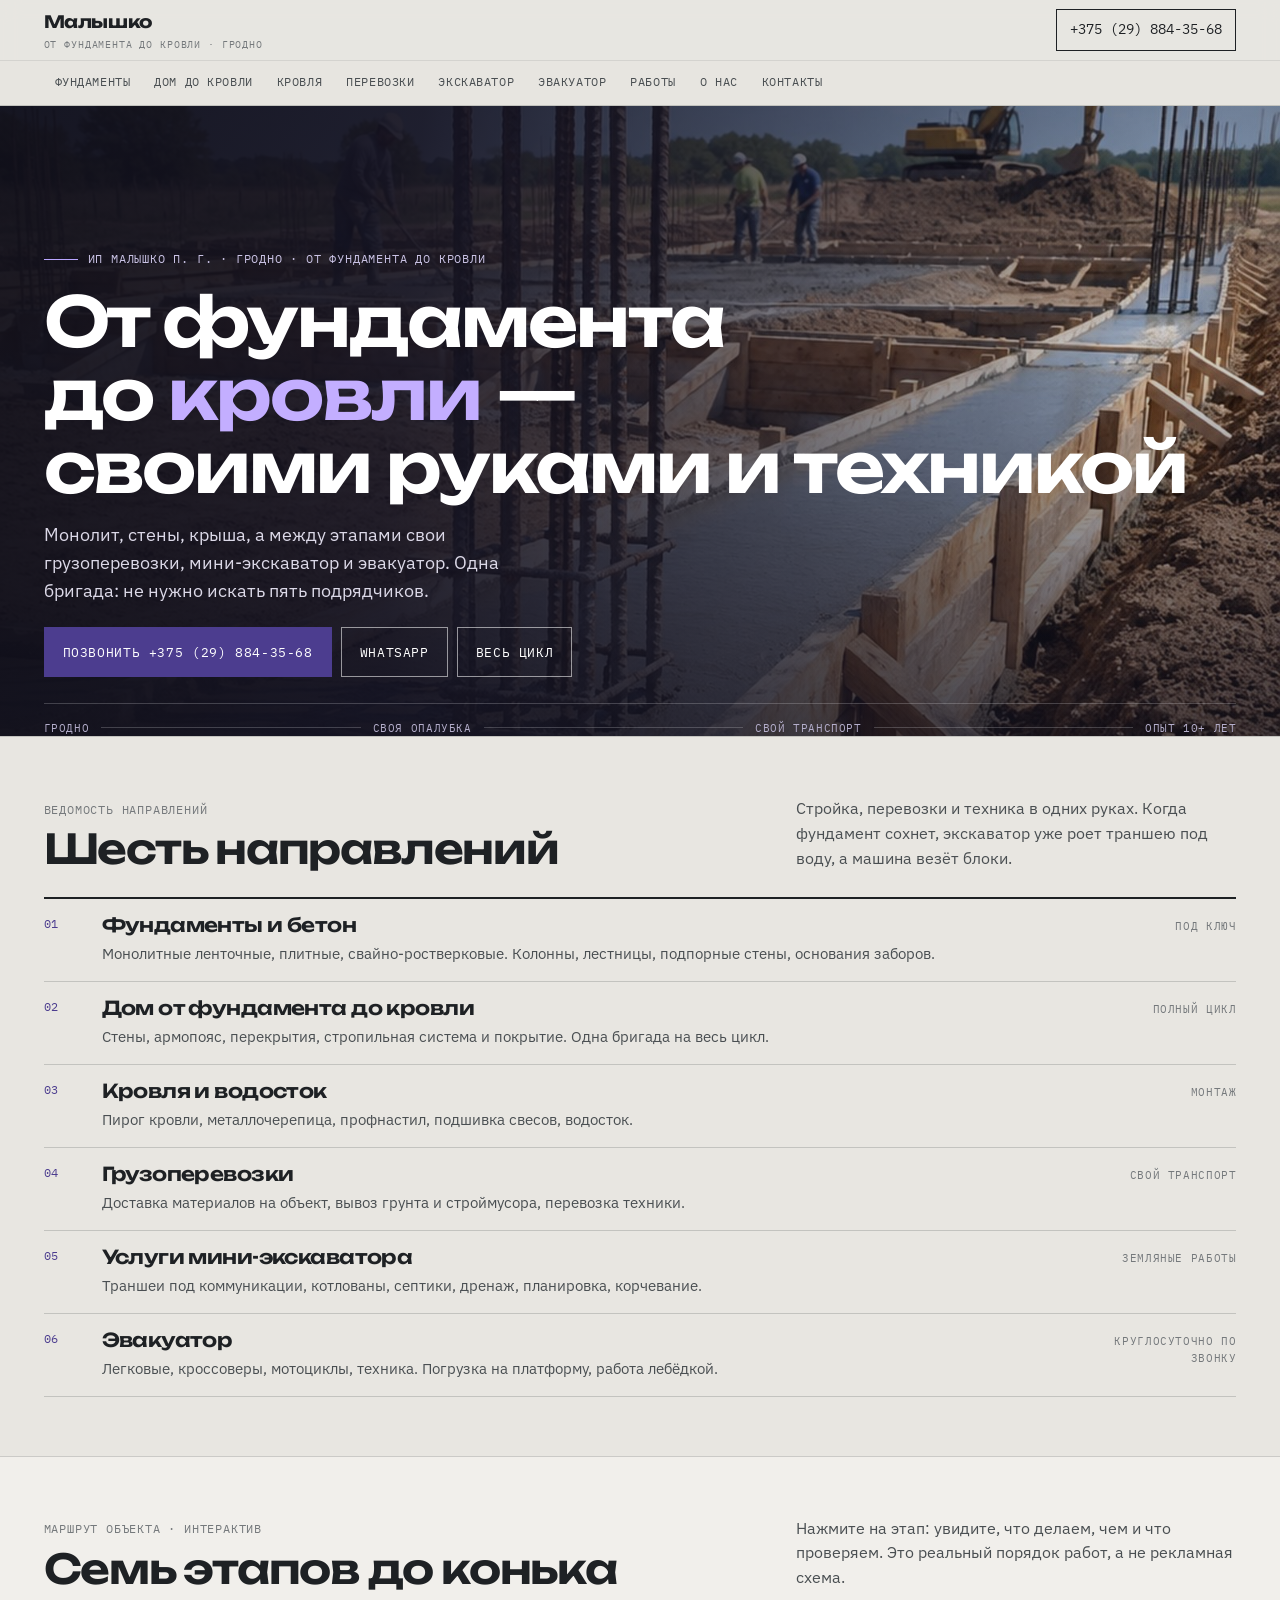
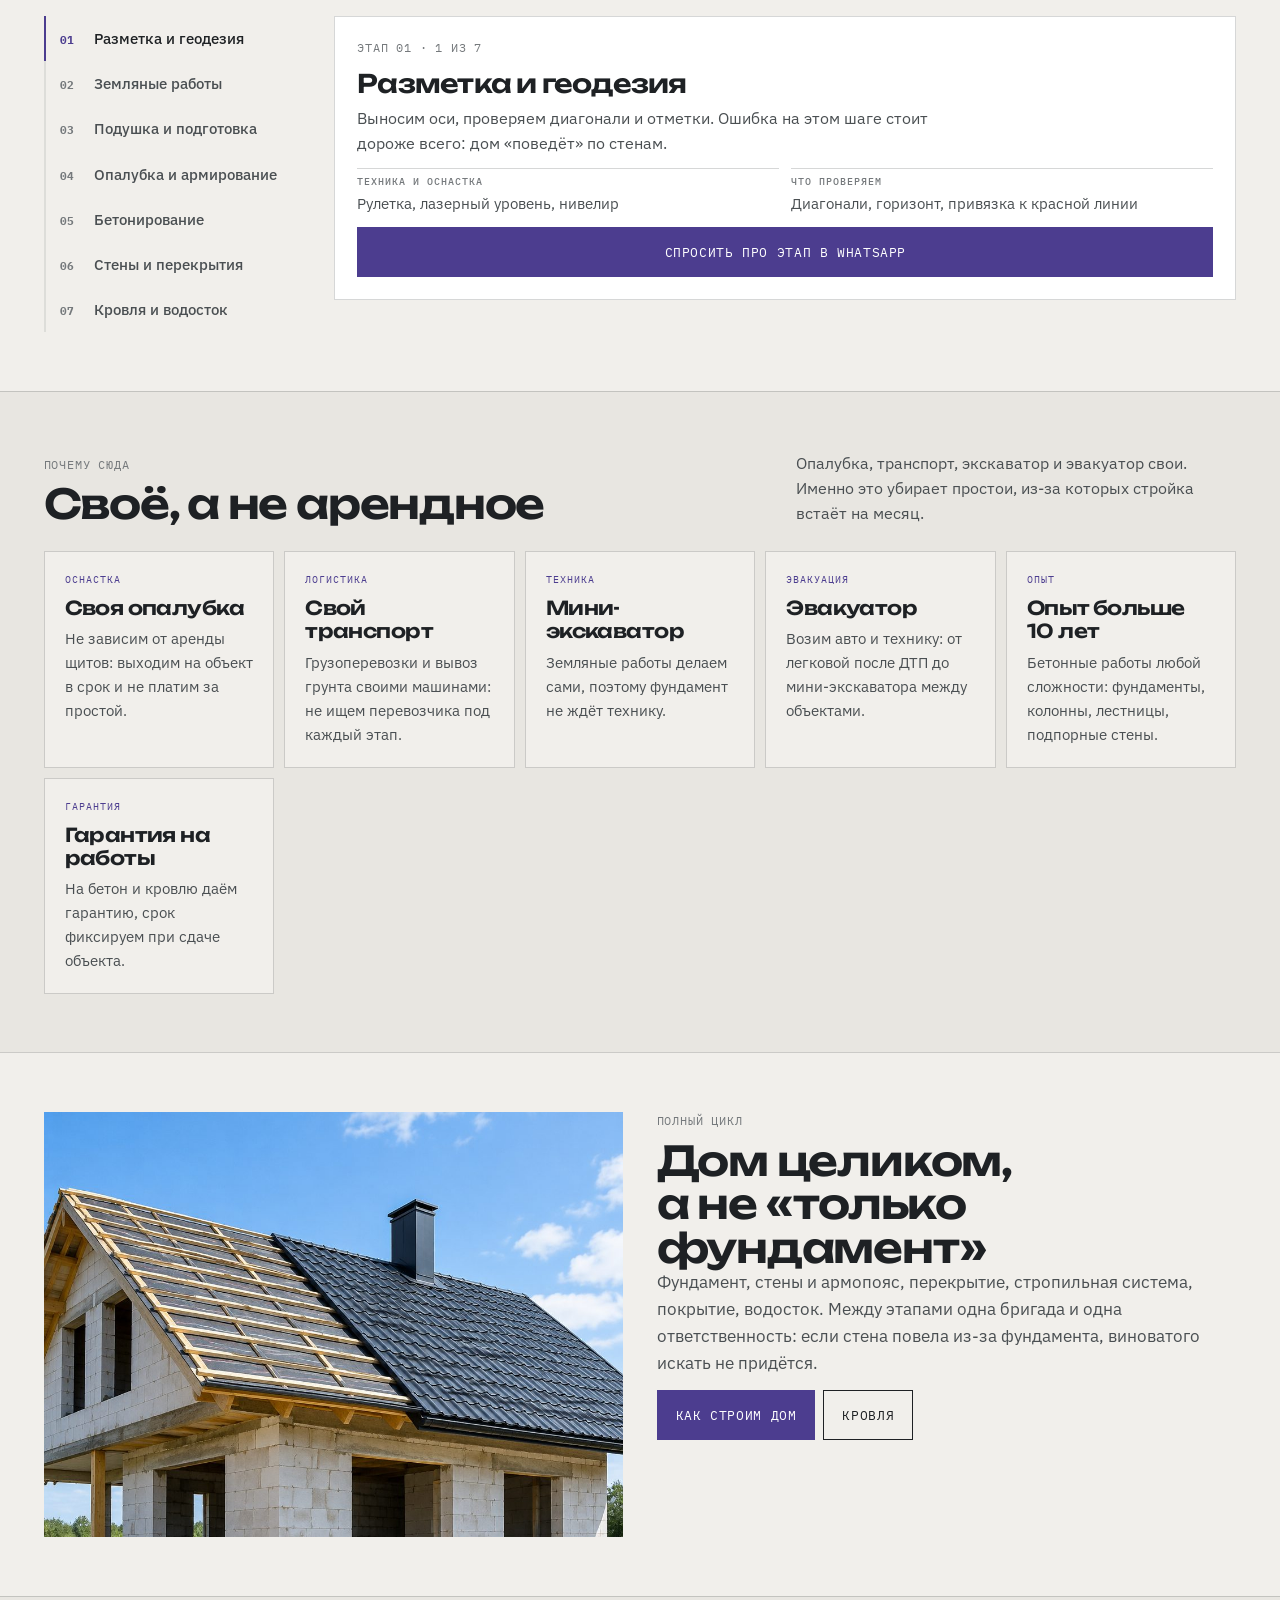
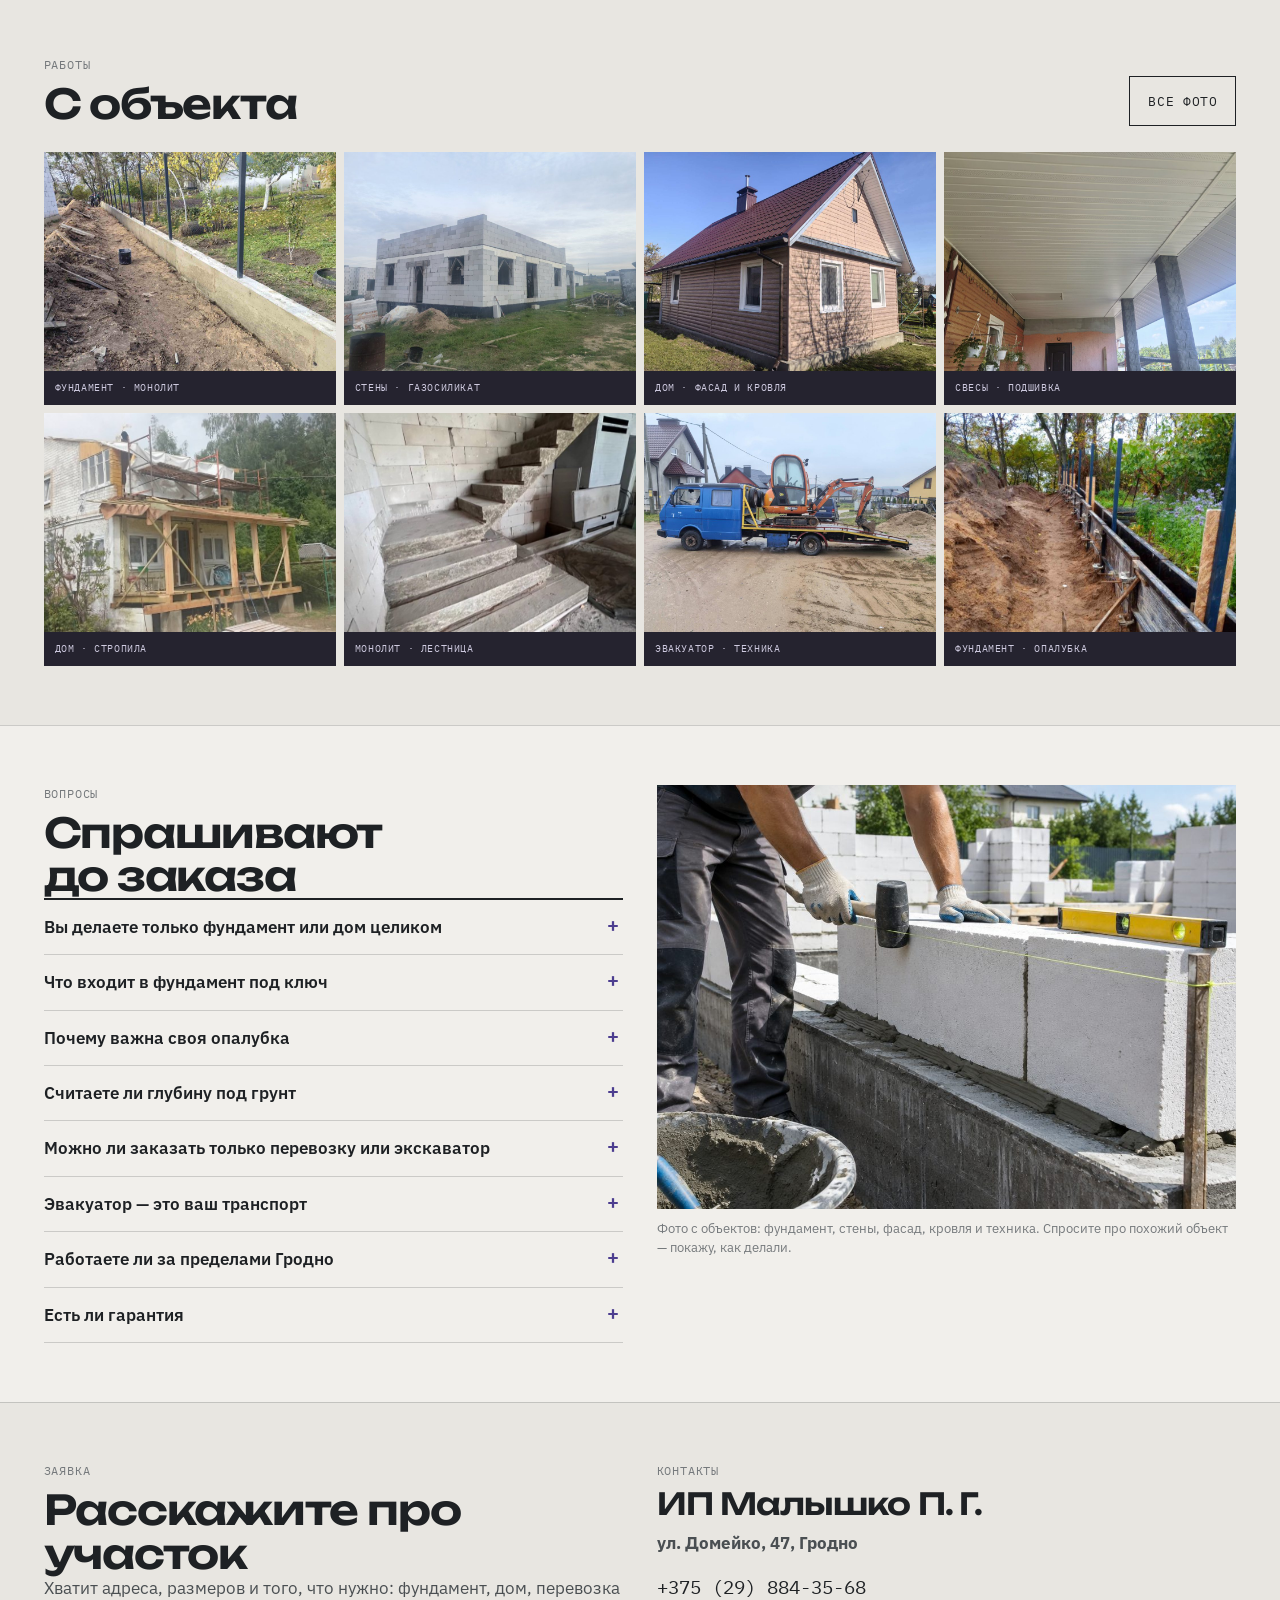
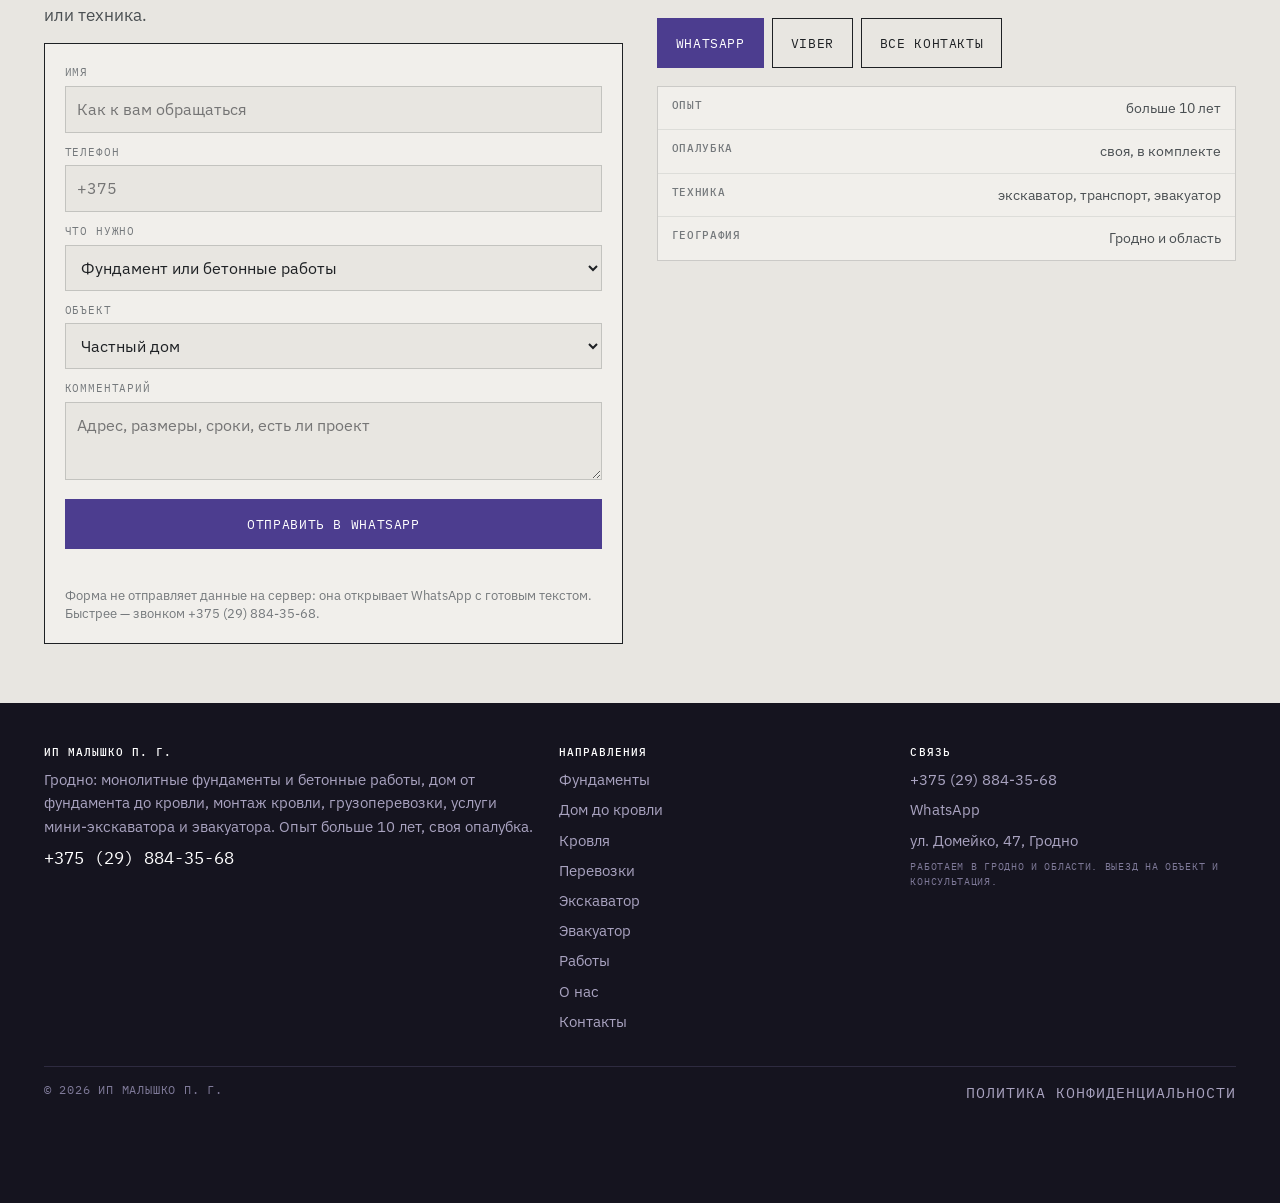
<file: index.html>
<!doctype html><html lang="ru"><head>
<meta charset="utf-8"><meta name="viewport" content="width=device-width,initial-scale=1">
<title>Фундаменты, дом до кровли, перевозки и эвакуатор — ИП Малышко, Гродно</title><meta name="description" content="ИП Малышко П.Г., Гродно: монолитные фундаменты и бетонные работы, дом от фундамента до кровли, монтаж кровли, грузоперевозки, мини-экскаватор, эвакуатор. Своя опалубка и техника, опыт больше 10 лет. +375 (29) 884-35-68.">
<meta property="og:title" content="Фундаменты, дом до кровли, перевозки и эвакуатор — ИП Малышко, Гродно"><meta property="og:description" content="ИП Малышко П.Г., Гродно: монолитные фундаменты и бетонные работы, дом от фундамента до кровли, монтаж кровли, грузоперевозки, мини-экскаватор, эвакуатор. Своя опалубка и техника, опыт больше 10 лет. +375 (29) 884-35-68.">
<meta property="og:type" content="website"><meta property="og:locale" content="ru_BY">
<link rel="icon" href="assets/img/favicon.svg" type="image/svg+xml">
<link rel="preconnect" href="https://fonts.googleapis.com"><link rel="preconnect" href="https://fonts.gstatic.com" crossorigin>
<link href="https://fonts.googleapis.com/css2?family=Unbounded:wght@400;600;700&family=IBM+Plex+Sans:wght@400;500;600&family=IBM+Plex+Mono:wght@400;500&display=swap" rel="stylesheet">
<style>
:root{--paper:#E8E6E1;--paper2:#F1EFEB;--ink:#1E2124;--ink2:#4A4F52;--ink3:#75797C;--line:rgba(30,33,36,.18);--line2:rgba(30,33,36,.09);
--blue:#4C3D8F;--blueBg:#191827;--blueLine:rgba(233,231,236,.22);--f-d:'Unbounded',Arial,sans-serif;--f-t:'IBM Plex Sans',Arial,sans-serif;--f-m:'IBM Plex Mono',monospace}
*{box-sizing:border-box}[hidden]{display:none!important}
body{margin:0;background:var(--paper);color:var(--ink);font:400 16px/1.6 var(--f-t);overflow-wrap:break-word}
img{max-width:100%;height:auto;display:block}
h1,h2,h3{font-family:var(--f-d);margin:0;font-weight:600;letter-spacing:-.03em;line-height:1.06;overflow-wrap:anywhere}
h1{font-size:clamp(2.05rem,5.4vw,4.6rem)}
.wrap{max-width:1440px;margin-inline:auto;padding-inline:clamp(16px,3.4vw,64px)}
.top{position:sticky;top:0;z-index:60;background:rgba(232,230,225,.96);border-bottom:1px solid var(--line)}
.top .in{display:flex;align-items:center;gap:14px;min-height:66px;min-width:0}
.top__row{display:flex;align-items:center;gap:12px;min-height:60px;min-width:0}
.top__sp{flex:1 1 auto;min-width:8px}
.navbar{border-top:1px solid var(--line2);background:rgba(232,230,225,.98)}
.navbar{position:relative}
.navbar::after{content:"";position:absolute;right:0;top:0;bottom:0;width:30px;pointer-events:none;
background:linear-gradient(90deg,rgba(232,230,225,0),rgba(232,230,225,.97))}
@media (min-width:860px){.navbar::after{display:none}}
.navbar__in{display:flex;align-items:center;gap:2px;overflow-x:auto;scrollbar-width:none;-ms-overflow-style:none}
.navbar a{flex:none;font-family:var(--f-m);font-size:11.5px;letter-spacing:.05em;text-transform:uppercase;padding:12px 11px;white-space:nowrap;border-bottom:2px solid transparent;color:var(--ink2)}
.navbar a[aria-current="page"]{color:var(--blue);border-color:var(--blue)}
.burger{display:none;margin-left:auto;width:44px;height:38px;border:1px solid var(--ink);background:none;flex-direction:column;gap:5px;align-items:center;justify-content:center;padding:0}
.burger span{width:20px;height:2px;background:var(--ink);display:block}
.btn{display:inline-flex;align-items:center;justify-content:center;font-family:var(--f-m);font-size:12.5px;letter-spacing:.05em;text-transform:uppercase;
padding:14px 18px;border:1px solid var(--ink);background:var(--ink);color:var(--paper)}
.btn--blue{background:var(--blue);border-color:var(--blue);color:#fff}
.btn--ghost{background:transparent;color:var(--ink)}
.btn--wg{background:transparent;color:#fff;border-color:rgba(255,255,255,.55)}
.btn--w{background:#fff;border-color:#fff;color:var(--ink)}
.hero{position:relative;overflow:hidden;background:#15141F;color:#fff}
.hero__bg{position:absolute;inset:0;width:100%;height:100%;object-fit:cover}
.hero__in{position:relative;z-index:2}
.drawer{position:fixed;inset:0;z-index:120;background:rgba(20,18,30,.62);display:flex;justify-content:flex-end;overflow-y:auto}
.drawer__in{width:min(420px,100%);background:var(--paper);min-height:100%;padding:16px 20px 30px;display:flex;flex-direction:column}
.fbar{position:fixed;left:0;right:0;bottom:0;z-index:70;display:none;gap:6px;padding:8px 10px;background:rgba(232,230,225,.98);border-top:1px solid var(--line)}
.fbar a{flex:1;text-align:center;padding:10px 4px;font-family:var(--f-m);font-size:10.5px;text-transform:uppercase;border:1px solid var(--ink);color:var(--ink)}
.fbar a:first-child{background:var(--blue);border-color:var(--blue);color:#fff}
@media (max-width:859px){.fbar{display:flex}body{padding-bottom:62px}}
@media (max-width:859px){.top .tel{display:none}.burger{display:flex}}
</style>
<link rel="stylesheet" href="assets/css/site.v2.css">
</head><body id="top">
<header class="top">
  <div class="wrap top__row">
    <a class="brand" href="index.html"><b>Малышко</b><span>от фундамента до кровли · Гродно</span></a>
    <span class="top__sp"></span>
    <a class="tel" href="tel:+375298843568">+375 (29) 884-35-68</a>
    <button class="burger" id="burger" aria-label="Меню" aria-expanded="false" aria-controls="drawer"><span></span><span></span><span></span></button>
  </div>
  <nav class="navbar" aria-label="Страницы сайта"><div class="wrap navbar__in"><a href="fundamenty.html">Фундаменты</a><a href="dom.html">Дом до кровли</a><a href="krovlya.html">Кровля</a><a href="gruzoperevozki.html">Перевозки</a><a href="miniekskavator.html">Экскаватор</a><a href="evakuator.html">Эвакуатор</a><a href="raboty.html">Работы</a><a href="o-kompanii.html">О нас</a><a href="kontakty.html">Контакты</a></div></nav>
</header>
<div class="drawer" id="drawer" hidden><div class="drawer__in" role="dialog" aria-modal="true" aria-label="Меню сайта">
  <div style="display:flex;align-items:center;justify-content:space-between;margin-bottom:10px">
    <span class="mono">Меню</span><button class="drawer__x" id="drawerClose" aria-label="Закрыть меню">×</button></div>
  <a class="dl" href="fundamenty.html">Фундаменты</a><a class="dl" href="dom.html">Дом до кровли</a><a class="dl" href="krovlya.html">Кровля</a><a class="dl" href="gruzoperevozki.html">Перевозки</a><a class="dl" href="miniekskavator.html">Экскаватор</a><a class="dl" href="evakuator.html">Эвакуатор</a><a class="dl" href="raboty.html">Работы</a><a class="dl" href="o-kompanii.html">О нас</a><a class="dl" href="kontakty.html">Контакты</a>
  <a class="dl" href="politika.html">Политика конфиденциальности</a>
  <a class="btn btn--blue" href="tel:+375298843568" style="margin-top:16px">+375 (29) 884-35-68</a>
  <a class="btn btn--ghost" href="https://wa.me/375298843568" target="_blank" rel="noopener" style="margin-top:8px">WhatsApp</a>
</div></div>

<main>
<section class="hero">
  <img class="hero__bg" src="assets/img/hero.jpg" alt="Монолитный фундамент с опалубкой и арматурой на стройке" fetchpriority="high">
  <div class="hero__in">
    <div class="tag"><i></i><span class="mono">ИП Малышко П. Г. · Гродно · от фундамента до кровли</span></div>
    <h1>От фундамента<br>до <em>кровли</em> —<br>своими руками и техникой</h1>
    <p class="hero__lead">Монолит, стены, крыша, а между этапами свои грузоперевозки, мини-экскаватор и эвакуатор. Одна бригада: не нужно искать пять подрядчиков.</p>
    <div class="hero__cta">
      <a class="btn btn--blue" href="tel:+375298843568">Позвонить +375 (29) 884-35-68</a>
      <a class="btn btn--wg" href="https://wa.me/375298843568" target="_blank" rel="noopener">WhatsApp</a>
      <a class="btn btn--wg" href="dom.html">Весь цикл</a>
    </div>
    <div class="dims">
  <span>Гродно</span><span class="l"></span><span>своя опалубка</span><span class="l"></span>
  <span>свой транспорт</span><span class="l"></span><span>опыт 10+ лет</span>
</div>
  </div>
</section>

<section class="sec"><div class="wrap">
  <div class="shead"><div><p class="mono" style="margin-bottom:8px">Ведомость направлений</p><h2>Шесть направлений</h2></div>
    <p>Стройка, перевозки и техника в одних руках. Когда фундамент сохнет, экскаватор уже роет траншею под воду, а машина везёт блоки.</p></div>
  <div class="vd"><div class="row"><span class="n">01</span><div><h3><a href="fundamenty.html">Фундаменты и бетон</a></h3><p>Монолитные ленточные, плитные, свайно-ростверковые. Колонны, лестницы, подпорные стены, основания заборов.</p></div><span class="u">под ключ</span></div><div class="row"><span class="n">02</span><div><h3><a href="dom.html">Дом от фундамента до кровли</a></h3><p>Стены, армопояс, перекрытия, стропильная система и покрытие. Одна бригада на весь цикл.</p></div><span class="u">полный цикл</span></div><div class="row"><span class="n">03</span><div><h3><a href="krovlya.html">Кровля и водосток</a></h3><p>Пирог кровли, металлочерепица, профнастил, подшивка свесов, водосток.</p></div><span class="u">монтаж</span></div><div class="row"><span class="n">04</span><div><h3><a href="gruzoperevozki.html">Грузоперевозки</a></h3><p>Доставка материалов на объект, вывоз грунта и строймусора, перевозка техники.</p></div><span class="u">свой транспорт</span></div><div class="row"><span class="n">05</span><div><h3><a href="miniekskavator.html">Услуги мини-экскаватора</a></h3><p>Траншеи под коммуникации, котлованы, септики, дренаж, планировка, корчевание.</p></div><span class="u">земляные работы</span></div><div class="row"><span class="n">06</span><div><h3><a href="evakuator.html">Эвакуатор</a></h3><p>Легковые, кроссоверы, мотоциклы, техника. Погрузка на платформу, работа лебёдкой.</p></div><span class="u">круглосуточно по звонку</span></div></div>
</div></section>

<section class="sec sec--white"><div class="wrap">
  <div class="shead"><div><p class="mono" style="margin-bottom:8px">Маршрут объекта · интерактив</p><h2>Семь этапов до конька</h2></div>
    <p>Нажмите на этап: увидите, что делаем, чем и что проверяем. Это реальный порядок работ, а не рекламная схема.</p></div>
  <div class="route" id="route">
  <div class="route__list" role="tablist" aria-label="Этапы работ"><button type="button" data-i="0" aria-pressed="true"><b>01</b><span>Разметка и геодезия</span></button><button type="button" data-i="1" aria-pressed="false"><b>02</b><span>Земляные работы</span></button><button type="button" data-i="2" aria-pressed="false"><b>03</b><span>Подушка и подготовка</span></button><button type="button" data-i="3" aria-pressed="false"><b>04</b><span>Опалубка и армирование</span></button><button type="button" data-i="4" aria-pressed="false"><b>05</b><span>Бетонирование</span></button><button type="button" data-i="5" aria-pressed="false"><b>06</b><span>Стены и перекрытия</span></button><button type="button" data-i="6" aria-pressed="false"><b>07</b><span>Кровля и водосток</span></button></div>
  <div class="route__out" aria-live="polite">
    <span class="mono" id="rt-kick">Этап 01 · разрезы</span>
    <h3 id="rt-title"></h3>
    <p class="lead" id="rt-desc" style="font-size:15.5px"></p>
    <div class="route__grid">
      <div><h4>Техника и оснастка</h4><p id="rt-tech"></p></div>
      <div><h4>Что проверяем</h4><p id="rt-check"></p></div>
    </div>
    <a class="btn btn--blue" id="rt-cta" href="https://wa.me/375298843568" target="_blank" rel="noopener" style="width:100%">Спросить про этап в WhatsApp</a>
  </div>
  <script type="application/json" id="routeData">[{"n": "01", "t": "Разметка и геодезия", "d": "Выносим оси, проверяем диагонали и отметки. Ошибка на этом шаге стоит дороже всего: дом «поведёт» по стенам.", "tech": "Рулетка, лазерный уровень, нивелир", "check": "Диагонали, горизонт, привязка к красной линии"}, {"n": "02", "t": "Земляные работы", "d": "Снимаем плодородный слой, роем траншею или котлован под плиту, вывозим грунт.", "tech": "Мини-экскаватор, грузовой транспорт", "check": "Глубина по грунту и промерзанию, а не «как у соседа»"}, {"n": "03", "t": "Подушка и подготовка", "d": "Песчано-гравийная подушка с послойным уплотнением, геотекстиль, подбетонка при необходимости.", "tech": "Виброплита, геотекстиль", "check": "Плотность подушки и отсутствие воды в основании"}, {"n": "04", "t": "Опалубка и армирование", "d": "Своя щитовая опалубка: не зависим от аренды и не простаиваем. Вяжем каркас по проекту, ставим закладные.", "tech": "Своя опалубка, вязальный крючок", "check": "Защитный слой бетона, шаг хомутов, закладные под коммуникации"}, {"n": "05", "t": "Бетонирование", "d": "Принимаем бетон, укладываем слоями, вибрируем, ухаживаем за набором прочности.", "tech": "Глубинный вибратор", "check": "Подвижность смеси, отсутствие раковин, уход за бетоном"}, {"n": "06", "t": "Стены и перекрытия", "d": "Кладка из блока или кирпича, монолитные участки, армопояс, перекрытие.", "tech": "Миксер, бетононасос по необходимости", "check": "Армопояс и перевязка, монолитные узлы"}, {"n": "07", "t": "Кровля и водосток", "d": "Стропильная система, пирог кровли, покрытие, водосток, подшивка свесов.", "tech": "Своя бригада, леса", "check": "Вентиляция подкровельного пространства, нахлёсты, крепёж"}]</script>
</div>
</div></section>

<section class="sec"><div class="wrap">
  <div class="shead"><div><p class="mono" style="margin-bottom:8px">Почему сюда</p><h2>Своё, а не арендное</h2></div>
    <p>Опалубка, транспорт, экскаватор и эвакуатор свои. Именно это убирает простои, из-за которых стройка встаёт на месяц.</p></div>
  <div class="g3"><div class="card"><span class="card__t">Оснастка</span><h3>Своя опалубка</h3><p>Не зависим от аренды щитов: выходим на объект в срок и не платим за простой.</p></div><div class="card"><span class="card__t">Логистика</span><h3>Свой транспорт</h3><p>Грузоперевозки и вывоз грунта своими машинами: не ищем перевозчика под каждый этап.</p></div><div class="card"><span class="card__t">Техника</span><h3>Мини-экскаватор</h3><p>Земляные работы делаем сами, поэтому фундамент не ждёт технику.</p></div><div class="card"><span class="card__t">Эвакуация</span><h3>Эвакуатор</h3><p>Возим авто и технику: от легковой после ДТП до мини-экскаватора между объектами.</p></div><div class="card"><span class="card__t">Опыт</span><h3>Опыт больше 10 лет</h3><p>Бетонные работы любой сложности: фундаменты, колонны, лестницы, подпорные стены.</p></div><div class="card"><span class="card__t">Гарантия</span><h3>Гарантия на работы</h3><p>На бетон и кровлю даём гарантию, срок фиксируем при сдаче объекта.</p></div></div>
</div></section>

<section class="sec sec--white"><div class="wrap split">
  <div><img src="assets/img/roof.jpg" alt="Готовый дом с кровлей из металлочерепицы" loading="lazy"></div>
  <div><p class="mono" style="margin-bottom:8px">Полный цикл</p><h2>Дом целиком,<br>а не «только фундамент»</h2>
    <p class="lead" style="margin-bottom:12px">Фундамент, стены и армопояс, перекрытие, стропильная система, покрытие, водосток. Между этапами одна бригада и одна ответственность: если стена повела из-за фундамента, виноватого искать не придётся.</p>
    <div style="display:flex;flex-wrap:wrap;gap:8px"><a class="btn btn--blue" href="dom.html">Как строим дом</a><a class="btn btn--ghost" href="krovlya.html">Кровля</a></div>
  </div>
</div></section>

<section class="sec"><div class="wrap">
  <div class="shead"><div><p class="mono" style="margin-bottom:8px">Работы</p><h2>С объекта</h2></div>
    <a class="btn btn--ghost" href="raboty.html">Все фото</a></div>
  <div class="gal">
    <figure><img src="assets/img/foundation-wall.jpg" alt="Монолитный фундамент с закладными" loading="lazy"><figcaption>Фундамент · монолит</figcaption></figure>
    <figure><img src="assets/img/blocks.jpg" alt="Стены из газосиликатных блоков на объекте" loading="lazy"><figcaption>Стены · газосиликат</figcaption></figure>
    <figure><img src="assets/img/house-siding.jpg" alt="Дом с сайдингом и металлической кровлей" loading="lazy"><figcaption>Дом · фасад и кровля</figcaption></figure>
    <figure><img src="assets/img/soffit.jpg" alt="Подшивка потолка террасы и свесов" loading="lazy"><figcaption>Свесы · подшивка</figcaption></figure>
    <figure><img src="assets/img/dom-stropila.jpg" alt="Дом на этапе стропил" loading="lazy"><figcaption>Дом · стропила</figcaption></figure>
    <figure><img src="assets/img/lestnica.jpg" alt="Монолитная лестница" loading="lazy"><figcaption>Монолит · лестница</figcaption></figure>
    <figure><img src="assets/img/tow-jcb.jpg" alt="Эвакуатор перевозит мини-экскаватор" loading="lazy"><figcaption>Эвакуатор · техника</figcaption></figure>
    <figure><img src="assets/img/formwork.jpg" alt="Опалубка в траншее под ленточный фундамент" loading="lazy"><figcaption>Фундамент · опалубка</figcaption></figure>
  </div>
</div></section>

<section class="sec sec--white"><div class="wrap split">
  <div><p class="mono" style="margin-bottom:8px">Вопросы</p><h2>Спрашивают<br>до заказа</h2><div class="acc"><details><summary>Вы делаете только фундамент или дом целиком</summary><p>И то, и другое. Можем залить фундамент и уйти, а можем вести объект до кровли: стены, армопояс, перекрытие, стропила, покрытие, водосток. Одной бригадой проще: не нужно пересдавать объект между подрядчиками.</p></details><details><summary>Что входит в фундамент под ключ</summary><p>Разметка, земляные работы, подушка, опалубка, армирование, заливка, уход за бетоном и распалубка. Грунт вывозим своим транспортом.</p></details><details><summary>Почему важна своя опалубка</summary><p>Аренда щитов — это простой в графике и доплата за дни. Со своей опалубкой мы выходим на объект в срок и не зависим от того, когда её привезут.</p></details><details><summary>Считаете ли глубину под грунт</summary><p>Да. Заглубление зависит от грунта, уровня грунтовых вод и промерзания, а не от «стандарта». Поэтому сначала смотрим участок.</p></details><details><summary>Можно ли заказать только перевозку или экскаватор</summary><p>Да, направления работают и отдельно. Часто так и удобнее: техника уже на объекте, когда начинается фундамент.</p></details><details><summary>Эвакуатор — это ваш транспорт</summary><p>Да, свой эвакуатор. Возим легковые, кроссоверы, мотоциклы и технику. Скажите, что с машиной: от этого зависит способ погрузки.</p></details><details><summary>Работаете ли за пределами Гродно</summary><p>Гродно и область. Дальние объекты и перевозки обсуждаем отдельно: зависит от расстояния и загрузки.</p></details><details><summary>Есть ли гарантия</summary><p>На бетонные работы и кровлю даём гарантию, срок фиксируем при сдаче объекта.</p></details></div></div>
  <div><img src="assets/img/walls.jpg" alt="Стены дома" loading="lazy">
    <p class="fine" style="margin-top:10px">Фото с объектов: фундамент, стены, фасад, кровля и техника. Спросите про похожий объект — покажу, как делали.</p></div>
</div></section>

<section class="sec"><div class="wrap split">
  <div><p class="mono" style="margin-bottom:8px">Заявка</p><h2>Расскажите про участок</h2>
    <p class="lead" style="margin-bottom:14px">Хватит адреса, размеров и того, что нужно: фундамент, дом, перевозка или техника.</p><form class="form" id="leadForm" novalidate>
  <div><label for="f-name">Имя</label><input id="f-name" name="name" type="text" autocomplete="name" placeholder="Как к вам обращаться"></div>
  <div><label for="f-phone">Телефон</label><input id="f-phone" name="phone" type="tel" autocomplete="tel" placeholder="+375"></div>
  <div><label for="f-job">Что нужно</label><select id="f-job" name="job">
    <option>Фундамент или бетонные работы</option><option>Дом от фундамента до кровли</option><option>Монтаж кровли</option>
    <option>Грузоперевозки</option><option>Мини-экскаватор</option><option>Эвакуатор</option><option>Другое</option></select></div>
  <div><label for="f-obj">Объект</label><select id="f-obj" name="obj">
    <option>Частный дом</option><option>Дачный дом</option><option>Гараж или хозпостройка</option><option>Коммерческий объект</option></select></div>
  <div><label for="f-msg">Комментарий</label><textarea id="f-msg" name="msg" placeholder="Адрес, размеры, сроки, есть ли проект"></textarea></div>
  <button class="btn btn--blue" type="submit">Отправить в WhatsApp</button>
  <p class="form__msg" id="formMsg" role="status" aria-live="polite"></p>
  <p class="fine">Форма не отправляет данные на сервер: она открывает WhatsApp с готовым текстом. Быстрее — звонком +375 (29) 884-35-68.</p>
</form></div>
  <div><p class="mono" style="margin-bottom:8px">Контакты</p><h2 style="font-size:clamp(1.3rem,2.4vw,1.9rem)">ИП Малышко П. Г.</h2>
    <p class="lead" style="margin:10px 0 4px"><strong>ул. Домейко, 47, Гродно</strong></p>
    <a href="tel:+375298843568" style="display:inline-block;font-family:var(--f-m);font-size:19px;margin:10px 0">+375 (29) 884-35-68</a>
    <div style="display:flex;flex-wrap:wrap;gap:8px;margin-top:6px">
      <a class="btn btn--blue" href="https://wa.me/375298843568" target="_blank" rel="noopener">WhatsApp</a>
      <a class="btn btn--ghost" href="viber://chat?number=%2B375298843568">Viber</a>
      <a class="btn btn--ghost" href="kontakty.html">Все контакты</a></div>
    <div class="pass" style="margin-top:18px">
      <div class="r"><b>Опыт</b><span>больше 10 лет</span></div>
      <div class="r"><b>Опалубка</b><span>своя, в комплекте</span></div>
      <div class="r"><b>Техника</b><span>экскаватор, транспорт, эвакуатор</span></div>
      <div class="r"><b>География</b><span>Гродно и область</span></div>
    </div></div>
</div></section>
</main>
<footer class="foot"><div class="wrap foot__in">
  <div><h4>ИП Малышко П. Г.</h4>
    <p>Гродно: монолитные фундаменты и бетонные работы, дом от фундамента до кровли, монтаж кровли, грузоперевозки, услуги мини-экскаватора и эвакуатора. Опыт больше 10 лет, своя опалубка.</p>
    <a href="tel:+375298843568" style="font-family:var(--f-m);font-size:17px;color:#fff">+375 (29) 884-35-68</a></div>
  <div><h4>Направления</h4><a href="fundamenty.html">Фундаменты</a><a href="dom.html">Дом до кровли</a><a href="krovlya.html">Кровля</a><a href="gruzoperevozki.html">Перевозки</a><a href="miniekskavator.html">Экскаватор</a><a href="evakuator.html">Эвакуатор</a><a href="raboty.html">Работы</a><a href="o-kompanii.html">О нас</a><a href="kontakty.html">Контакты</a></div>
  <div><h4>Связь</h4><a href="tel:+375298843568">+375 (29) 884-35-68</a><a href="https://wa.me/375298843568" target="_blank" rel="noopener">WhatsApp</a>
    <p>ул. Домейко, 47, Гродно</p><p class="mono" style="color:#7F7A99;font-size:10px;line-height:1.5">Работаем в Гродно и области. Выезд на объект и консультация.</p></div>
  <div class="foot__bt"><span class="mono" style="color:#7F7A99">© 2026 ИП Малышко П. Г.</span>
    <a href="politika.html" class="mono" style="color:#A9A3C0">Политика конфиденциальности</a></div>
</div></footer>
<div class="fbar">
  <a href="tel:+375298843568">Позвонить</a>
  <a href="https://wa.me/375298843568" target="_blank" rel="noopener">WhatsApp</a>
  <a href="viber://chat?number=%2B375298843568">Viber</a>
  <a href="https://t.me/+375298843568" target="_blank" rel="noopener">Telegram</a>
</div>
<script src="assets/js/main.v2.js" defer></script>
</body></html>
</file>
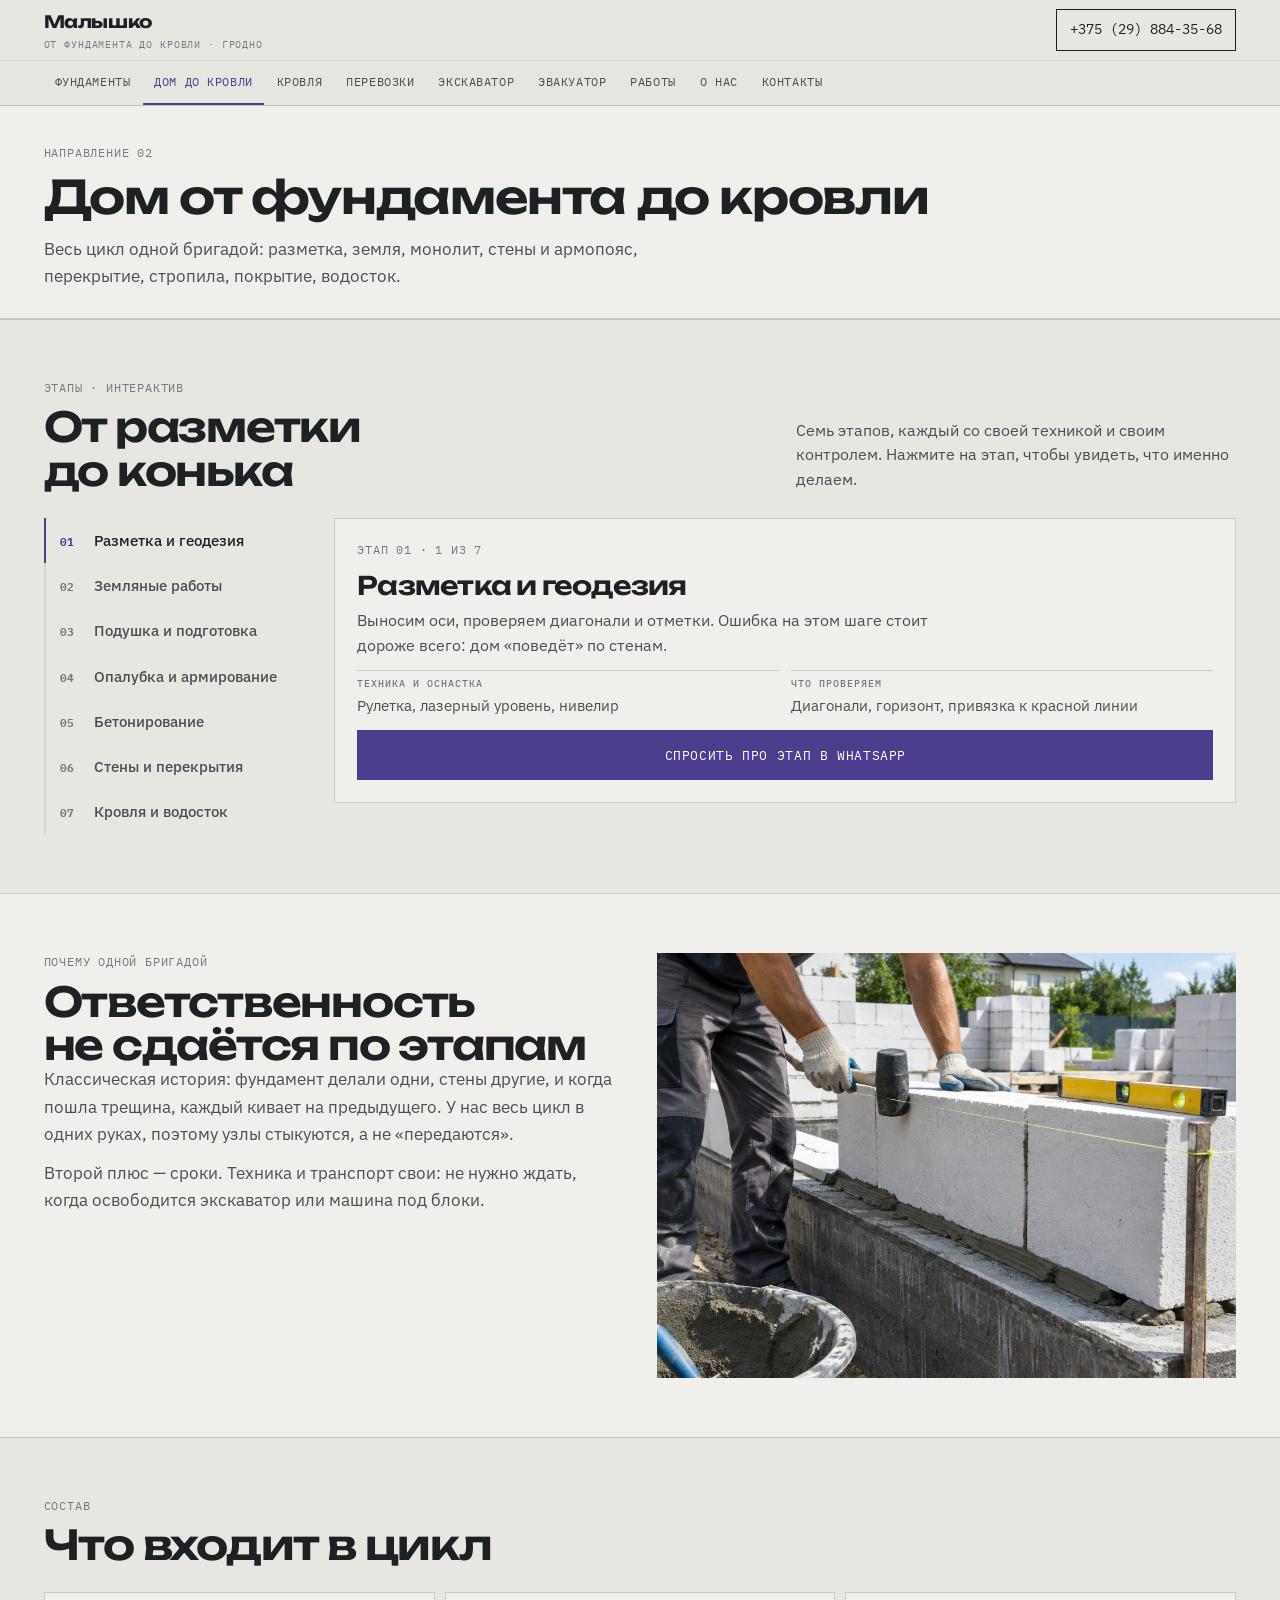
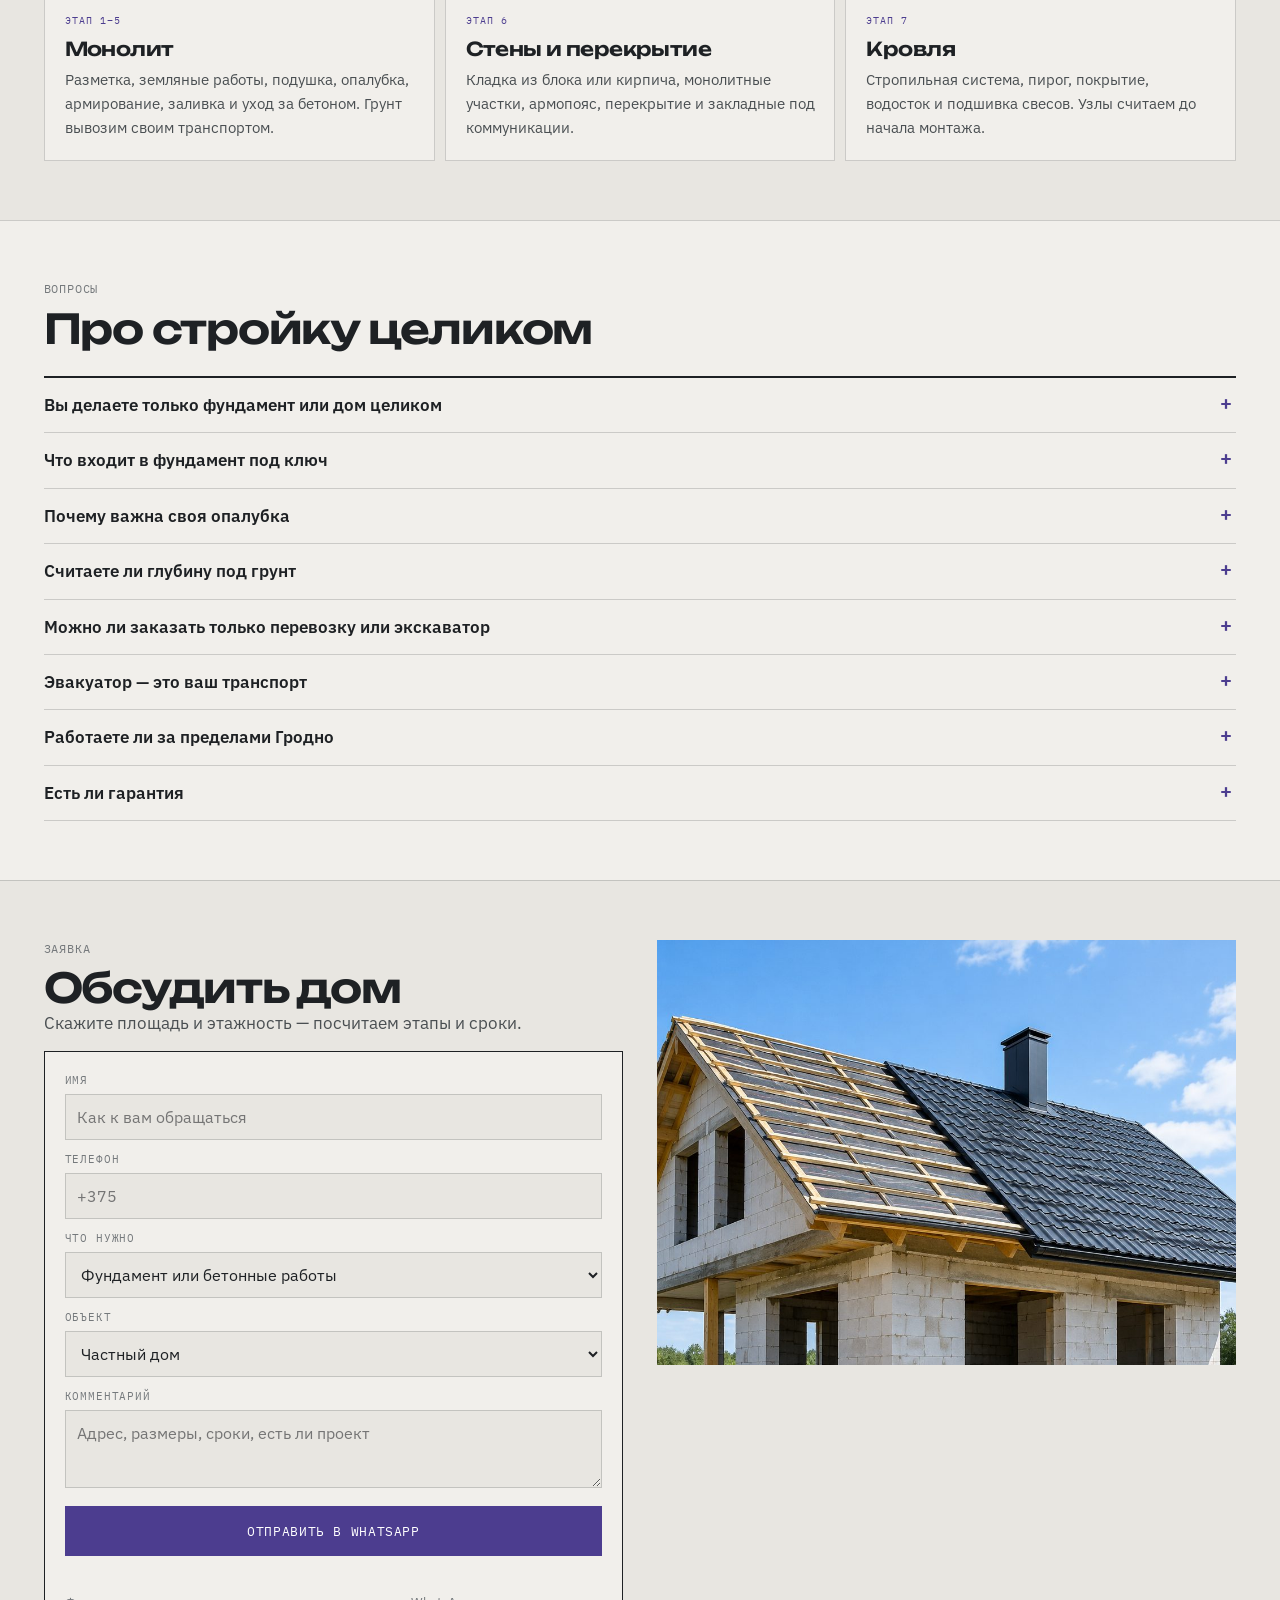
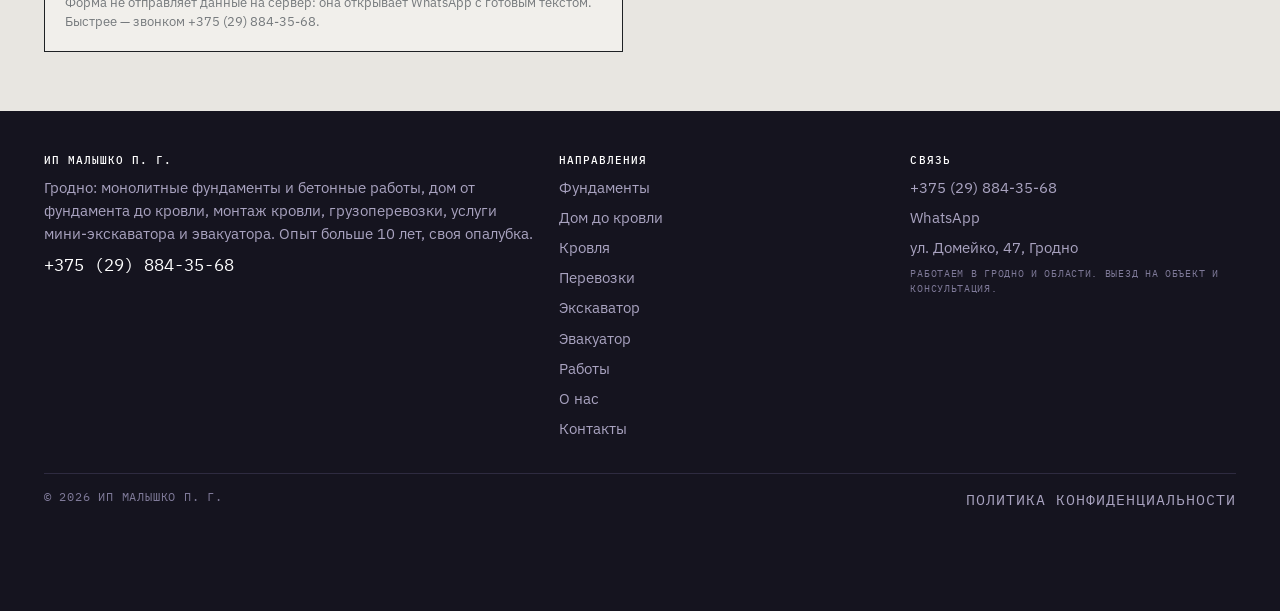
<file: dom.html>
<!doctype html><html lang="ru"><head>
<meta charset="utf-8"><meta name="viewport" content="width=device-width,initial-scale=1">
<title>Дом от фундамента до кровли в Гродно — одна бригада | Малышко</title><meta name="description" content="Строительство дома от фундамента до кровли: земляные работы, монолит, стены, армопояс, перекрытия, стропила, покрытие и водосток. Гродно и область.">
<meta property="og:title" content="Дом от фундамента до кровли в Гродно — одна бригада | Малышко"><meta property="og:description" content="Строительство дома от фундамента до кровли: земляные работы, монолит, стены, армопояс, перекрытия, стропила, покрытие и водосток. Гродно и область.">
<meta property="og:type" content="website"><meta property="og:locale" content="ru_BY">
<link rel="icon" href="assets/img/favicon.svg" type="image/svg+xml">
<link rel="preconnect" href="https://fonts.googleapis.com"><link rel="preconnect" href="https://fonts.gstatic.com" crossorigin>
<link href="https://fonts.googleapis.com/css2?family=Unbounded:wght@400;600;700&family=IBM+Plex+Sans:wght@400;500;600&family=IBM+Plex+Mono:wght@400;500&display=swap" rel="stylesheet">
<style>
:root{--paper:#E8E6E1;--paper2:#F1EFEB;--ink:#1E2124;--ink2:#4A4F52;--ink3:#75797C;--line:rgba(30,33,36,.18);--line2:rgba(30,33,36,.09);
--blue:#4C3D8F;--blueBg:#191827;--blueLine:rgba(233,231,236,.22);--f-d:'Unbounded',Arial,sans-serif;--f-t:'IBM Plex Sans',Arial,sans-serif;--f-m:'IBM Plex Mono',monospace}
*{box-sizing:border-box}[hidden]{display:none!important}
body{margin:0;background:var(--paper);color:var(--ink);font:400 16px/1.6 var(--f-t);overflow-wrap:break-word}
img{max-width:100%;height:auto;display:block}
h1,h2,h3{font-family:var(--f-d);margin:0;font-weight:600;letter-spacing:-.03em;line-height:1.06;overflow-wrap:anywhere}
h1{font-size:clamp(2.05rem,5.4vw,4.6rem)}
.wrap{max-width:1440px;margin-inline:auto;padding-inline:clamp(16px,3.4vw,64px)}
.top{position:sticky;top:0;z-index:60;background:rgba(232,230,225,.96);border-bottom:1px solid var(--line)}
.top .in{display:flex;align-items:center;gap:14px;min-height:66px;min-width:0}
.top__row{display:flex;align-items:center;gap:12px;min-height:60px;min-width:0}
.top__sp{flex:1 1 auto;min-width:8px}
.navbar{border-top:1px solid var(--line2);background:rgba(232,230,225,.98)}
.navbar{position:relative}
.navbar::after{content:"";position:absolute;right:0;top:0;bottom:0;width:30px;pointer-events:none;
background:linear-gradient(90deg,rgba(232,230,225,0),rgba(232,230,225,.97))}
@media (min-width:860px){.navbar::after{display:none}}
.navbar__in{display:flex;align-items:center;gap:2px;overflow-x:auto;scrollbar-width:none;-ms-overflow-style:none}
.navbar a{flex:none;font-family:var(--f-m);font-size:11.5px;letter-spacing:.05em;text-transform:uppercase;padding:12px 11px;white-space:nowrap;border-bottom:2px solid transparent;color:var(--ink2)}
.navbar a[aria-current="page"]{color:var(--blue);border-color:var(--blue)}
.burger{display:none;margin-left:auto;width:44px;height:38px;border:1px solid var(--ink);background:none;flex-direction:column;gap:5px;align-items:center;justify-content:center;padding:0}
.burger span{width:20px;height:2px;background:var(--ink);display:block}
.btn{display:inline-flex;align-items:center;justify-content:center;font-family:var(--f-m);font-size:12.5px;letter-spacing:.05em;text-transform:uppercase;
padding:14px 18px;border:1px solid var(--ink);background:var(--ink);color:var(--paper)}
.btn--blue{background:var(--blue);border-color:var(--blue);color:#fff}
.btn--ghost{background:transparent;color:var(--ink)}
.btn--wg{background:transparent;color:#fff;border-color:rgba(255,255,255,.55)}
.btn--w{background:#fff;border-color:#fff;color:var(--ink)}
.hero{position:relative;overflow:hidden;background:#15141F;color:#fff}
.hero__bg{position:absolute;inset:0;width:100%;height:100%;object-fit:cover}
.hero__in{position:relative;z-index:2}
.drawer{position:fixed;inset:0;z-index:120;background:rgba(20,18,30,.62);display:flex;justify-content:flex-end;overflow-y:auto}
.drawer__in{width:min(420px,100%);background:var(--paper);min-height:100%;padding:16px 20px 30px;display:flex;flex-direction:column}
.fbar{position:fixed;left:0;right:0;bottom:0;z-index:70;display:none;gap:6px;padding:8px 10px;background:rgba(232,230,225,.98);border-top:1px solid var(--line)}
.fbar a{flex:1;text-align:center;padding:10px 4px;font-family:var(--f-m);font-size:10.5px;text-transform:uppercase;border:1px solid var(--ink);color:var(--ink)}
.fbar a:first-child{background:var(--blue);border-color:var(--blue);color:#fff}
@media (max-width:859px){.fbar{display:flex}body{padding-bottom:62px}}
@media (max-width:859px){.top .tel{display:none}.burger{display:flex}}
</style>
<link rel="stylesheet" href="assets/css/site.v2.css">
</head><body id="top">
<header class="top">
  <div class="wrap top__row">
    <a class="brand" href="index.html"><b>Малышко</b><span>от фундамента до кровли · Гродно</span></a>
    <span class="top__sp"></span>
    <a class="tel" href="tel:+375298843568">+375 (29) 884-35-68</a>
    <button class="burger" id="burger" aria-label="Меню" aria-expanded="false" aria-controls="drawer"><span></span><span></span><span></span></button>
  </div>
  <nav class="navbar" aria-label="Страницы сайта"><div class="wrap navbar__in"><a href="fundamenty.html">Фундаменты</a><a href="dom.html" aria-current="page">Дом до кровли</a><a href="krovlya.html">Кровля</a><a href="gruzoperevozki.html">Перевозки</a><a href="miniekskavator.html">Экскаватор</a><a href="evakuator.html">Эвакуатор</a><a href="raboty.html">Работы</a><a href="o-kompanii.html">О нас</a><a href="kontakty.html">Контакты</a></div></nav>
</header>
<div class="drawer" id="drawer" hidden><div class="drawer__in" role="dialog" aria-modal="true" aria-label="Меню сайта">
  <div style="display:flex;align-items:center;justify-content:space-between;margin-bottom:10px">
    <span class="mono">Меню</span><button class="drawer__x" id="drawerClose" aria-label="Закрыть меню">×</button></div>
  <a class="dl" href="fundamenty.html">Фундаменты</a><a class="dl" href="dom.html">Дом до кровли</a><a class="dl" href="krovlya.html">Кровля</a><a class="dl" href="gruzoperevozki.html">Перевозки</a><a class="dl" href="miniekskavator.html">Экскаватор</a><a class="dl" href="evakuator.html">Эвакуатор</a><a class="dl" href="raboty.html">Работы</a><a class="dl" href="o-kompanii.html">О нас</a><a class="dl" href="kontakty.html">Контакты</a>
  <a class="dl" href="politika.html">Политика конфиденциальности</a>
  <a class="btn btn--blue" href="tel:+375298843568" style="margin-top:16px">+375 (29) 884-35-68</a>
  <a class="btn btn--ghost" href="https://wa.me/375298843568" target="_blank" rel="noopener" style="margin-top:8px">WhatsApp</a>
</div></div>

<section style="padding:38px 0 28px;border-bottom:1px solid var(--line);background:var(--paper2)">
<div class="wrap"><p class="mono" style="margin-bottom:10px">Направление 02</p><h1 style="font-size:clamp(1.7rem,3.6vw,3rem)">Дом от фундамента до кровли</h1>
<p class="lead" style="margin:14px 0 0">Весь цикл одной бригадой: разметка, земля, монолит, стены и армопояс, перекрытие, стропила, покрытие, водосток.</p></div></section>
<main>
<section class="sec"><div class="wrap">
  <div class="shead"><div><p class="mono" style="margin-bottom:8px">Этапы · интерактив</p><h2>От разметки<br>до конька</h2></div>
    <p>Семь этапов, каждый со своей техникой и своим контролем. Нажмите на этап, чтобы увидеть, что именно делаем.</p></div>
  <div class="route" id="route">
  <div class="route__list" role="tablist" aria-label="Этапы работ"><button type="button" data-i="0" aria-pressed="true"><b>01</b><span>Разметка и геодезия</span></button><button type="button" data-i="1" aria-pressed="false"><b>02</b><span>Земляные работы</span></button><button type="button" data-i="2" aria-pressed="false"><b>03</b><span>Подушка и подготовка</span></button><button type="button" data-i="3" aria-pressed="false"><b>04</b><span>Опалубка и армирование</span></button><button type="button" data-i="4" aria-pressed="false"><b>05</b><span>Бетонирование</span></button><button type="button" data-i="5" aria-pressed="false"><b>06</b><span>Стены и перекрытия</span></button><button type="button" data-i="6" aria-pressed="false"><b>07</b><span>Кровля и водосток</span></button></div>
  <div class="route__out" aria-live="polite">
    <span class="mono" id="rt-kick">Этап 01 · разрезы</span>
    <h3 id="rt-title"></h3>
    <p class="lead" id="rt-desc" style="font-size:15.5px"></p>
    <div class="route__grid">
      <div><h4>Техника и оснастка</h4><p id="rt-tech"></p></div>
      <div><h4>Что проверяем</h4><p id="rt-check"></p></div>
    </div>
    <a class="btn btn--blue" id="rt-cta" href="https://wa.me/375298843568" target="_blank" rel="noopener" style="width:100%">Спросить про этап в WhatsApp</a>
  </div>
  <script type="application/json" id="routeData">[{"n": "01", "t": "Разметка и геодезия", "d": "Выносим оси, проверяем диагонали и отметки. Ошибка на этом шаге стоит дороже всего: дом «поведёт» по стенам.", "tech": "Рулетка, лазерный уровень, нивелир", "check": "Диагонали, горизонт, привязка к красной линии"}, {"n": "02", "t": "Земляные работы", "d": "Снимаем плодородный слой, роем траншею или котлован под плиту, вывозим грунт.", "tech": "Мини-экскаватор, грузовой транспорт", "check": "Глубина по грунту и промерзанию, а не «как у соседа»"}, {"n": "03", "t": "Подушка и подготовка", "d": "Песчано-гравийная подушка с послойным уплотнением, геотекстиль, подбетонка при необходимости.", "tech": "Виброплита, геотекстиль", "check": "Плотность подушки и отсутствие воды в основании"}, {"n": "04", "t": "Опалубка и армирование", "d": "Своя щитовая опалубка: не зависим от аренды и не простаиваем. Вяжем каркас по проекту, ставим закладные.", "tech": "Своя опалубка, вязальный крючок", "check": "Защитный слой бетона, шаг хомутов, закладные под коммуникации"}, {"n": "05", "t": "Бетонирование", "d": "Принимаем бетон, укладываем слоями, вибрируем, ухаживаем за набором прочности.", "tech": "Глубинный вибратор", "check": "Подвижность смеси, отсутствие раковин, уход за бетоном"}, {"n": "06", "t": "Стены и перекрытия", "d": "Кладка из блока или кирпича, монолитные участки, армопояс, перекрытие.", "tech": "Миксер, бетононасос по необходимости", "check": "Армопояс и перевязка, монолитные узлы"}, {"n": "07", "t": "Кровля и водосток", "d": "Стропильная система, пирог кровли, покрытие, водосток, подшивка свесов.", "tech": "Своя бригада, леса", "check": "Вентиляция подкровельного пространства, нахлёсты, крепёж"}]</script>
</div>
</div></section>
<section class="sec sec--white"><div class="wrap split">
  <div><p class="mono" style="margin-bottom:8px">Почему одной бригадой</p><h2>Ответственность<br>не сдаётся по этапам</h2>
    <p class="lead" style="margin-bottom:12px">Классическая история: фундамент делали одни, стены другие, и когда пошла трещина, каждый кивает на предыдущего. У нас весь цикл в одних руках, поэтому узлы стыкуются, а не «передаются».</p>
    <p class="lead">Второй плюс — сроки. Техника и транспорт свои: не нужно ждать, когда освободится экскаватор или машина под блоки.</p></div>
  <div><img src="assets/img/walls.jpg" alt="Кладка стен дома" loading="lazy"></div>
</div></section>
<section class="sec"><div class="wrap">
  <div class="shead"><div><p class="mono" style="margin-bottom:8px">Состав</p><h2>Что входит в цикл</h2></div></div>
  <div class="g3">
    <div class="card"><span class="card__t">Этап 1–5</span><h3>Монолит</h3><p>Разметка, земляные работы, подушка, опалубка, армирование, заливка и уход за бетоном. Грунт вывозим своим транспортом.</p></div>
    <div class="card"><span class="card__t">Этап 6</span><h3>Стены и перекрытие</h3><p>Кладка из блока или кирпича, монолитные участки, армопояс, перекрытие и закладные под коммуникации.</p></div>
    <div class="card"><span class="card__t">Этап 7</span><h3>Кровля</h3><p>Стропильная система, пирог, покрытие, водосток и подшивка свесов. Узлы считаем до начала монтажа.</p></div>
  </div>
</div></section>
<section class="sec sec--white"><div class="wrap">
  <div class="shead"><div><p class="mono" style="margin-bottom:8px">Вопросы</p><h2>Про стройку целиком</h2></div></div>
  <div class="acc"><details><summary>Вы делаете только фундамент или дом целиком</summary><p>И то, и другое. Можем залить фундамент и уйти, а можем вести объект до кровли: стены, армопояс, перекрытие, стропила, покрытие, водосток. Одной бригадой проще: не нужно пересдавать объект между подрядчиками.</p></details><details><summary>Что входит в фундамент под ключ</summary><p>Разметка, земляные работы, подушка, опалубка, армирование, заливка, уход за бетоном и распалубка. Грунт вывозим своим транспортом.</p></details><details><summary>Почему важна своя опалубка</summary><p>Аренда щитов — это простой в графике и доплата за дни. Со своей опалубкой мы выходим на объект в срок и не зависим от того, когда её привезут.</p></details><details><summary>Считаете ли глубину под грунт</summary><p>Да. Заглубление зависит от грунта, уровня грунтовых вод и промерзания, а не от «стандарта». Поэтому сначала смотрим участок.</p></details><details><summary>Можно ли заказать только перевозку или экскаватор</summary><p>Да, направления работают и отдельно. Часто так и удобнее: техника уже на объекте, когда начинается фундамент.</p></details><details><summary>Эвакуатор — это ваш транспорт</summary><p>Да, свой эвакуатор. Возим легковые, кроссоверы, мотоциклы и технику. Скажите, что с машиной: от этого зависит способ погрузки.</p></details><details><summary>Работаете ли за пределами Гродно</summary><p>Гродно и область. Дальние объекты и перевозки обсуждаем отдельно: зависит от расстояния и загрузки.</p></details><details><summary>Есть ли гарантия</summary><p>На бетонные работы и кровлю даём гарантию, срок фиксируем при сдаче объекта.</p></details></div>
</div></section>
<section class="sec"><div class="wrap split">
  <div><p class="mono" style="margin-bottom:8px">Заявка</p><h2>Обсудить дом</h2><p class="lead" style="margin-bottom:14px">Скажите площадь и этажность — посчитаем этапы и сроки.</p><form class="form" id="leadForm" novalidate>
  <div><label for="f-name">Имя</label><input id="f-name" name="name" type="text" autocomplete="name" placeholder="Как к вам обращаться"></div>
  <div><label for="f-phone">Телефон</label><input id="f-phone" name="phone" type="tel" autocomplete="tel" placeholder="+375"></div>
  <div><label for="f-job">Что нужно</label><select id="f-job" name="job">
    <option>Фундамент или бетонные работы</option><option>Дом от фундамента до кровли</option><option>Монтаж кровли</option>
    <option>Грузоперевозки</option><option>Мини-экскаватор</option><option>Эвакуатор</option><option>Другое</option></select></div>
  <div><label for="f-obj">Объект</label><select id="f-obj" name="obj">
    <option>Частный дом</option><option>Дачный дом</option><option>Гараж или хозпостройка</option><option>Коммерческий объект</option></select></div>
  <div><label for="f-msg">Комментарий</label><textarea id="f-msg" name="msg" placeholder="Адрес, размеры, сроки, есть ли проект"></textarea></div>
  <button class="btn btn--blue" type="submit">Отправить в WhatsApp</button>
  <p class="form__msg" id="formMsg" role="status" aria-live="polite"></p>
  <p class="fine">Форма не отправляет данные на сервер: она открывает WhatsApp с готовым текстом. Быстрее — звонком +375 (29) 884-35-68.</p>
</form></div>
  <div><img src="assets/img/roof.jpg" alt="Дом с кровлей" loading="lazy"></div>
</div></section>
</main>
<footer class="foot"><div class="wrap foot__in">
  <div><h4>ИП Малышко П. Г.</h4>
    <p>Гродно: монолитные фундаменты и бетонные работы, дом от фундамента до кровли, монтаж кровли, грузоперевозки, услуги мини-экскаватора и эвакуатора. Опыт больше 10 лет, своя опалубка.</p>
    <a href="tel:+375298843568" style="font-family:var(--f-m);font-size:17px;color:#fff">+375 (29) 884-35-68</a></div>
  <div><h4>Направления</h4><a href="fundamenty.html">Фундаменты</a><a href="dom.html">Дом до кровли</a><a href="krovlya.html">Кровля</a><a href="gruzoperevozki.html">Перевозки</a><a href="miniekskavator.html">Экскаватор</a><a href="evakuator.html">Эвакуатор</a><a href="raboty.html">Работы</a><a href="o-kompanii.html">О нас</a><a href="kontakty.html">Контакты</a></div>
  <div><h4>Связь</h4><a href="tel:+375298843568">+375 (29) 884-35-68</a><a href="https://wa.me/375298843568" target="_blank" rel="noopener">WhatsApp</a>
    <p>ул. Домейко, 47, Гродно</p><p class="mono" style="color:#7F7A99;font-size:10px;line-height:1.5">Работаем в Гродно и области. Выезд на объект и консультация.</p></div>
  <div class="foot__bt"><span class="mono" style="color:#7F7A99">© 2026 ИП Малышко П. Г.</span>
    <a href="politika.html" class="mono" style="color:#A9A3C0">Политика конфиденциальности</a></div>
</div></footer>
<div class="fbar">
  <a href="tel:+375298843568">Позвонить</a>
  <a href="https://wa.me/375298843568" target="_blank" rel="noopener">WhatsApp</a>
  <a href="viber://chat?number=%2B375298843568">Viber</a>
  <a href="https://t.me/+375298843568" target="_blank" rel="noopener">Telegram</a>
</div>
<script src="assets/js/main.v2.js" defer></script>
</body></html>
</file>
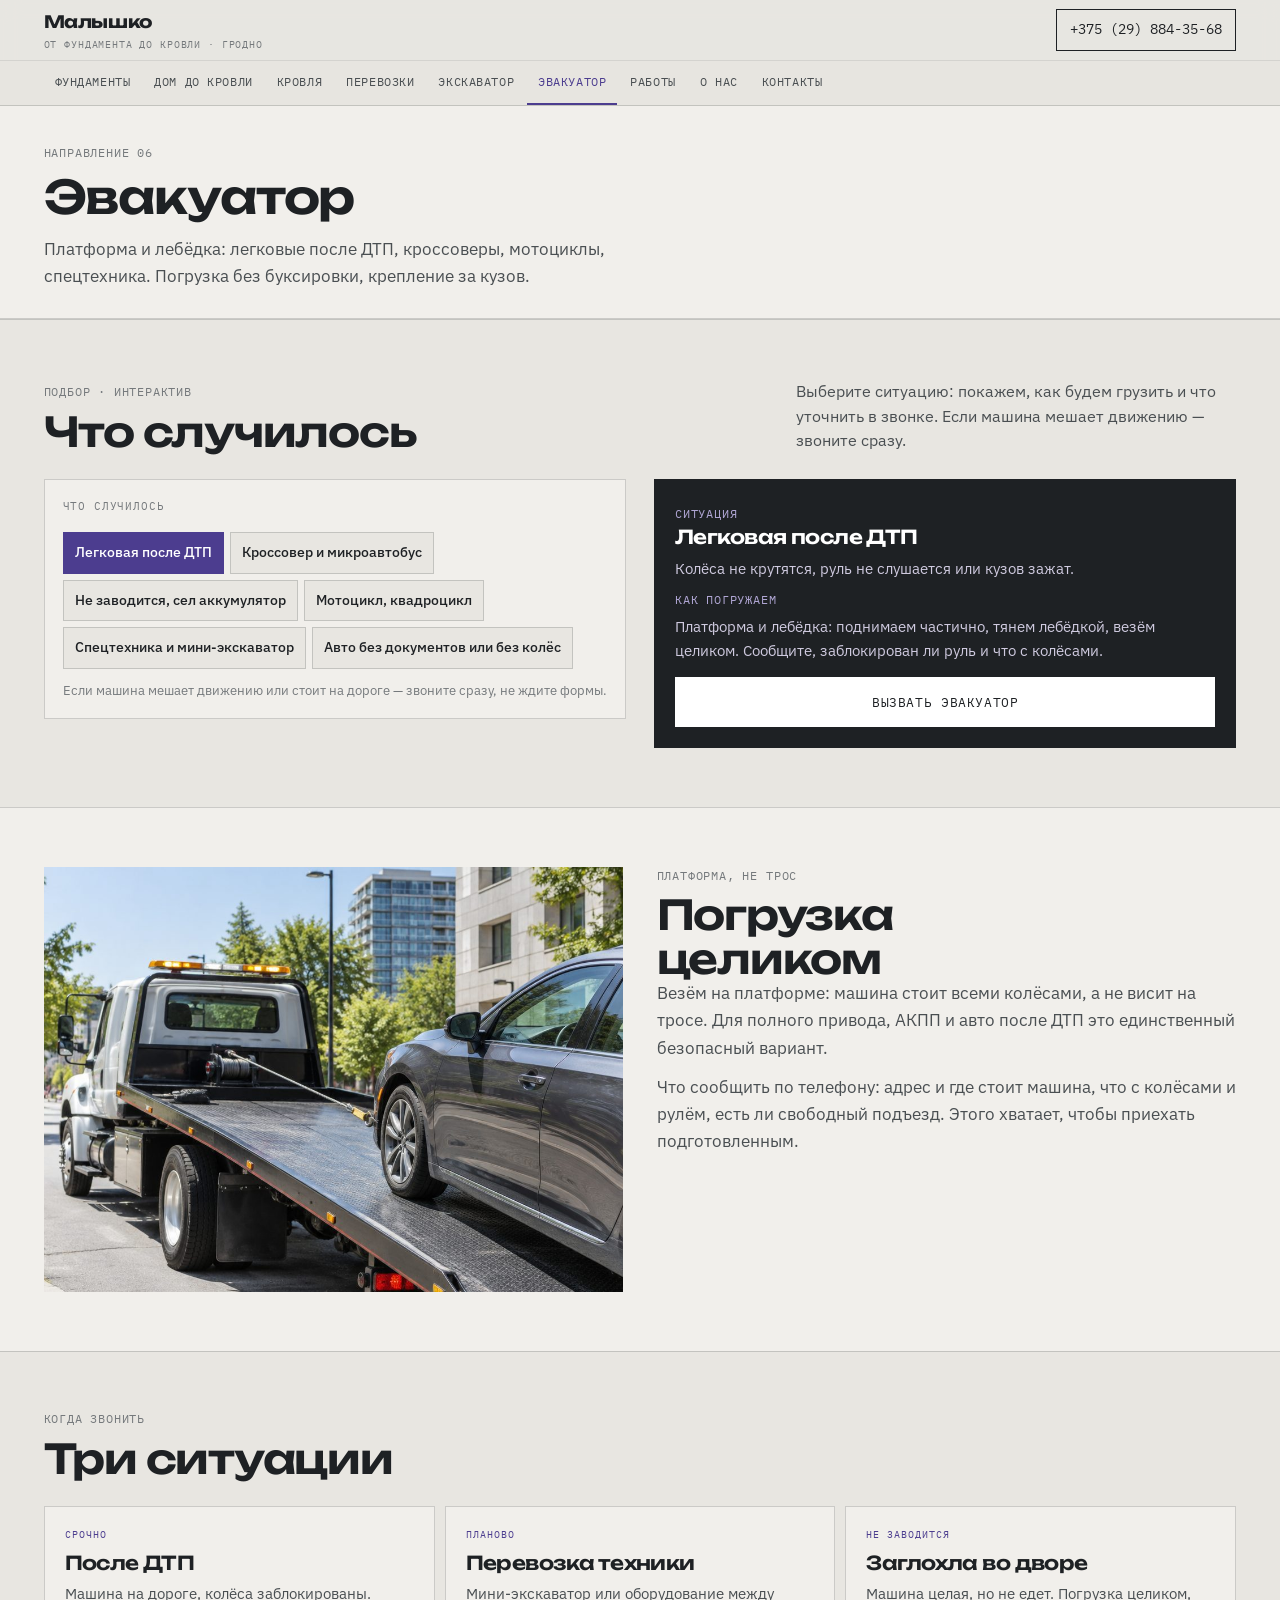
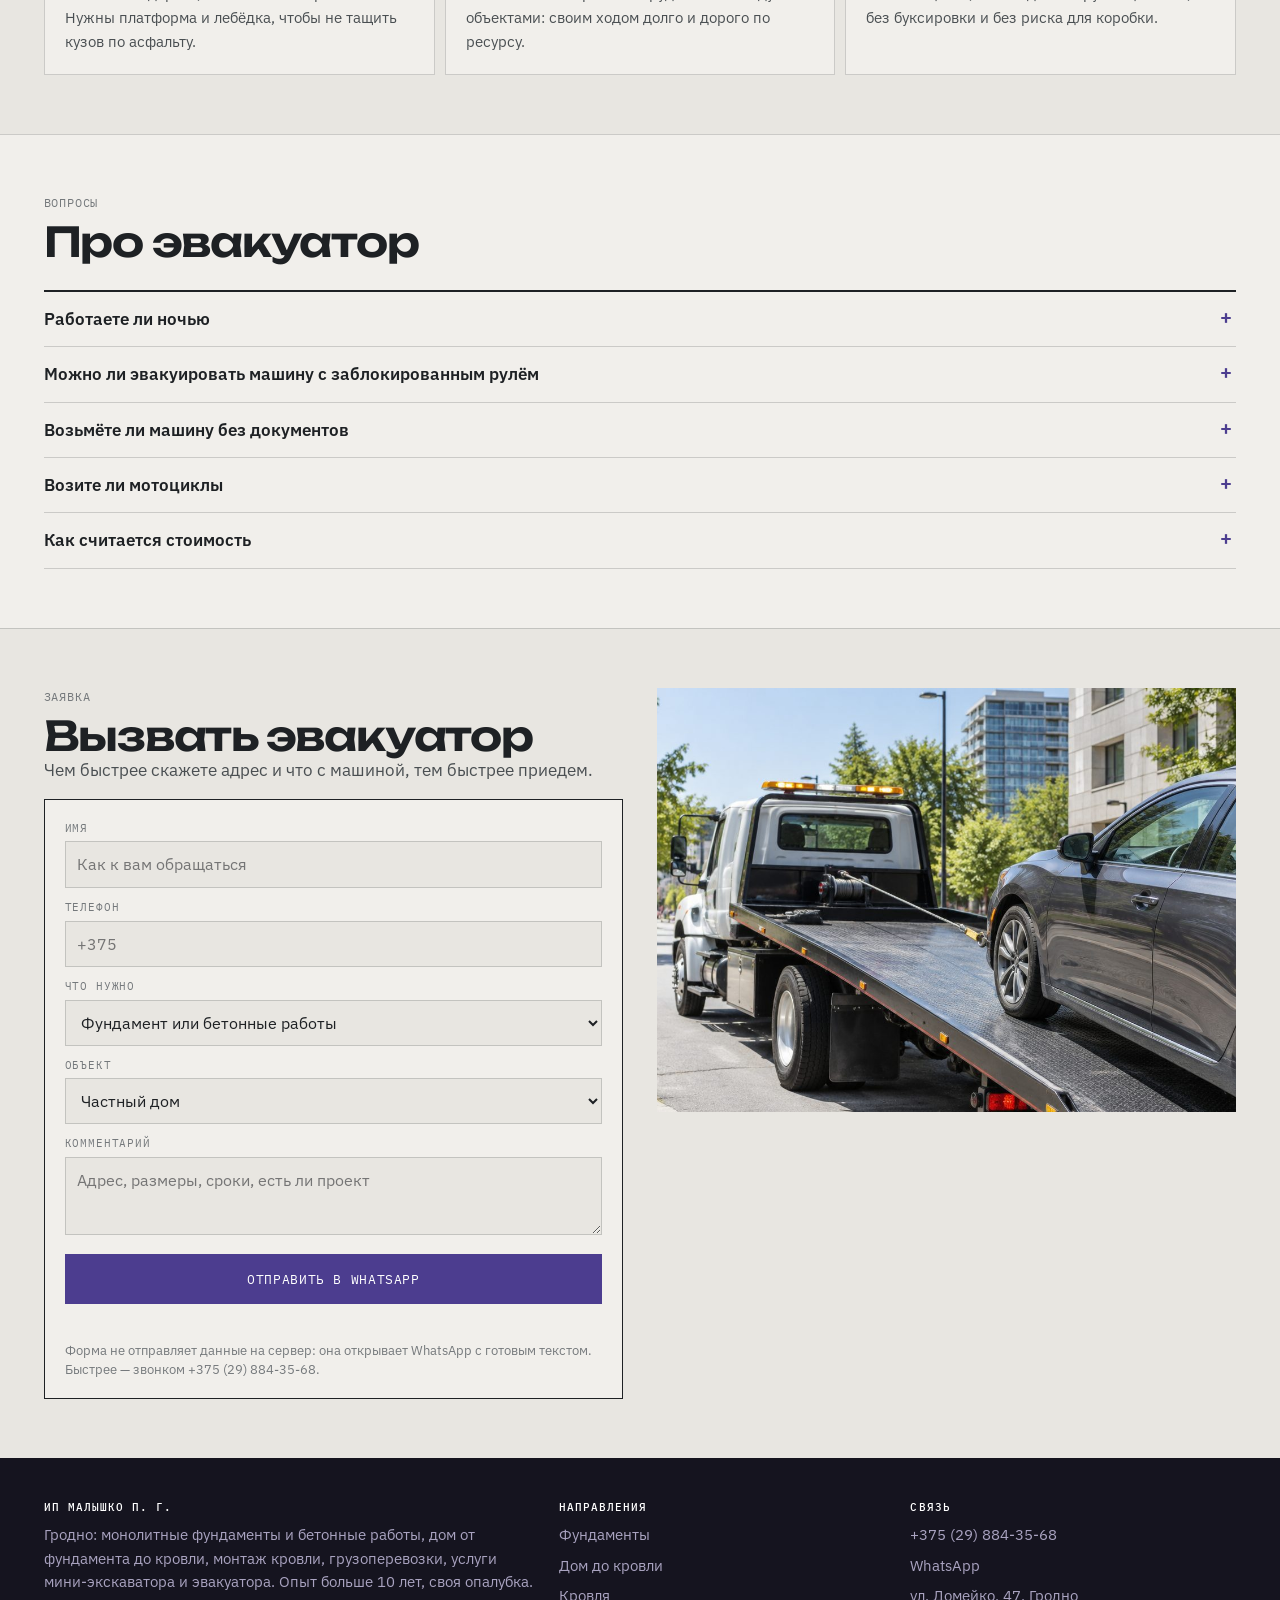
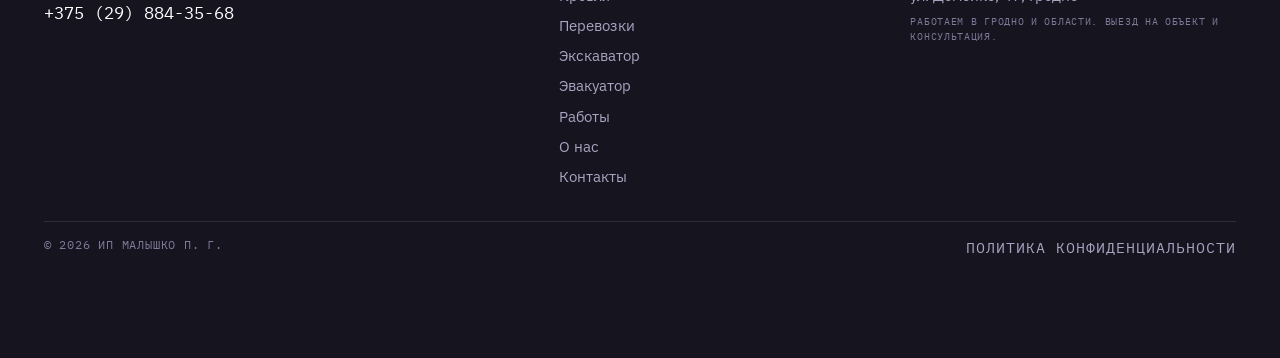
<file: evakuator.html>
<!doctype html><html lang="ru"><head>
<meta charset="utf-8"><meta name="viewport" content="width=device-width,initial-scale=1">
<title>Эвакуатор в Гродно — легковые, мото, техника | ИП Малышко</title><meta name="description" content="Эвакуатор в Гродно: легковые после ДТП, кроссоверы, мотоциклы, спецтехника. Платформа и лебёдка, погрузка без буксировки. Круглосуточно по звонку.">
<meta property="og:title" content="Эвакуатор в Гродно — легковые, мото, техника | ИП Малышко"><meta property="og:description" content="Эвакуатор в Гродно: легковые после ДТП, кроссоверы, мотоциклы, спецтехника. Платформа и лебёдка, погрузка без буксировки. Круглосуточно по звонку.">
<meta property="og:type" content="website"><meta property="og:locale" content="ru_BY">
<link rel="icon" href="assets/img/favicon.svg" type="image/svg+xml">
<link rel="preconnect" href="https://fonts.googleapis.com"><link rel="preconnect" href="https://fonts.gstatic.com" crossorigin>
<link href="https://fonts.googleapis.com/css2?family=Unbounded:wght@400;600;700&family=IBM+Plex+Sans:wght@400;500;600&family=IBM+Plex+Mono:wght@400;500&display=swap" rel="stylesheet">
<style>
:root{--paper:#E8E6E1;--paper2:#F1EFEB;--ink:#1E2124;--ink2:#4A4F52;--ink3:#75797C;--line:rgba(30,33,36,.18);--line2:rgba(30,33,36,.09);
--blue:#4C3D8F;--blueBg:#191827;--blueLine:rgba(233,231,236,.22);--f-d:'Unbounded',Arial,sans-serif;--f-t:'IBM Plex Sans',Arial,sans-serif;--f-m:'IBM Plex Mono',monospace}
*{box-sizing:border-box}[hidden]{display:none!important}
body{margin:0;background:var(--paper);color:var(--ink);font:400 16px/1.6 var(--f-t);overflow-wrap:break-word}
img{max-width:100%;height:auto;display:block}
h1,h2,h3{font-family:var(--f-d);margin:0;font-weight:600;letter-spacing:-.03em;line-height:1.06;overflow-wrap:anywhere}
h1{font-size:clamp(2.05rem,5.4vw,4.6rem)}
.wrap{max-width:1440px;margin-inline:auto;padding-inline:clamp(16px,3.4vw,64px)}
.top{position:sticky;top:0;z-index:60;background:rgba(232,230,225,.96);border-bottom:1px solid var(--line)}
.top .in{display:flex;align-items:center;gap:14px;min-height:66px;min-width:0}
.top__row{display:flex;align-items:center;gap:12px;min-height:60px;min-width:0}
.top__sp{flex:1 1 auto;min-width:8px}
.navbar{border-top:1px solid var(--line2);background:rgba(232,230,225,.98)}
.navbar{position:relative}
.navbar::after{content:"";position:absolute;right:0;top:0;bottom:0;width:30px;pointer-events:none;
background:linear-gradient(90deg,rgba(232,230,225,0),rgba(232,230,225,.97))}
@media (min-width:860px){.navbar::after{display:none}}
.navbar__in{display:flex;align-items:center;gap:2px;overflow-x:auto;scrollbar-width:none;-ms-overflow-style:none}
.navbar a{flex:none;font-family:var(--f-m);font-size:11.5px;letter-spacing:.05em;text-transform:uppercase;padding:12px 11px;white-space:nowrap;border-bottom:2px solid transparent;color:var(--ink2)}
.navbar a[aria-current="page"]{color:var(--blue);border-color:var(--blue)}
.burger{display:none;margin-left:auto;width:44px;height:38px;border:1px solid var(--ink);background:none;flex-direction:column;gap:5px;align-items:center;justify-content:center;padding:0}
.burger span{width:20px;height:2px;background:var(--ink);display:block}
.btn{display:inline-flex;align-items:center;justify-content:center;font-family:var(--f-m);font-size:12.5px;letter-spacing:.05em;text-transform:uppercase;
padding:14px 18px;border:1px solid var(--ink);background:var(--ink);color:var(--paper)}
.btn--blue{background:var(--blue);border-color:var(--blue);color:#fff}
.btn--ghost{background:transparent;color:var(--ink)}
.btn--wg{background:transparent;color:#fff;border-color:rgba(255,255,255,.55)}
.btn--w{background:#fff;border-color:#fff;color:var(--ink)}
.hero{position:relative;overflow:hidden;background:#15141F;color:#fff}
.hero__bg{position:absolute;inset:0;width:100%;height:100%;object-fit:cover}
.hero__in{position:relative;z-index:2}
.drawer{position:fixed;inset:0;z-index:120;background:rgba(20,18,30,.62);display:flex;justify-content:flex-end;overflow-y:auto}
.drawer__in{width:min(420px,100%);background:var(--paper);min-height:100%;padding:16px 20px 30px;display:flex;flex-direction:column}
.fbar{position:fixed;left:0;right:0;bottom:0;z-index:70;display:none;gap:6px;padding:8px 10px;background:rgba(232,230,225,.98);border-top:1px solid var(--line)}
.fbar a{flex:1;text-align:center;padding:10px 4px;font-family:var(--f-m);font-size:10.5px;text-transform:uppercase;border:1px solid var(--ink);color:var(--ink)}
.fbar a:first-child{background:var(--blue);border-color:var(--blue);color:#fff}
@media (max-width:859px){.fbar{display:flex}body{padding-bottom:62px}}
@media (max-width:859px){.top .tel{display:none}.burger{display:flex}}
</style>
<link rel="stylesheet" href="assets/css/site.v2.css">
</head><body id="top">
<header class="top">
  <div class="wrap top__row">
    <a class="brand" href="index.html"><b>Малышко</b><span>от фундамента до кровли · Гродно</span></a>
    <span class="top__sp"></span>
    <a class="tel" href="tel:+375298843568">+375 (29) 884-35-68</a>
    <button class="burger" id="burger" aria-label="Меню" aria-expanded="false" aria-controls="drawer"><span></span><span></span><span></span></button>
  </div>
  <nav class="navbar" aria-label="Страницы сайта"><div class="wrap navbar__in"><a href="fundamenty.html">Фундаменты</a><a href="dom.html">Дом до кровли</a><a href="krovlya.html">Кровля</a><a href="gruzoperevozki.html">Перевозки</a><a href="miniekskavator.html">Экскаватор</a><a href="evakuator.html" aria-current="page">Эвакуатор</a><a href="raboty.html">Работы</a><a href="o-kompanii.html">О нас</a><a href="kontakty.html">Контакты</a></div></nav>
</header>
<div class="drawer" id="drawer" hidden><div class="drawer__in" role="dialog" aria-modal="true" aria-label="Меню сайта">
  <div style="display:flex;align-items:center;justify-content:space-between;margin-bottom:10px">
    <span class="mono">Меню</span><button class="drawer__x" id="drawerClose" aria-label="Закрыть меню">×</button></div>
  <a class="dl" href="fundamenty.html">Фундаменты</a><a class="dl" href="dom.html">Дом до кровли</a><a class="dl" href="krovlya.html">Кровля</a><a class="dl" href="gruzoperevozki.html">Перевозки</a><a class="dl" href="miniekskavator.html">Экскаватор</a><a class="dl" href="evakuator.html">Эвакуатор</a><a class="dl" href="raboty.html">Работы</a><a class="dl" href="o-kompanii.html">О нас</a><a class="dl" href="kontakty.html">Контакты</a>
  <a class="dl" href="politika.html">Политика конфиденциальности</a>
  <a class="btn btn--blue" href="tel:+375298843568" style="margin-top:16px">+375 (29) 884-35-68</a>
  <a class="btn btn--ghost" href="https://wa.me/375298843568" target="_blank" rel="noopener" style="margin-top:8px">WhatsApp</a>
</div></div>

<section style="padding:38px 0 28px;border-bottom:1px solid var(--line);background:var(--paper2)">
<div class="wrap"><p class="mono" style="margin-bottom:10px">Направление 06</p><h1 style="font-size:clamp(1.7rem,3.6vw,3rem)">Эвакуатор</h1>
<p class="lead" style="margin:14px 0 0">Платформа и лебёдка: легковые после ДТП, кроссоверы, мотоциклы, спецтехника. Погрузка без буксировки, крепление за кузов.</p></div></section>
<main>
<section class="sec"><div class="wrap">
  <div class="shead"><div><p class="mono" style="margin-bottom:8px">Подбор · интерактив</p><h2>Что случилось</h2></div>
    <p>Выберите ситуацию: покажем, как будем грузить и что уточнить в звонке. Если машина мешает движению — звоните сразу.</p></div>
  <div class="pick" id="evac">
  <div class="calc__form">
    <span class="lbl">Что случилось</span>
    <div class="chips" id="ev-list"><button type="button" data-i="0" aria-pressed="true">Легковая после ДТП</button><button type="button" data-i="1" aria-pressed="false">Кроссовер и микроавтобус</button><button type="button" data-i="2" aria-pressed="false">Не заводится, сел аккумулятор</button><button type="button" data-i="3" aria-pressed="false">Мотоцикл, квадроцикл</button><button type="button" data-i="4" aria-pressed="false">Спецтехника и мини-экскаватор</button><button type="button" data-i="5" aria-pressed="false">Авто без документов или без колёс</button></div>
    <p class="fine">Если машина мешает движению или стоит на дороге — звоните сразу, не ждите формы.</p>
  </div>
  <div class="pick__out" aria-live="polite">
    <span class="mono" style="color:#B0A6D4">Ситуация</span>
    <h3 id="ev-title"></h3>
    <p style="margin:0 0 10px;color:#CFCADF;font-size:15px" id="ev-desc"></p>
    <p class="mono" style="color:#B0A6D4;margin:0 0 6px">Как погружаем</p>
    <p style="margin:0 0 14px;color:#CFCADF;font-size:15px" id="ev-scheme"></p>
    <a class="btn btn--w" id="ev-cta" href="https://wa.me/375298843568" target="_blank" rel="noopener" style="width:100%">Вызвать эвакуатор</a>
  </div>
  <script type="application/json" id="evacData">[{"n": "Легковая после ДТП", "d": "Колёса не крутятся, руль не слушается или кузов зажат.", "s": "Платформа и лебёдка: поднимаем частично, тянем лебёдкой, везём целиком. Сообщите, заблокирован ли руль и что с колёсами."}, {"n": "Кроссовер и микроавтобус", "d": "Габарит выше легковой, часто нужна погрузка с рампы.", "s": "Платформа с рампой и лебёдка. Уточняем свес бампера, чтобы не зацепить при заезде."}, {"n": "Не заводится, сел аккумулятор", "d": "Машина целая, но ехать не может.", "s": "Погрузка на платформу целиком. Если проблема в электрике — сначала уточняем, не заблокирован ли селектор АКПП."}, {"n": "Мотоцикл, квадроцикл", "d": "Лёгкая техника, нужны стяжки и мягкие ремни.", "s": "Крепление за раму и траверсу, а не за пластик. Для мотоцикла отдельная подготовка платформы."}, {"n": "Спецтехника и мини-экскаватор", "d": "Перевозка между объектами, когда своим ходом далеко и медленно.", "s": "Погрузка своим ходом по рампам с креплением гусениц или колёс. Считаем габарит и вес заранее."}, {"n": "Авто без документов или без колёс", "d": "Нужна перевозка на платформе целиком, без буксировки.", "s": "Погрузка лебёдкой на платформу, крепление за кузов. Сообщите, есть ли колёса и как машина стоит."}]</script>
</div>
</div></section>
<section class="sec sec--white"><div class="wrap split">
  <div><img src="assets/img/tow.jpg" alt="Эвакуатор загружает автомобиль лебёдкой" loading="lazy"></div>
  <div><p class="mono" style="margin-bottom:8px">Платформа, не трос</p><h2>Погрузка<br>целиком</h2>
    <p class="lead" style="margin-bottom:12px">Везём на платформе: машина стоит всеми колёсами, а не висит на тросе. Для полного привода, АКПП и авто после ДТП это единственный безопасный вариант.</p>
    <p class="lead">Что сообщить по телефону: адрес и где стоит машина, что с колёсами и рулём, есть ли свободный подъезд. Этого хватает, чтобы приехать подготовленным.</p></div>
</div></section>
<section class="sec"><div class="wrap">
  <div class="shead"><div><p class="mono" style="margin-bottom:8px">Когда звонить</p><h2>Три ситуации</h2></div></div>
  <div class="g3">
    <div class="card"><span class="card__t">Срочно</span><h3>После ДТП</h3><p>Машина на дороге, колёса заблокированы. Нужны платформа и лебёдка, чтобы не тащить кузов по асфальту.</p></div>
    <div class="card"><span class="card__t">Планово</span><h3>Перевозка техники</h3><p>Мини-экскаватор или оборудование между объектами: своим ходом долго и дорого по ресурсу.</p></div>
    <div class="card"><span class="card__t">Не заводится</span><h3>Заглохла во дворе</h3><p>Машина целая, но не едет. Погрузка целиком, без буксировки и без риска для коробки.</p></div>
  </div>
</div></section>
<section class="sec sec--white"><div class="wrap">
  <div class="shead"><div><p class="mono" style="margin-bottom:8px">Вопросы</p><h2>Про эвакуатор</h2></div></div>
  <div class="acc"><details><summary>Работаете ли ночью</summary><p>Звоните: если свободен — выеду. По телефону честно скажу, когда смогу быть на месте.</p></details><details><summary>Можно ли эвакуировать машину с заблокированным рулём</summary><p>Да, на платформе с лебёдкой. Сообщите об этом заранее: понадобится больше времени на погрузку.</p></details><details><summary>Возьмёте ли машину без документов</summary><p>Перевозим, но ответственность за документы на автомобиль лежит на владельце.</p></details><details><summary>Возите ли мотоциклы</summary><p>Да, с креплением за раму и мягкими стяжками, чтобы не помять пластик.</p></details><details><summary>Как считается стоимость</summary><p>По расстоянию и сложности погрузки. Скажите адреса — назову цену до выезда, а не «по факту».</p></details></div>
</div></section>
<section class="sec"><div class="wrap split">
  <div><p class="mono" style="margin-bottom:8px">Заявка</p><h2>Вызвать эвакуатор</h2><p class="lead" style="margin-bottom:14px">Чем быстрее скажете адрес и что с машиной, тем быстрее приедем.</p><form class="form" id="leadForm" novalidate>
  <div><label for="f-name">Имя</label><input id="f-name" name="name" type="text" autocomplete="name" placeholder="Как к вам обращаться"></div>
  <div><label for="f-phone">Телефон</label><input id="f-phone" name="phone" type="tel" autocomplete="tel" placeholder="+375"></div>
  <div><label for="f-job">Что нужно</label><select id="f-job" name="job">
    <option>Фундамент или бетонные работы</option><option>Дом от фундамента до кровли</option><option>Монтаж кровли</option>
    <option>Грузоперевозки</option><option>Мини-экскаватор</option><option>Эвакуатор</option><option>Другое</option></select></div>
  <div><label for="f-obj">Объект</label><select id="f-obj" name="obj">
    <option>Частный дом</option><option>Дачный дом</option><option>Гараж или хозпостройка</option><option>Коммерческий объект</option></select></div>
  <div><label for="f-msg">Комментарий</label><textarea id="f-msg" name="msg" placeholder="Адрес, размеры, сроки, есть ли проект"></textarea></div>
  <button class="btn btn--blue" type="submit">Отправить в WhatsApp</button>
  <p class="form__msg" id="formMsg" role="status" aria-live="polite"></p>
  <p class="fine">Форма не отправляет данные на сервер: она открывает WhatsApp с готовым текстом. Быстрее — звонком +375 (29) 884-35-68.</p>
</form></div>
  <div><img src="assets/img/tow.jpg" alt="Эвакуатор" loading="lazy"></div>
</div></section>
</main>
<footer class="foot"><div class="wrap foot__in">
  <div><h4>ИП Малышко П. Г.</h4>
    <p>Гродно: монолитные фундаменты и бетонные работы, дом от фундамента до кровли, монтаж кровли, грузоперевозки, услуги мини-экскаватора и эвакуатора. Опыт больше 10 лет, своя опалубка.</p>
    <a href="tel:+375298843568" style="font-family:var(--f-m);font-size:17px;color:#fff">+375 (29) 884-35-68</a></div>
  <div><h4>Направления</h4><a href="fundamenty.html">Фундаменты</a><a href="dom.html">Дом до кровли</a><a href="krovlya.html">Кровля</a><a href="gruzoperevozki.html">Перевозки</a><a href="miniekskavator.html">Экскаватор</a><a href="evakuator.html">Эвакуатор</a><a href="raboty.html">Работы</a><a href="o-kompanii.html">О нас</a><a href="kontakty.html">Контакты</a></div>
  <div><h4>Связь</h4><a href="tel:+375298843568">+375 (29) 884-35-68</a><a href="https://wa.me/375298843568" target="_blank" rel="noopener">WhatsApp</a>
    <p>ул. Домейко, 47, Гродно</p><p class="mono" style="color:#7F7A99;font-size:10px;line-height:1.5">Работаем в Гродно и области. Выезд на объект и консультация.</p></div>
  <div class="foot__bt"><span class="mono" style="color:#7F7A99">© 2026 ИП Малышко П. Г.</span>
    <a href="politika.html" class="mono" style="color:#A9A3C0">Политика конфиденциальности</a></div>
</div></footer>
<div class="fbar">
  <a href="tel:+375298843568">Позвонить</a>
  <a href="https://wa.me/375298843568" target="_blank" rel="noopener">WhatsApp</a>
  <a href="viber://chat?number=%2B375298843568">Viber</a>
  <a href="https://t.me/+375298843568" target="_blank" rel="noopener">Telegram</a>
</div>
<script src="assets/js/main.v2.js" defer></script>
</body></html>
</file>
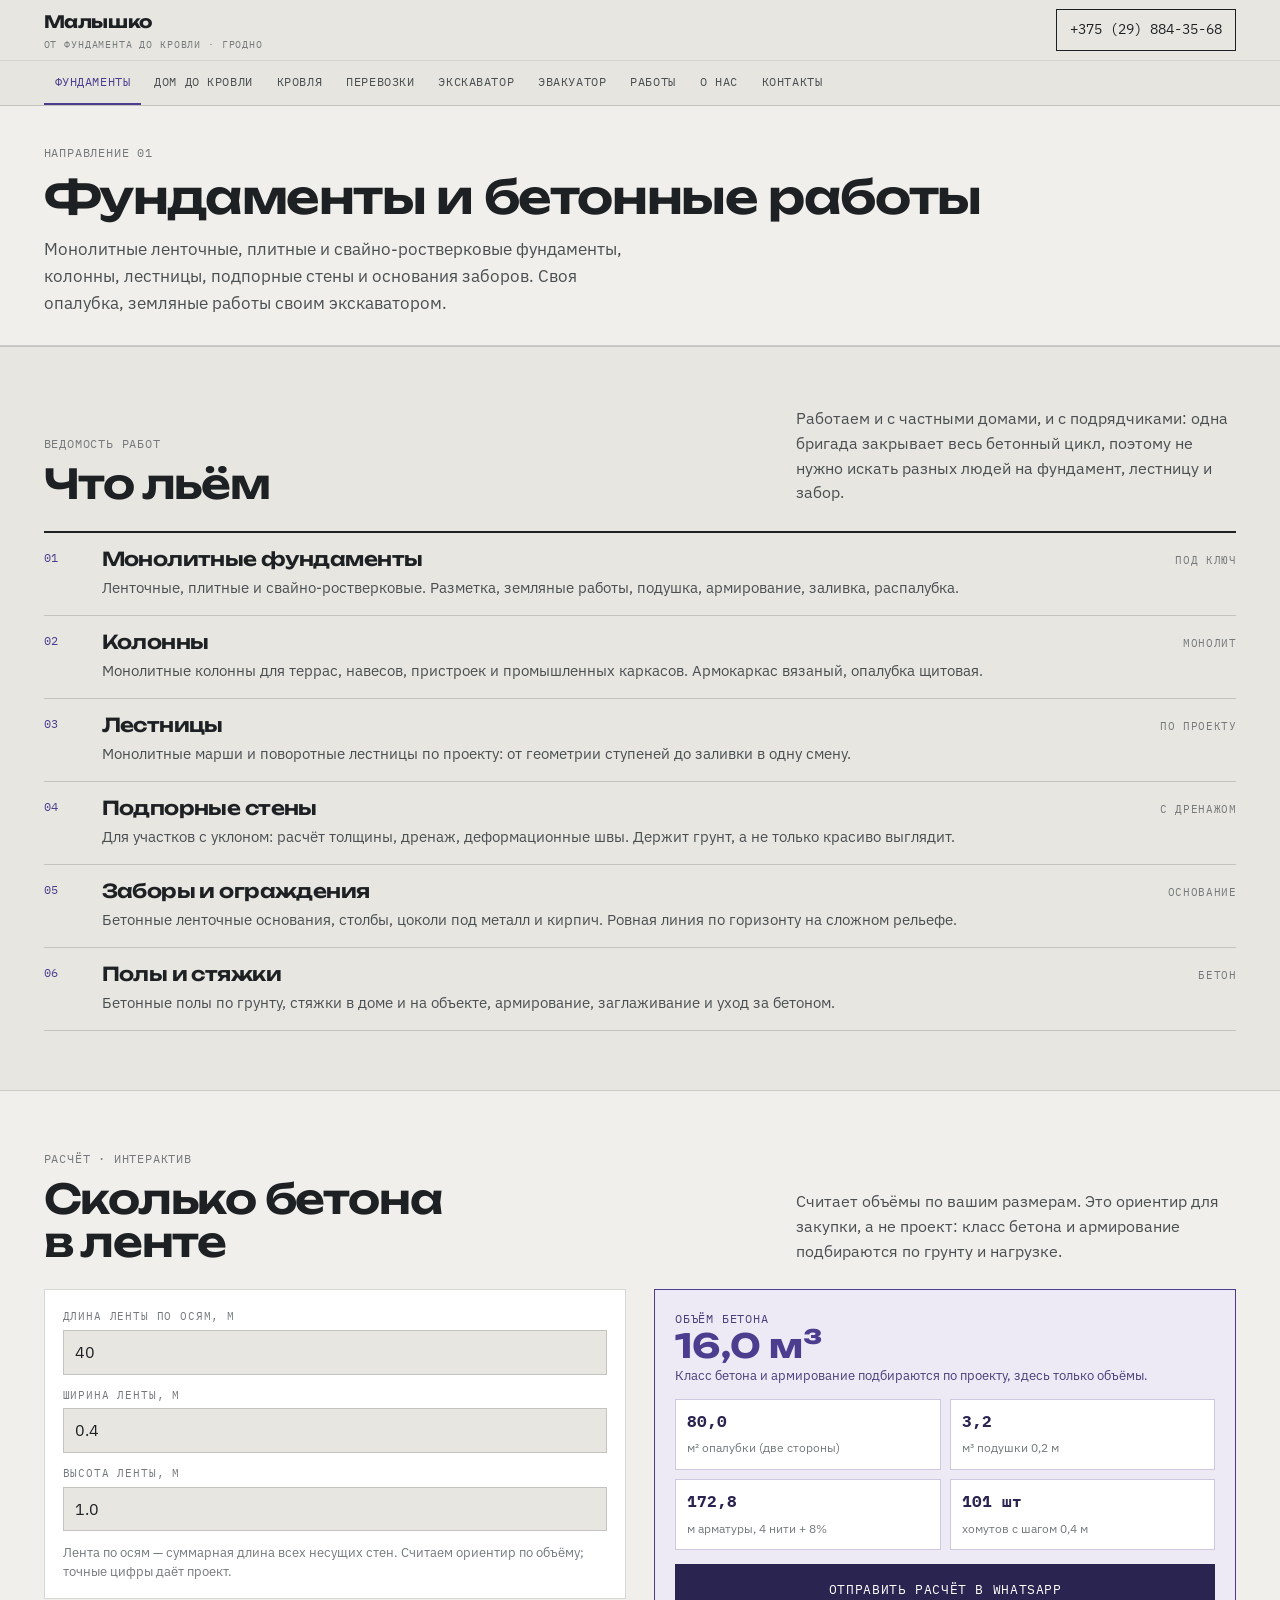
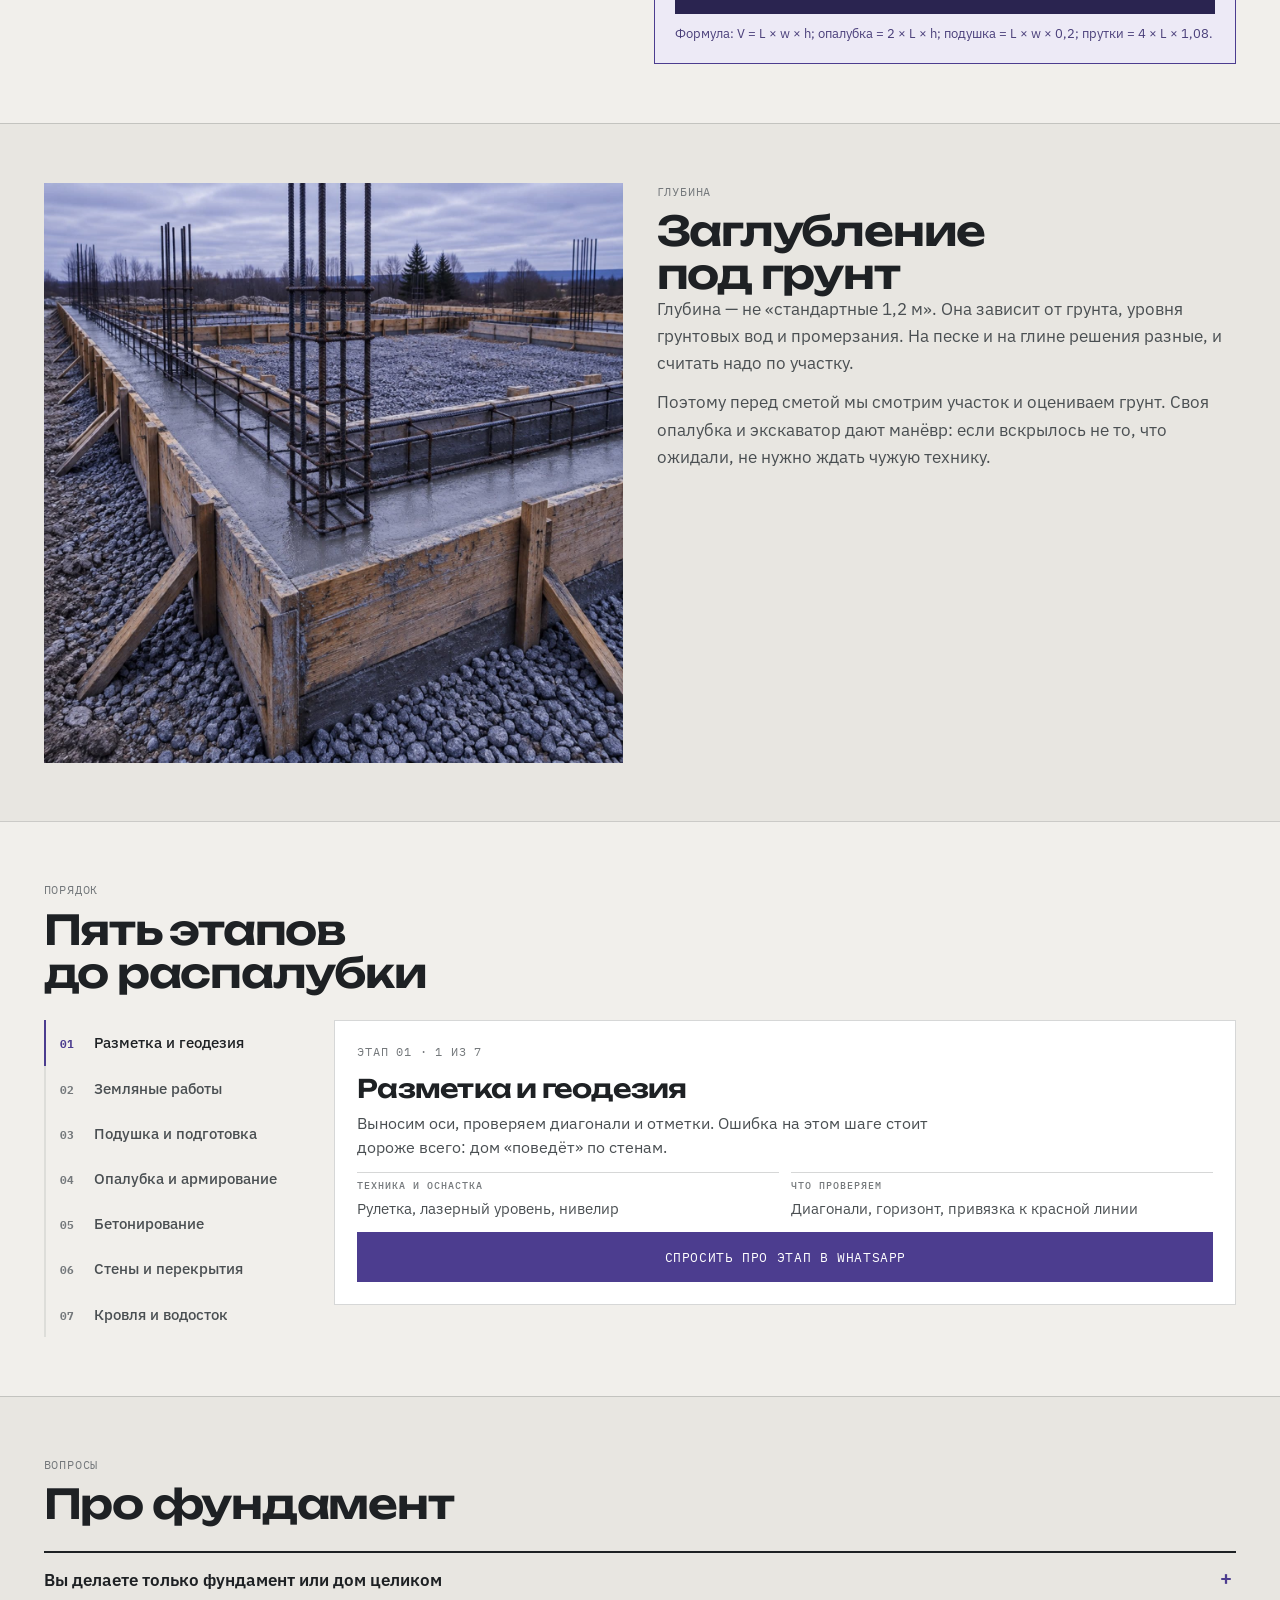
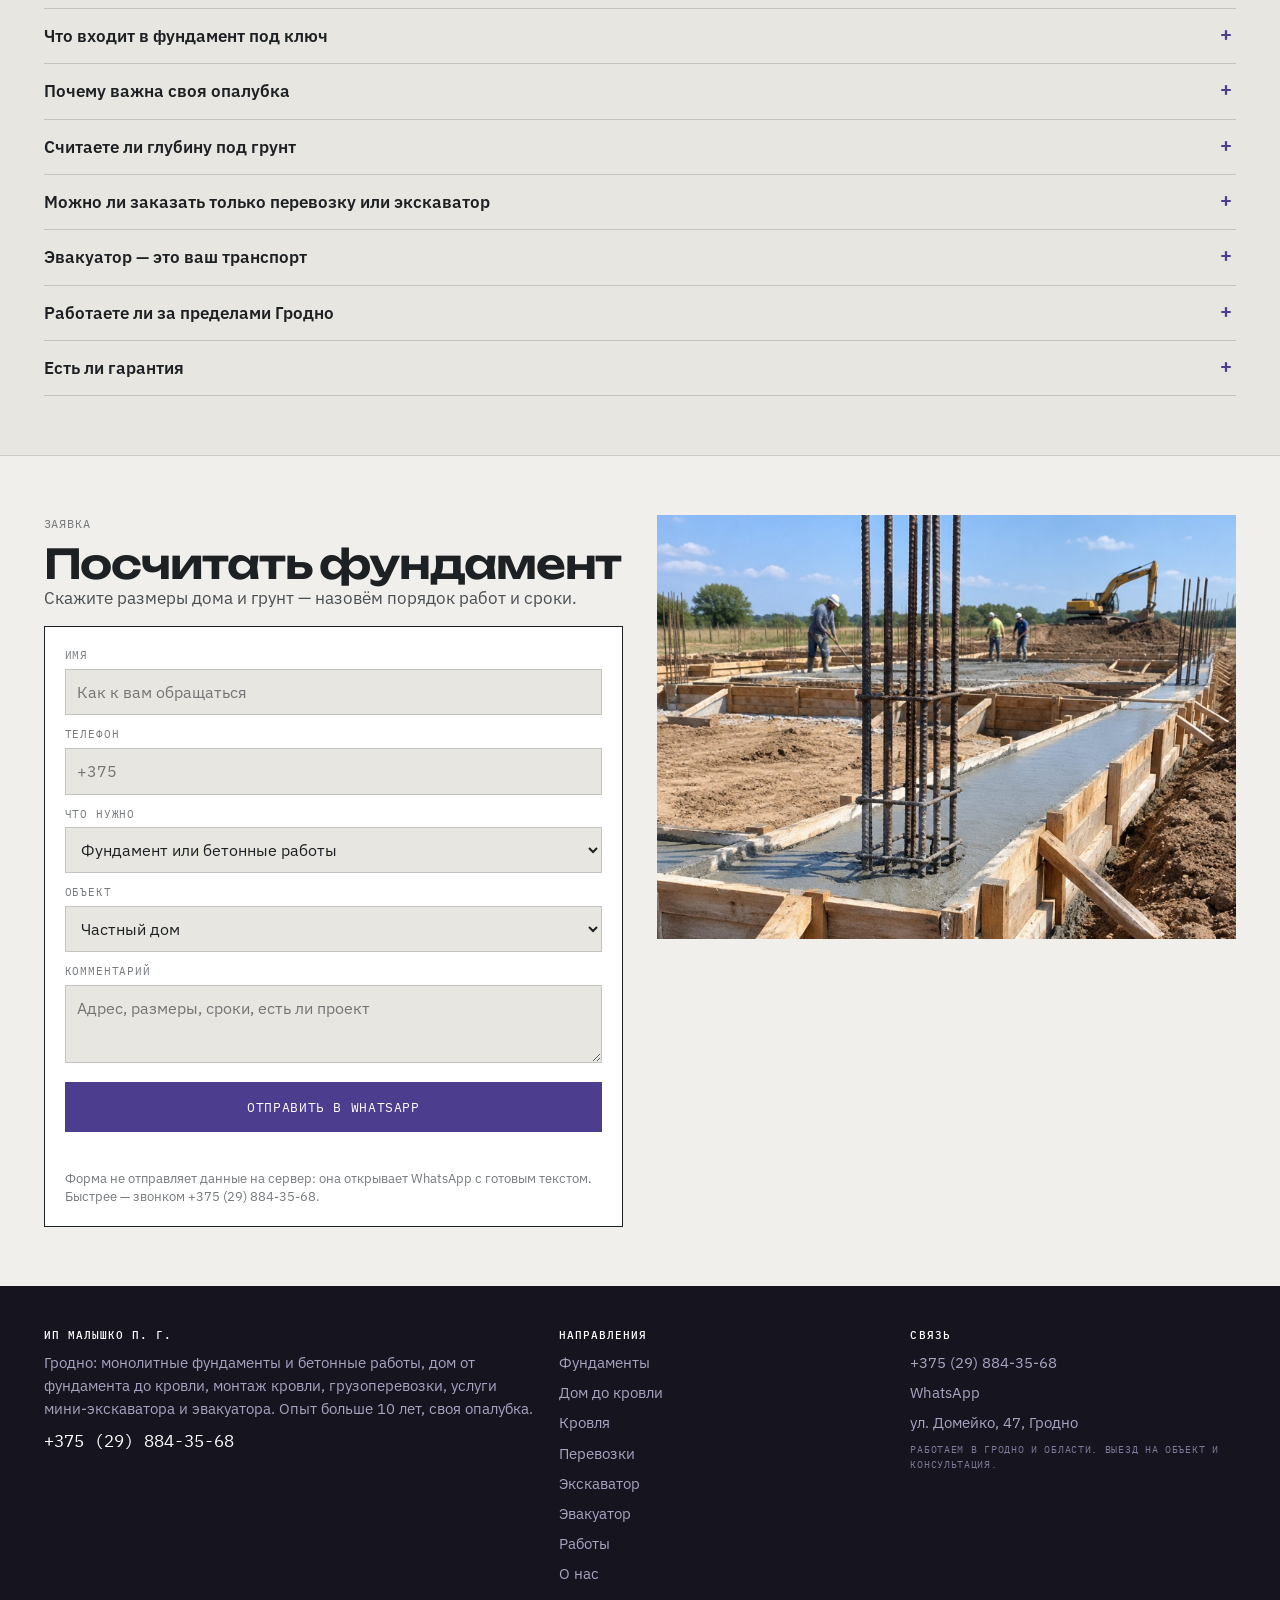
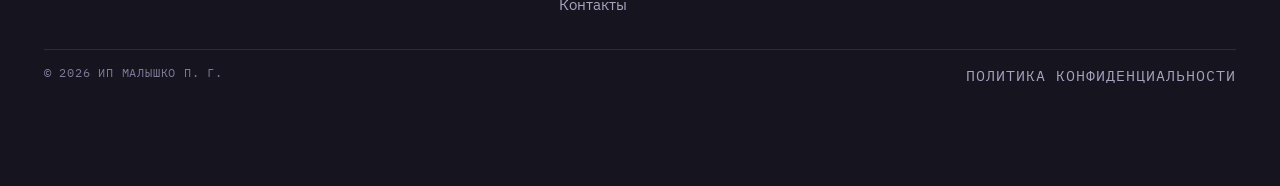
<file: fundamenty.html>
<!doctype html><html lang="ru"><head>
<meta charset="utf-8"><meta name="viewport" content="width=device-width,initial-scale=1">
<title>Монолитные фундаменты под ключ в Гродно — ИП Малышко</title><meta name="description" content="Ленточные, плитные и свайно-ростверковые фундаменты, колонны, лестницы, подпорные стены. Своя опалубка, земляные работы своим экскаватором. Расчёт объёма бетона. Гродно.">
<meta property="og:title" content="Монолитные фундаменты под ключ в Гродно — ИП Малышко"><meta property="og:description" content="Ленточные, плитные и свайно-ростверковые фундаменты, колонны, лестницы, подпорные стены. Своя опалубка, земляные работы своим экскаватором. Расчёт объёма бетона. Гродно.">
<meta property="og:type" content="website"><meta property="og:locale" content="ru_BY">
<link rel="icon" href="assets/img/favicon.svg" type="image/svg+xml">
<link rel="preconnect" href="https://fonts.googleapis.com"><link rel="preconnect" href="https://fonts.gstatic.com" crossorigin>
<link href="https://fonts.googleapis.com/css2?family=Unbounded:wght@400;600;700&family=IBM+Plex+Sans:wght@400;500;600&family=IBM+Plex+Mono:wght@400;500&display=swap" rel="stylesheet">
<style>
:root{--paper:#E8E6E1;--paper2:#F1EFEB;--ink:#1E2124;--ink2:#4A4F52;--ink3:#75797C;--line:rgba(30,33,36,.18);--line2:rgba(30,33,36,.09);
--blue:#4C3D8F;--blueBg:#191827;--blueLine:rgba(233,231,236,.22);--f-d:'Unbounded',Arial,sans-serif;--f-t:'IBM Plex Sans',Arial,sans-serif;--f-m:'IBM Plex Mono',monospace}
*{box-sizing:border-box}[hidden]{display:none!important}
body{margin:0;background:var(--paper);color:var(--ink);font:400 16px/1.6 var(--f-t);overflow-wrap:break-word}
img{max-width:100%;height:auto;display:block}
h1,h2,h3{font-family:var(--f-d);margin:0;font-weight:600;letter-spacing:-.03em;line-height:1.06;overflow-wrap:anywhere}
h1{font-size:clamp(2.05rem,5.4vw,4.6rem)}
.wrap{max-width:1440px;margin-inline:auto;padding-inline:clamp(16px,3.4vw,64px)}
.top{position:sticky;top:0;z-index:60;background:rgba(232,230,225,.96);border-bottom:1px solid var(--line)}
.top .in{display:flex;align-items:center;gap:14px;min-height:66px;min-width:0}
.top__row{display:flex;align-items:center;gap:12px;min-height:60px;min-width:0}
.top__sp{flex:1 1 auto;min-width:8px}
.navbar{border-top:1px solid var(--line2);background:rgba(232,230,225,.98)}
.navbar{position:relative}
.navbar::after{content:"";position:absolute;right:0;top:0;bottom:0;width:30px;pointer-events:none;
background:linear-gradient(90deg,rgba(232,230,225,0),rgba(232,230,225,.97))}
@media (min-width:860px){.navbar::after{display:none}}
.navbar__in{display:flex;align-items:center;gap:2px;overflow-x:auto;scrollbar-width:none;-ms-overflow-style:none}
.navbar a{flex:none;font-family:var(--f-m);font-size:11.5px;letter-spacing:.05em;text-transform:uppercase;padding:12px 11px;white-space:nowrap;border-bottom:2px solid transparent;color:var(--ink2)}
.navbar a[aria-current="page"]{color:var(--blue);border-color:var(--blue)}
.burger{display:none;margin-left:auto;width:44px;height:38px;border:1px solid var(--ink);background:none;flex-direction:column;gap:5px;align-items:center;justify-content:center;padding:0}
.burger span{width:20px;height:2px;background:var(--ink);display:block}
.btn{display:inline-flex;align-items:center;justify-content:center;font-family:var(--f-m);font-size:12.5px;letter-spacing:.05em;text-transform:uppercase;
padding:14px 18px;border:1px solid var(--ink);background:var(--ink);color:var(--paper)}
.btn--blue{background:var(--blue);border-color:var(--blue);color:#fff}
.btn--ghost{background:transparent;color:var(--ink)}
.btn--wg{background:transparent;color:#fff;border-color:rgba(255,255,255,.55)}
.btn--w{background:#fff;border-color:#fff;color:var(--ink)}
.hero{position:relative;overflow:hidden;background:#15141F;color:#fff}
.hero__bg{position:absolute;inset:0;width:100%;height:100%;object-fit:cover}
.hero__in{position:relative;z-index:2}
.drawer{position:fixed;inset:0;z-index:120;background:rgba(20,18,30,.62);display:flex;justify-content:flex-end;overflow-y:auto}
.drawer__in{width:min(420px,100%);background:var(--paper);min-height:100%;padding:16px 20px 30px;display:flex;flex-direction:column}
.fbar{position:fixed;left:0;right:0;bottom:0;z-index:70;display:none;gap:6px;padding:8px 10px;background:rgba(232,230,225,.98);border-top:1px solid var(--line)}
.fbar a{flex:1;text-align:center;padding:10px 4px;font-family:var(--f-m);font-size:10.5px;text-transform:uppercase;border:1px solid var(--ink);color:var(--ink)}
.fbar a:first-child{background:var(--blue);border-color:var(--blue);color:#fff}
@media (max-width:859px){.fbar{display:flex}body{padding-bottom:62px}}
@media (max-width:859px){.top .tel{display:none}.burger{display:flex}}
</style>
<link rel="stylesheet" href="assets/css/site.v2.css">
</head><body id="top">
<header class="top">
  <div class="wrap top__row">
    <a class="brand" href="index.html"><b>Малышко</b><span>от фундамента до кровли · Гродно</span></a>
    <span class="top__sp"></span>
    <a class="tel" href="tel:+375298843568">+375 (29) 884-35-68</a>
    <button class="burger" id="burger" aria-label="Меню" aria-expanded="false" aria-controls="drawer"><span></span><span></span><span></span></button>
  </div>
  <nav class="navbar" aria-label="Страницы сайта"><div class="wrap navbar__in"><a href="fundamenty.html" aria-current="page">Фундаменты</a><a href="dom.html">Дом до кровли</a><a href="krovlya.html">Кровля</a><a href="gruzoperevozki.html">Перевозки</a><a href="miniekskavator.html">Экскаватор</a><a href="evakuator.html">Эвакуатор</a><a href="raboty.html">Работы</a><a href="o-kompanii.html">О нас</a><a href="kontakty.html">Контакты</a></div></nav>
</header>
<div class="drawer" id="drawer" hidden><div class="drawer__in" role="dialog" aria-modal="true" aria-label="Меню сайта">
  <div style="display:flex;align-items:center;justify-content:space-between;margin-bottom:10px">
    <span class="mono">Меню</span><button class="drawer__x" id="drawerClose" aria-label="Закрыть меню">×</button></div>
  <a class="dl" href="fundamenty.html">Фундаменты</a><a class="dl" href="dom.html">Дом до кровли</a><a class="dl" href="krovlya.html">Кровля</a><a class="dl" href="gruzoperevozki.html">Перевозки</a><a class="dl" href="miniekskavator.html">Экскаватор</a><a class="dl" href="evakuator.html">Эвакуатор</a><a class="dl" href="raboty.html">Работы</a><a class="dl" href="o-kompanii.html">О нас</a><a class="dl" href="kontakty.html">Контакты</a>
  <a class="dl" href="politika.html">Политика конфиденциальности</a>
  <a class="btn btn--blue" href="tel:+375298843568" style="margin-top:16px">+375 (29) 884-35-68</a>
  <a class="btn btn--ghost" href="https://wa.me/375298843568" target="_blank" rel="noopener" style="margin-top:8px">WhatsApp</a>
</div></div>

<section style="padding:38px 0 28px;border-bottom:1px solid var(--line);background:var(--paper2)">
<div class="wrap"><p class="mono" style="margin-bottom:10px">Направление 01</p><h1 style="font-size:clamp(1.7rem,3.6vw,3rem)">Фундаменты и бетонные работы</h1>
<p class="lead" style="margin:14px 0 0">Монолитные ленточные, плитные и свайно-ростверковые фундаменты, колонны, лестницы, подпорные стены и основания заборов. Своя опалубка, земляные работы своим экскаватором.</p></div></section>
<main>
<section class="sec"><div class="wrap">
  <div class="shead"><div><p class="mono" style="margin-bottom:8px">Ведомость работ</p><h2>Что льём</h2></div>
    <p>Работаем и с частными домами, и с подрядчиками: одна бригада закрывает весь бетонный цикл, поэтому не нужно искать разных людей на фундамент, лестницу и забор.</p></div>
  <div class="vd">
    <div class="row"><span class="n">01</span><div><h3>Монолитные фундаменты</h3><p>Ленточные, плитные и свайно-ростверковые. Разметка, земляные работы, подушка, армирование, заливка, распалубка.</p></div><span class="u">под ключ</span></div>
    <div class="row"><span class="n">02</span><div><h3>Колонны</h3><p>Монолитные колонны для террас, навесов, пристроек и промышленных каркасов. Армокаркас вязаный, опалубка щитовая.</p></div><span class="u">монолит</span></div>
    <div class="row"><span class="n">03</span><div><h3>Лестницы</h3><p>Монолитные марши и поворотные лестницы по проекту: от геометрии ступеней до заливки в одну смену.</p></div><span class="u">по проекту</span></div>
    <div class="row"><span class="n">04</span><div><h3>Подпорные стены</h3><p>Для участков с уклоном: расчёт толщины, дренаж, деформационные швы. Держит грунт, а не только красиво выглядит.</p></div><span class="u">с дренажом</span></div>
    <div class="row"><span class="n">05</span><div><h3>Заборы и ограждения</h3><p>Бетонные ленточные основания, столбы, цоколи под металл и кирпич. Ровная линия по горизонту на сложном рельефе.</p></div><span class="u">основание</span></div>
    <div class="row"><span class="n">06</span><div><h3>Полы и стяжки</h3><p>Бетонные полы по грунту, стяжки в доме и на объекте, армирование, заглаживание и уход за бетоном.</p></div><span class="u">бетон</span></div>
  </div>
</div></section>

<section class="sec sec--white"><div class="wrap">
  <div class="shead"><div><p class="mono" style="margin-bottom:8px">Расчёт · интерактив</p><h2>Сколько бетона<br>в ленте</h2></div>
    <p>Считает объёмы по вашим размерам. Это ориентир для закупки, а не проект: класс бетона и армирование подбираются по грунту и нагрузке.</p></div>
  <div class="calc" id="strip">
  <div class="calc__form">
    <div><label for="s-len">Длина ленты по осям, м</label><input id="s-len" type="number" min="4" max="400" step="0.5" value="40" inputmode="decimal"></div>
    <div><label for="s-w">Ширина ленты, м</label><input id="s-w" type="number" min="0.2" max="1.2" step="0.05" value="0.4" inputmode="decimal"></div>
    <div><label for="s-h">Высота ленты, м</label><input id="s-h" type="number" min="0.3" max="2.5" step="0.05" value="1.0" inputmode="decimal"></div>
    <p class="fine">Лента по осям — суммарная длина всех несущих стен. Считаем ориентир по объёму; точные цифры даёт проект.</p>
  </div>
  <div class="calc__out" aria-live="polite">
    <p class="mono" style="color:#4A3F7A">Объём бетона</p>
    <p class="calc__big" id="s-vol">16,0 м³</p>
    <p class="fine" style="color:#4A3F7A;margin:0">Класс бетона и армирование подбираются по проекту, здесь только объёмы.</p>
    <div class="calc__cells">
      <div class="calc__cell"><b id="s-form">—</b><span>м² опалубки (две стороны)</span></div>
      <div class="calc__cell"><b id="s-cush">—</b><span>м³ подушки 0,2 м</span></div>
      <div class="calc__cell"><b id="s-rebar">—</b><span>м арматуры, 4 нити + 8%</span></div>
      <div class="calc__cell"><b id="s-clamps">—</b><span>хомутов с шагом 0,4 м</span></div>
    </div>
    <a class="btn" id="s-cta" href="https://wa.me/375298843568" target="_blank" rel="noopener" style="background:#2A2450;border-color:#2A2450;color:#fff;width:100%">Отправить расчёт в WhatsApp</a>
    <p class="fine" style="color:#4A3F7A;margin:10px 0 0">Формула: V = L × w × h; опалубка = 2 × L × h; подушка = L × w × 0,2; прутки = 4 × L × 1,08.</p>
  </div>
</div>
</div></section>

<section class="sec"><div class="wrap split">
  <div><img src="assets/img/concrete.jpg" alt="Бетонирование фундамента" loading="lazy"></div>
  <div><p class="mono" style="margin-bottom:8px">Глубина</p><h2>Заглубление<br>под грунт</h2>
    <p class="lead" style="margin-bottom:12px">Глубина — не «стандартные 1,2 м». Она зависит от грунта, уровня грунтовых вод и промерзания. На песке и на глине решения разные, и считать надо по участку.</p>
    <p class="lead">Поэтому перед сметой мы смотрим участок и оцениваем грунт. Своя опалубка и экскаватор дают манёвр: если вскрылось не то, что ожидали, не нужно ждать чужую технику.</p></div>
</div></section>

<section class="sec sec--white"><div class="wrap">
  <div class="shead"><div><p class="mono" style="margin-bottom:8px">Порядок</p><h2>Пять этапов<br>до распалубки</h2></div></div>
  <div class="route" id="route">
  <div class="route__list" role="tablist" aria-label="Этапы работ"><button type="button" data-i="0" aria-pressed="true"><b>01</b><span>Разметка и геодезия</span></button><button type="button" data-i="1" aria-pressed="false"><b>02</b><span>Земляные работы</span></button><button type="button" data-i="2" aria-pressed="false"><b>03</b><span>Подушка и подготовка</span></button><button type="button" data-i="3" aria-pressed="false"><b>04</b><span>Опалубка и армирование</span></button><button type="button" data-i="4" aria-pressed="false"><b>05</b><span>Бетонирование</span></button><button type="button" data-i="5" aria-pressed="false"><b>06</b><span>Стены и перекрытия</span></button><button type="button" data-i="6" aria-pressed="false"><b>07</b><span>Кровля и водосток</span></button></div>
  <div class="route__out" aria-live="polite">
    <span class="mono" id="rt-kick">Этап 01 · разрезы</span>
    <h3 id="rt-title"></h3>
    <p class="lead" id="rt-desc" style="font-size:15.5px"></p>
    <div class="route__grid">
      <div><h4>Техника и оснастка</h4><p id="rt-tech"></p></div>
      <div><h4>Что проверяем</h4><p id="rt-check"></p></div>
    </div>
    <a class="btn btn--blue" id="rt-cta" href="https://wa.me/375298843568" target="_blank" rel="noopener" style="width:100%">Спросить про этап в WhatsApp</a>
  </div>
  <script type="application/json" id="routeData">[{"n": "01", "t": "Разметка и геодезия", "d": "Выносим оси, проверяем диагонали и отметки. Ошибка на этом шаге стоит дороже всего: дом «поведёт» по стенам.", "tech": "Рулетка, лазерный уровень, нивелир", "check": "Диагонали, горизонт, привязка к красной линии"}, {"n": "02", "t": "Земляные работы", "d": "Снимаем плодородный слой, роем траншею или котлован под плиту, вывозим грунт.", "tech": "Мини-экскаватор, грузовой транспорт", "check": "Глубина по грунту и промерзанию, а не «как у соседа»"}, {"n": "03", "t": "Подушка и подготовка", "d": "Песчано-гравийная подушка с послойным уплотнением, геотекстиль, подбетонка при необходимости.", "tech": "Виброплита, геотекстиль", "check": "Плотность подушки и отсутствие воды в основании"}, {"n": "04", "t": "Опалубка и армирование", "d": "Своя щитовая опалубка: не зависим от аренды и не простаиваем. Вяжем каркас по проекту, ставим закладные.", "tech": "Своя опалубка, вязальный крючок", "check": "Защитный слой бетона, шаг хомутов, закладные под коммуникации"}, {"n": "05", "t": "Бетонирование", "d": "Принимаем бетон, укладываем слоями, вибрируем, ухаживаем за набором прочности.", "tech": "Глубинный вибратор", "check": "Подвижность смеси, отсутствие раковин, уход за бетоном"}, {"n": "06", "t": "Стены и перекрытия", "d": "Кладка из блока или кирпича, монолитные участки, армопояс, перекрытие.", "tech": "Миксер, бетононасос по необходимости", "check": "Армопояс и перевязка, монолитные узлы"}, {"n": "07", "t": "Кровля и водосток", "d": "Стропильная система, пирог кровли, покрытие, водосток, подшивка свесов.", "tech": "Своя бригада, леса", "check": "Вентиляция подкровельного пространства, нахлёсты, крепёж"}]</script>
</div>
</div></section>

<section class="sec"><div class="wrap">
  <div class="shead"><div><p class="mono" style="margin-bottom:8px">Вопросы</p><h2>Про фундамент</h2></div></div>
  <div class="acc"><details><summary>Вы делаете только фундамент или дом целиком</summary><p>И то, и другое. Можем залить фундамент и уйти, а можем вести объект до кровли: стены, армопояс, перекрытие, стропила, покрытие, водосток. Одной бригадой проще: не нужно пересдавать объект между подрядчиками.</p></details><details><summary>Что входит в фундамент под ключ</summary><p>Разметка, земляные работы, подушка, опалубка, армирование, заливка, уход за бетоном и распалубка. Грунт вывозим своим транспортом.</p></details><details><summary>Почему важна своя опалубка</summary><p>Аренда щитов — это простой в графике и доплата за дни. Со своей опалубкой мы выходим на объект в срок и не зависим от того, когда её привезут.</p></details><details><summary>Считаете ли глубину под грунт</summary><p>Да. Заглубление зависит от грунта, уровня грунтовых вод и промерзания, а не от «стандарта». Поэтому сначала смотрим участок.</p></details><details><summary>Можно ли заказать только перевозку или экскаватор</summary><p>Да, направления работают и отдельно. Часто так и удобнее: техника уже на объекте, когда начинается фундамент.</p></details><details><summary>Эвакуатор — это ваш транспорт</summary><p>Да, свой эвакуатор. Возим легковые, кроссоверы, мотоциклы и технику. Скажите, что с машиной: от этого зависит способ погрузки.</p></details><details><summary>Работаете ли за пределами Гродно</summary><p>Гродно и область. Дальние объекты и перевозки обсуждаем отдельно: зависит от расстояния и загрузки.</p></details><details><summary>Есть ли гарантия</summary><p>На бетонные работы и кровлю даём гарантию, срок фиксируем при сдаче объекта.</p></details></div>
</div></section>

<section class="sec sec--white"><div class="wrap split">
  <div><p class="mono" style="margin-bottom:8px">Заявка</p><h2>Посчитать фундамент</h2><p class="lead" style="margin-bottom:14px">Скажите размеры дома и грунт — назовём порядок работ и сроки.</p><form class="form" id="leadForm" novalidate>
  <div><label for="f-name">Имя</label><input id="f-name" name="name" type="text" autocomplete="name" placeholder="Как к вам обращаться"></div>
  <div><label for="f-phone">Телефон</label><input id="f-phone" name="phone" type="tel" autocomplete="tel" placeholder="+375"></div>
  <div><label for="f-job">Что нужно</label><select id="f-job" name="job">
    <option>Фундамент или бетонные работы</option><option>Дом от фундамента до кровли</option><option>Монтаж кровли</option>
    <option>Грузоперевозки</option><option>Мини-экскаватор</option><option>Эвакуатор</option><option>Другое</option></select></div>
  <div><label for="f-obj">Объект</label><select id="f-obj" name="obj">
    <option>Частный дом</option><option>Дачный дом</option><option>Гараж или хозпостройка</option><option>Коммерческий объект</option></select></div>
  <div><label for="f-msg">Комментарий</label><textarea id="f-msg" name="msg" placeholder="Адрес, размеры, сроки, есть ли проект"></textarea></div>
  <button class="btn btn--blue" type="submit">Отправить в WhatsApp</button>
  <p class="form__msg" id="formMsg" role="status" aria-live="polite"></p>
  <p class="fine">Форма не отправляет данные на сервер: она открывает WhatsApp с готовым текстом. Быстрее — звонком +375 (29) 884-35-68.</p>
</form></div>
  <div><img src="assets/img/hero.jpg" alt="Фундамент с опалубкой" loading="lazy"></div>
</div></section>
</main>
<footer class="foot"><div class="wrap foot__in">
  <div><h4>ИП Малышко П. Г.</h4>
    <p>Гродно: монолитные фундаменты и бетонные работы, дом от фундамента до кровли, монтаж кровли, грузоперевозки, услуги мини-экскаватора и эвакуатора. Опыт больше 10 лет, своя опалубка.</p>
    <a href="tel:+375298843568" style="font-family:var(--f-m);font-size:17px;color:#fff">+375 (29) 884-35-68</a></div>
  <div><h4>Направления</h4><a href="fundamenty.html">Фундаменты</a><a href="dom.html">Дом до кровли</a><a href="krovlya.html">Кровля</a><a href="gruzoperevozki.html">Перевозки</a><a href="miniekskavator.html">Экскаватор</a><a href="evakuator.html">Эвакуатор</a><a href="raboty.html">Работы</a><a href="o-kompanii.html">О нас</a><a href="kontakty.html">Контакты</a></div>
  <div><h4>Связь</h4><a href="tel:+375298843568">+375 (29) 884-35-68</a><a href="https://wa.me/375298843568" target="_blank" rel="noopener">WhatsApp</a>
    <p>ул. Домейко, 47, Гродно</p><p class="mono" style="color:#7F7A99;font-size:10px;line-height:1.5">Работаем в Гродно и области. Выезд на объект и консультация.</p></div>
  <div class="foot__bt"><span class="mono" style="color:#7F7A99">© 2026 ИП Малышко П. Г.</span>
    <a href="politika.html" class="mono" style="color:#A9A3C0">Политика конфиденциальности</a></div>
</div></footer>
<div class="fbar">
  <a href="tel:+375298843568">Позвонить</a>
  <a href="https://wa.me/375298843568" target="_blank" rel="noopener">WhatsApp</a>
  <a href="viber://chat?number=%2B375298843568">Viber</a>
  <a href="https://t.me/+375298843568" target="_blank" rel="noopener">Telegram</a>
</div>
<script src="assets/js/main.v2.js" defer></script>
</body></html>
</file>
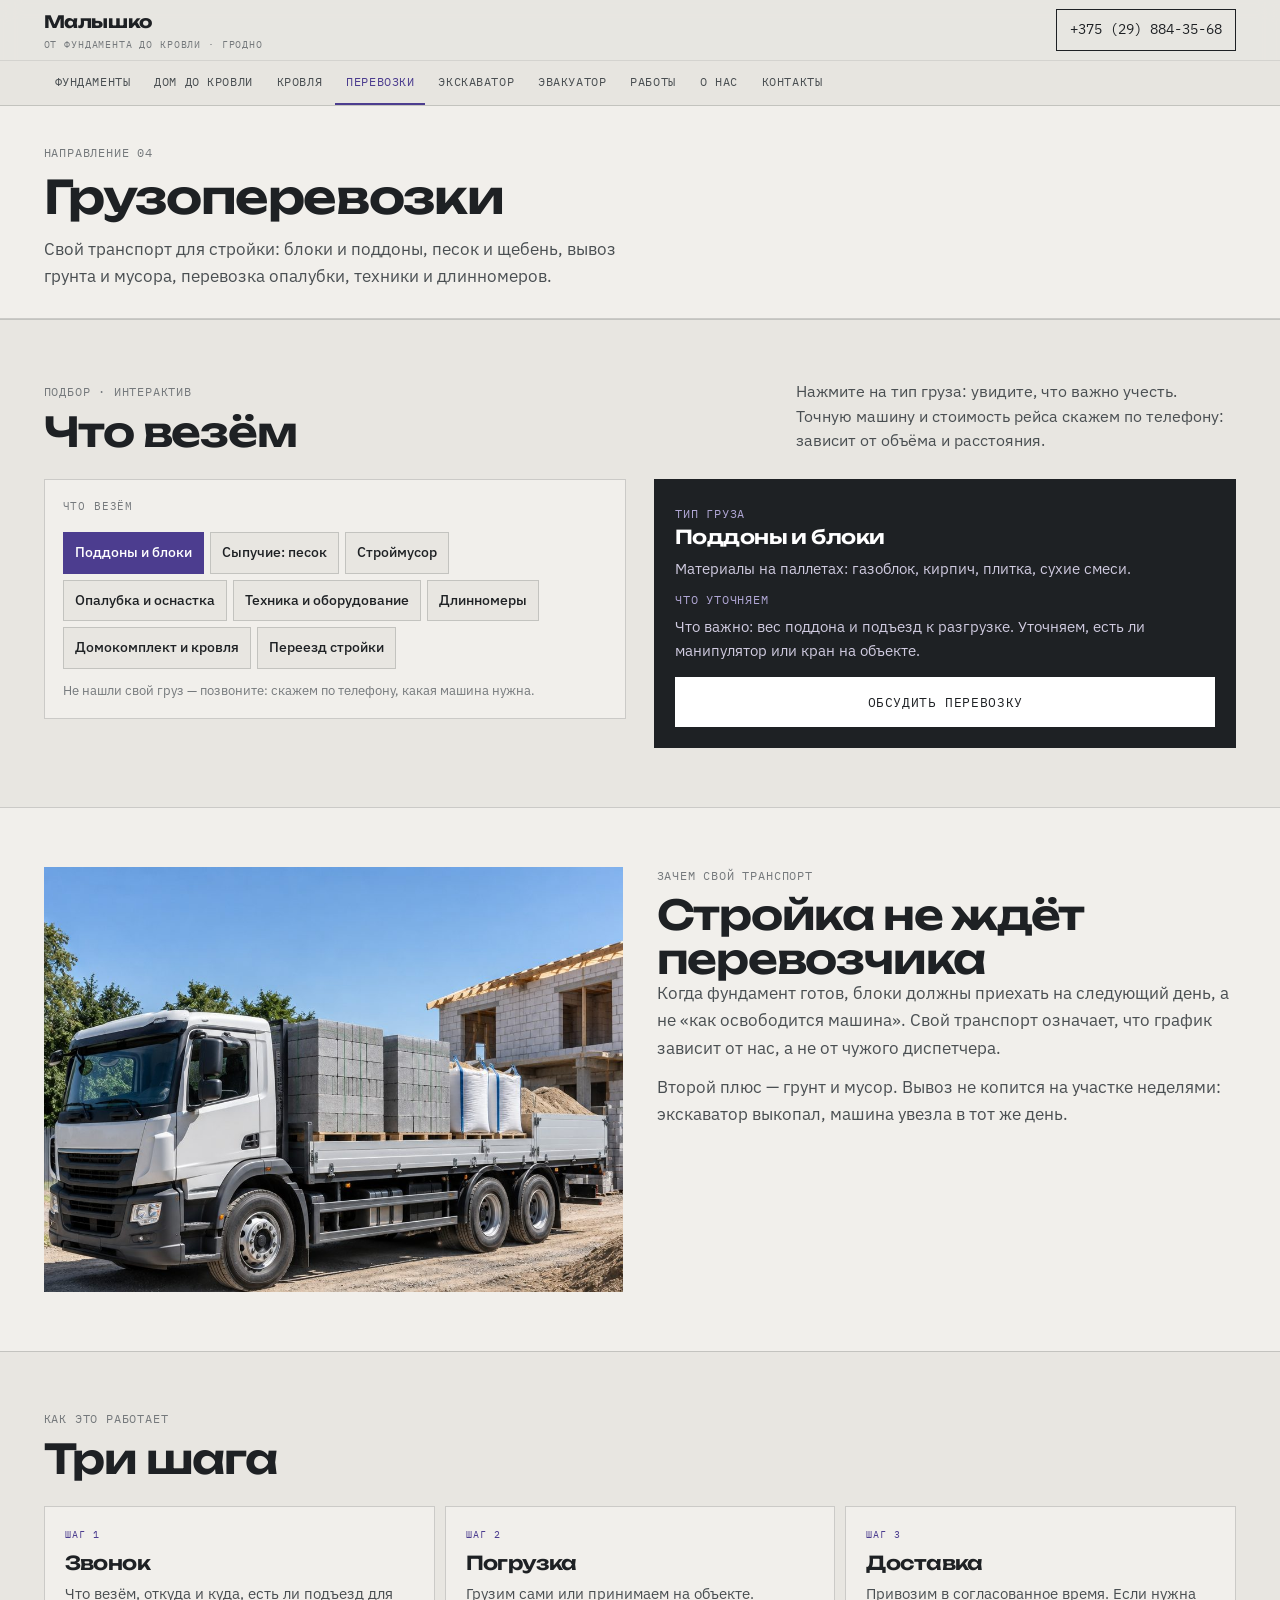
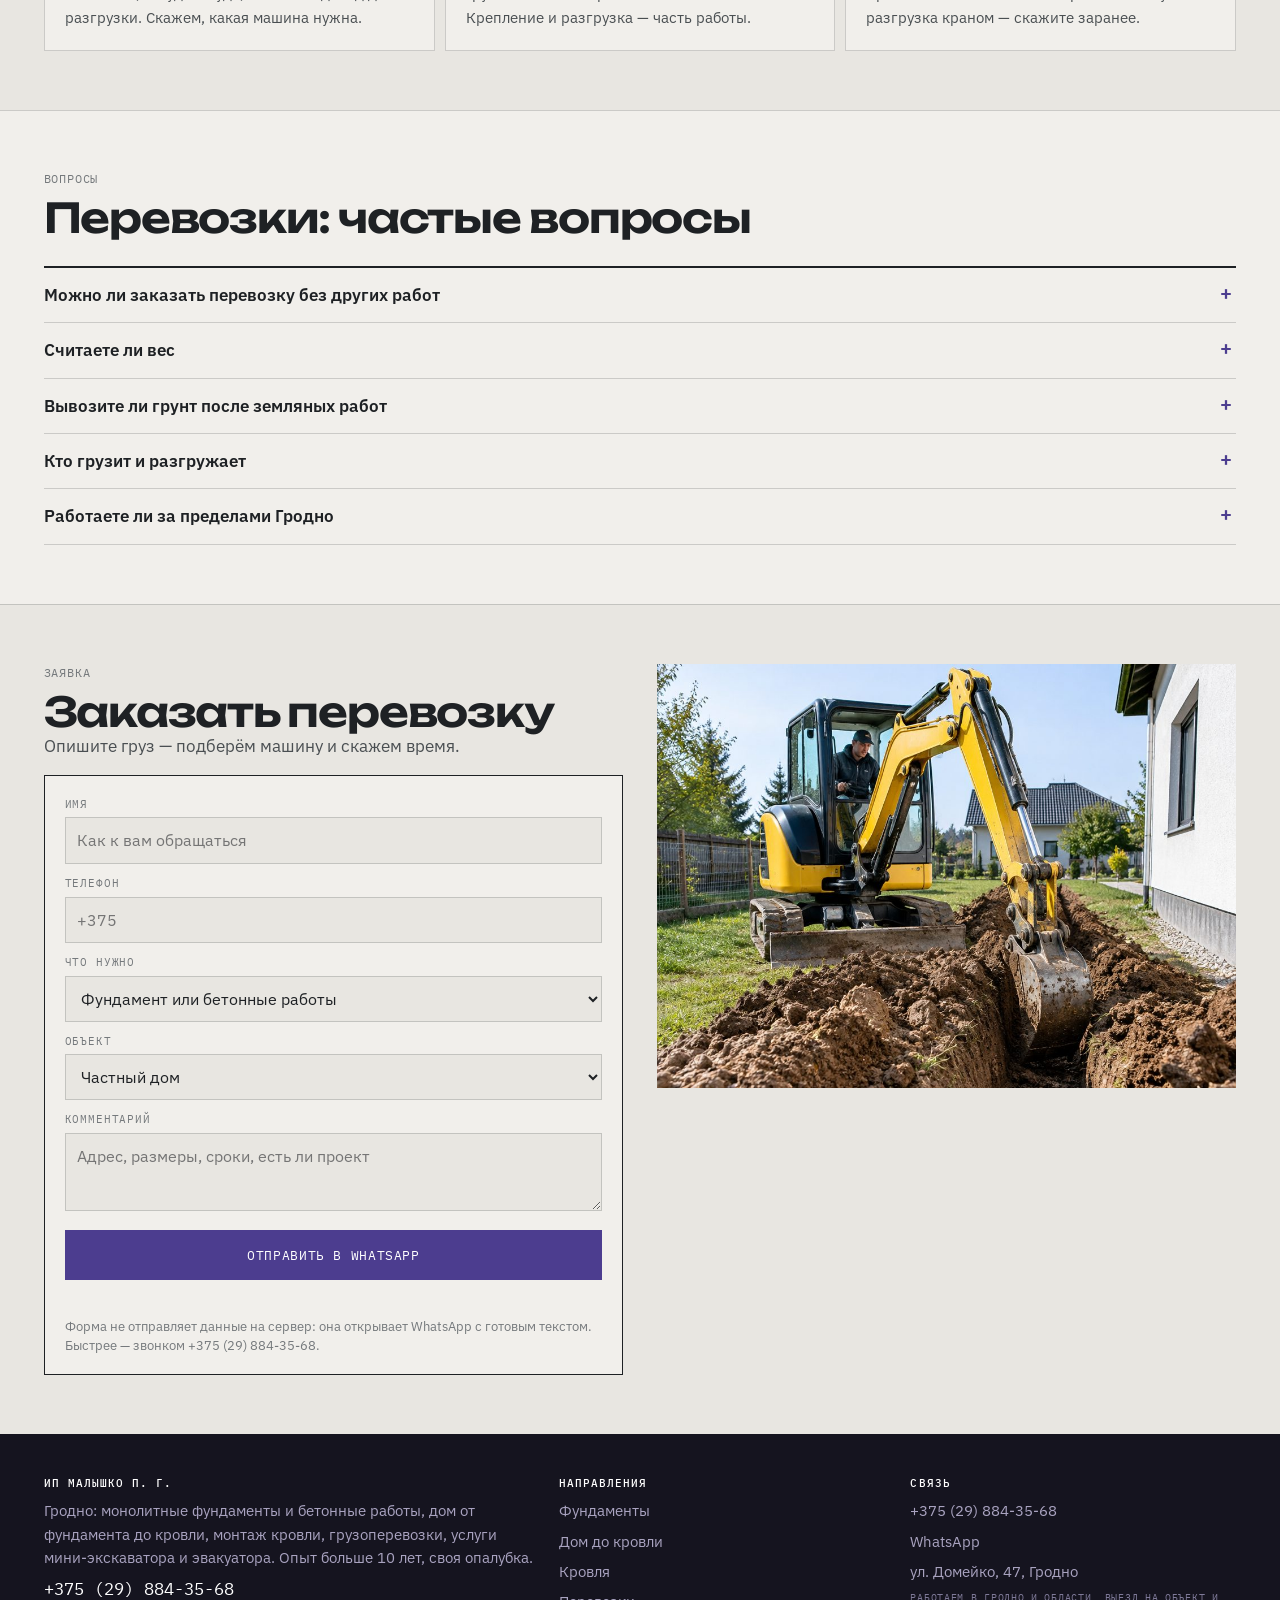
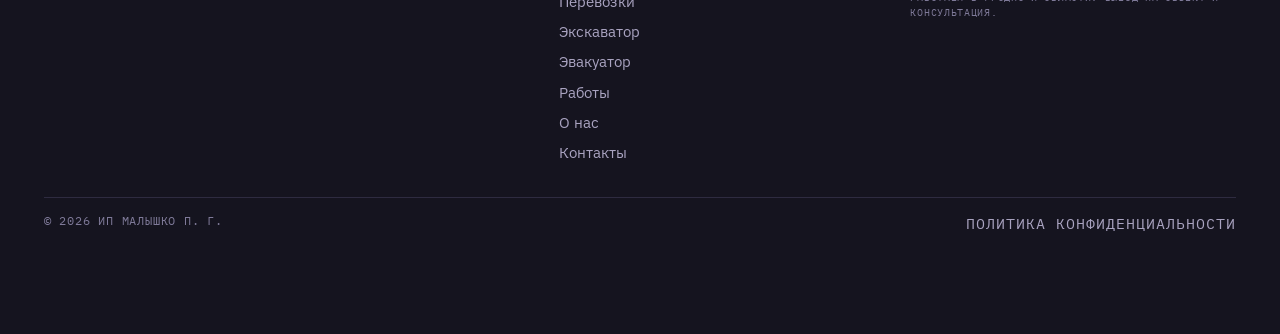
<file: gruzoperevozki.html>
<!doctype html><html lang="ru"><head>
<meta charset="utf-8"><meta name="viewport" content="width=device-width,initial-scale=1">
<title>Грузоперевозки в Гродно — стройматериалы, грунт, строймусор | Малышко</title><meta name="description" content="Свой транспорт: доставка блоков и поддонов, песка и щебня, вывоз грунта и строймусора, перевозка опалубки, техники и длинномеров. Гродно и область.">
<meta property="og:title" content="Грузоперевозки в Гродно — стройматериалы, грунт, строймусор | Малышко"><meta property="og:description" content="Свой транспорт: доставка блоков и поддонов, песка и щебня, вывоз грунта и строймусора, перевозка опалубки, техники и длинномеров. Гродно и область.">
<meta property="og:type" content="website"><meta property="og:locale" content="ru_BY">
<link rel="icon" href="assets/img/favicon.svg" type="image/svg+xml">
<link rel="preconnect" href="https://fonts.googleapis.com"><link rel="preconnect" href="https://fonts.gstatic.com" crossorigin>
<link href="https://fonts.googleapis.com/css2?family=Unbounded:wght@400;600;700&family=IBM+Plex+Sans:wght@400;500;600&family=IBM+Plex+Mono:wght@400;500&display=swap" rel="stylesheet">
<style>
:root{--paper:#E8E6E1;--paper2:#F1EFEB;--ink:#1E2124;--ink2:#4A4F52;--ink3:#75797C;--line:rgba(30,33,36,.18);--line2:rgba(30,33,36,.09);
--blue:#4C3D8F;--blueBg:#191827;--blueLine:rgba(233,231,236,.22);--f-d:'Unbounded',Arial,sans-serif;--f-t:'IBM Plex Sans',Arial,sans-serif;--f-m:'IBM Plex Mono',monospace}
*{box-sizing:border-box}[hidden]{display:none!important}
body{margin:0;background:var(--paper);color:var(--ink);font:400 16px/1.6 var(--f-t);overflow-wrap:break-word}
img{max-width:100%;height:auto;display:block}
h1,h2,h3{font-family:var(--f-d);margin:0;font-weight:600;letter-spacing:-.03em;line-height:1.06;overflow-wrap:anywhere}
h1{font-size:clamp(2.05rem,5.4vw,4.6rem)}
.wrap{max-width:1440px;margin-inline:auto;padding-inline:clamp(16px,3.4vw,64px)}
.top{position:sticky;top:0;z-index:60;background:rgba(232,230,225,.96);border-bottom:1px solid var(--line)}
.top .in{display:flex;align-items:center;gap:14px;min-height:66px;min-width:0}
.top__row{display:flex;align-items:center;gap:12px;min-height:60px;min-width:0}
.top__sp{flex:1 1 auto;min-width:8px}
.navbar{border-top:1px solid var(--line2);background:rgba(232,230,225,.98)}
.navbar{position:relative}
.navbar::after{content:"";position:absolute;right:0;top:0;bottom:0;width:30px;pointer-events:none;
background:linear-gradient(90deg,rgba(232,230,225,0),rgba(232,230,225,.97))}
@media (min-width:860px){.navbar::after{display:none}}
.navbar__in{display:flex;align-items:center;gap:2px;overflow-x:auto;scrollbar-width:none;-ms-overflow-style:none}
.navbar a{flex:none;font-family:var(--f-m);font-size:11.5px;letter-spacing:.05em;text-transform:uppercase;padding:12px 11px;white-space:nowrap;border-bottom:2px solid transparent;color:var(--ink2)}
.navbar a[aria-current="page"]{color:var(--blue);border-color:var(--blue)}
.burger{display:none;margin-left:auto;width:44px;height:38px;border:1px solid var(--ink);background:none;flex-direction:column;gap:5px;align-items:center;justify-content:center;padding:0}
.burger span{width:20px;height:2px;background:var(--ink);display:block}
.btn{display:inline-flex;align-items:center;justify-content:center;font-family:var(--f-m);font-size:12.5px;letter-spacing:.05em;text-transform:uppercase;
padding:14px 18px;border:1px solid var(--ink);background:var(--ink);color:var(--paper)}
.btn--blue{background:var(--blue);border-color:var(--blue);color:#fff}
.btn--ghost{background:transparent;color:var(--ink)}
.btn--wg{background:transparent;color:#fff;border-color:rgba(255,255,255,.55)}
.btn--w{background:#fff;border-color:#fff;color:var(--ink)}
.hero{position:relative;overflow:hidden;background:#15141F;color:#fff}
.hero__bg{position:absolute;inset:0;width:100%;height:100%;object-fit:cover}
.hero__in{position:relative;z-index:2}
.drawer{position:fixed;inset:0;z-index:120;background:rgba(20,18,30,.62);display:flex;justify-content:flex-end;overflow-y:auto}
.drawer__in{width:min(420px,100%);background:var(--paper);min-height:100%;padding:16px 20px 30px;display:flex;flex-direction:column}
.fbar{position:fixed;left:0;right:0;bottom:0;z-index:70;display:none;gap:6px;padding:8px 10px;background:rgba(232,230,225,.98);border-top:1px solid var(--line)}
.fbar a{flex:1;text-align:center;padding:10px 4px;font-family:var(--f-m);font-size:10.5px;text-transform:uppercase;border:1px solid var(--ink);color:var(--ink)}
.fbar a:first-child{background:var(--blue);border-color:var(--blue);color:#fff}
@media (max-width:859px){.fbar{display:flex}body{padding-bottom:62px}}
@media (max-width:859px){.top .tel{display:none}.burger{display:flex}}
</style>
<link rel="stylesheet" href="assets/css/site.v2.css">
</head><body id="top">
<header class="top">
  <div class="wrap top__row">
    <a class="brand" href="index.html"><b>Малышко</b><span>от фундамента до кровли · Гродно</span></a>
    <span class="top__sp"></span>
    <a class="tel" href="tel:+375298843568">+375 (29) 884-35-68</a>
    <button class="burger" id="burger" aria-label="Меню" aria-expanded="false" aria-controls="drawer"><span></span><span></span><span></span></button>
  </div>
  <nav class="navbar" aria-label="Страницы сайта"><div class="wrap navbar__in"><a href="fundamenty.html">Фундаменты</a><a href="dom.html">Дом до кровли</a><a href="krovlya.html">Кровля</a><a href="gruzoperevozki.html" aria-current="page">Перевозки</a><a href="miniekskavator.html">Экскаватор</a><a href="evakuator.html">Эвакуатор</a><a href="raboty.html">Работы</a><a href="o-kompanii.html">О нас</a><a href="kontakty.html">Контакты</a></div></nav>
</header>
<div class="drawer" id="drawer" hidden><div class="drawer__in" role="dialog" aria-modal="true" aria-label="Меню сайта">
  <div style="display:flex;align-items:center;justify-content:space-between;margin-bottom:10px">
    <span class="mono">Меню</span><button class="drawer__x" id="drawerClose" aria-label="Закрыть меню">×</button></div>
  <a class="dl" href="fundamenty.html">Фундаменты</a><a class="dl" href="dom.html">Дом до кровли</a><a class="dl" href="krovlya.html">Кровля</a><a class="dl" href="gruzoperevozki.html">Перевозки</a><a class="dl" href="miniekskavator.html">Экскаватор</a><a class="dl" href="evakuator.html">Эвакуатор</a><a class="dl" href="raboty.html">Работы</a><a class="dl" href="o-kompanii.html">О нас</a><a class="dl" href="kontakty.html">Контакты</a>
  <a class="dl" href="politika.html">Политика конфиденциальности</a>
  <a class="btn btn--blue" href="tel:+375298843568" style="margin-top:16px">+375 (29) 884-35-68</a>
  <a class="btn btn--ghost" href="https://wa.me/375298843568" target="_blank" rel="noopener" style="margin-top:8px">WhatsApp</a>
</div></div>

<section style="padding:38px 0 28px;border-bottom:1px solid var(--line);background:var(--paper2)">
<div class="wrap"><p class="mono" style="margin-bottom:10px">Направление 04</p><h1 style="font-size:clamp(1.7rem,3.6vw,3rem)">Грузоперевозки</h1>
<p class="lead" style="margin:14px 0 0">Свой транспорт для стройки: блоки и поддоны, песок и щебень, вывоз грунта и мусора, перевозка опалубки, техники и длинномеров.</p></div></section>
<main>
<section class="sec"><div class="wrap">
  <div class="shead"><div><p class="mono" style="margin-bottom:8px">Подбор · интерактив</p><h2>Что везём</h2></div>
    <p>Нажмите на тип груза: увидите, что важно учесть. Точную машину и стоимость рейса скажем по телефону: зависит от объёма и расстояния.</p></div>
  <div class="pick" id="cargo">
  <div class="calc__form">
    <span class="lbl">Что везём</span>
    <div class="chips" id="cg-list"><button type="button" data-i="0" aria-pressed="true">Поддоны и блоки</button><button type="button" data-i="1" aria-pressed="false">Сыпучие: песок</button><button type="button" data-i="2" aria-pressed="false">Строймусор</button><button type="button" data-i="3" aria-pressed="false">Опалубка и оснастка</button><button type="button" data-i="4" aria-pressed="false">Техника и оборудование</button><button type="button" data-i="5" aria-pressed="false">Длинномеры</button><button type="button" data-i="6" aria-pressed="false">Домокомплект и кровля</button><button type="button" data-i="7" aria-pressed="false">Переезд стройки</button></div>
    <p class="fine">Не нашли свой груз — позвоните: скажем по телефону, какая машина нужна.</p>
  </div>
  <div class="pick__out" aria-live="polite">
    <span class="mono" style="color:#B0A6D4">Тип груза</span>
    <h3 id="cg-title"></h3>
    <p style="margin:0 0 10px;color:#CFCADF;font-size:15px" id="cg-desc"></p>
    <p class="mono" style="color:#B0A6D4;margin:0 0 6px">Что уточняем</p>
    <p style="margin:0 0 14px;color:#CFCADF;font-size:15px" id="cg-what"></p>
    <a class="btn btn--w" id="cg-cta" href="https://wa.me/375298843568" target="_blank" rel="noopener" style="width:100%">Обсудить перевозку</a>
  </div>
  <script type="application/json" id="cargoData">[{"n": "Поддоны и блоки", "d": "Материалы на паллетах: газоблок, кирпич, плитка, сухие смеси.", "w": "Что важно: вес поддона и подъезд к разгрузке. Уточняем, есть ли манипулятор или кран на объекте."}, {"n": "Сыпучие: песок, щебень, грунт", "d": "Доставка на объект или вывоз лишнего грунта после земляных работ.", "w": "Что важно: объём в м³ и куда ссыпать — на участок или в отвал."}, {"n": "Строймусор", "d": "Вывоз после демонтажа и ремонта: бой кирпича, старая стяжка, дерево.", "w": "Что важно: успеем ли вывезти за один рейс и есть ли доступ для машины."}, {"n": "Опалубка и оснастка", "d": "Своя опалубка и щиты: перевозим между объектами без аренды и простоя.", "w": "Что важно: объём щитов и время, когда они освободятся на объекте."}, {"n": "Техника и оборудование", "d": "Перевозка мини-экскаватора, оснастки, инструмента между объектами.", "w": "Что важно: погрузка и крепление. Габариты сообщайте по телефону."}, {"n": "Длинномеры", "d": "Лес, пиломатериал, трубы, профиль.", "w": "Что важно: длина груза и свес — от этого зависит тип транспорта."}, {"n": "Домокомплект и кровля", "d": "Металлочерепица, профнастил, утеплитель, стропила на объект.", "w": "Что важно: аккуратная разгрузка, чтобы не помять покрытие."}, {"n": "Переезд стройки", "d": "Перевозка бытовки, инструмента и материалов на новый участок.", "w": "Что важно: список груза и очерёдность, чтобы стройка не встала."}]</script>
</div>
</div></section>
<section class="sec sec--white"><div class="wrap split">
  <div><img src="assets/img/truck.jpg" alt="Грузовик с поддонами блоков на объекте" loading="lazy"></div>
  <div><p class="mono" style="margin-bottom:8px">Зачем свой транспорт</p><h2>Стройка не ждёт<br>перевозчика</h2>
    <p class="lead" style="margin-bottom:12px">Когда фундамент готов, блоки должны приехать на следующий день, а не «как освободится машина». Свой транспорт означает, что график зависит от нас, а не от чужого диспетчера.</p>
    <p class="lead">Второй плюс — грунт и мусор. Вывоз не копится на участке неделями: экскаватор выкопал, машина увезла в тот же день.</p></div>
</div></section>
<section class="sec"><div class="wrap">
  <div class="shead"><div><p class="mono" style="margin-bottom:8px">Как это работает</p><h2>Три шага</h2></div></div>
  <div class="g3">
    <div class="card"><span class="card__t">Шаг 1</span><h3>Звонок</h3><p>Что везём, откуда и куда, есть ли подъезд для разгрузки. Скажем, какая машина нужна.</p></div>
    <div class="card"><span class="card__t">Шаг 2</span><h3>Погрузка</h3><p>Грузим сами или принимаем на объекте. Крепление и разгрузка — часть работы.</p></div>
    <div class="card"><span class="card__t">Шаг 3</span><h3>Доставка</h3><p>Привозим в согласованное время. Если нужна разгрузка краном — скажите заранее.</p></div>
  </div>
</div></section>
<section class="sec sec--white"><div class="wrap">
  <div class="shead"><div><p class="mono" style="margin-bottom:8px">Вопросы</p><h2>Перевозки: частые вопросы</h2></div></div>
  <div class="acc"><details><summary>Можно ли заказать перевозку без других работ</summary><p>Да, транспорт работает отдельно. Скажите груз, адреса и время — договоримся.</p></details><details><summary>Считаете ли вес</summary><p>Да, вес важен: из-за него подбирается машина. Если не знаете вес, посчитаем вместе по объёму и материалу.</p></details><details><summary>Вывозите ли грунт после земляных работ</summary><p>Да. Обычно вывозим сразу после копки, чтобы участок не превращался в отвал.</p></details><details><summary>Кто грузит и разгружает</summary><p>Обсуждаем заранее. Можем привезти с грузчиками, а можем подать материал в удобное место без вашей техники.</p></details><details><summary>Работаете ли за пределами Гродно</summary><p>Гродно и область. Межгород обсуждаем отдельно: зависит от расстояния и загрузки.</p></details></div>
</div></section>
<section class="sec"><div class="wrap split">
  <div><p class="mono" style="margin-bottom:8px">Заявка</p><h2>Заказать перевозку</h2><p class="lead" style="margin-bottom:14px">Опишите груз — подберём машину и скажем время.</p><form class="form" id="leadForm" novalidate>
  <div><label for="f-name">Имя</label><input id="f-name" name="name" type="text" autocomplete="name" placeholder="Как к вам обращаться"></div>
  <div><label for="f-phone">Телефон</label><input id="f-phone" name="phone" type="tel" autocomplete="tel" placeholder="+375"></div>
  <div><label for="f-job">Что нужно</label><select id="f-job" name="job">
    <option>Фундамент или бетонные работы</option><option>Дом от фундамента до кровли</option><option>Монтаж кровли</option>
    <option>Грузоперевозки</option><option>Мини-экскаватор</option><option>Эвакуатор</option><option>Другое</option></select></div>
  <div><label for="f-obj">Объект</label><select id="f-obj" name="obj">
    <option>Частный дом</option><option>Дачный дом</option><option>Гараж или хозпостройка</option><option>Коммерческий объект</option></select></div>
  <div><label for="f-msg">Комментарий</label><textarea id="f-msg" name="msg" placeholder="Адрес, размеры, сроки, есть ли проект"></textarea></div>
  <button class="btn btn--blue" type="submit">Отправить в WhatsApp</button>
  <p class="form__msg" id="formMsg" role="status" aria-live="polite"></p>
  <p class="fine">Форма не отправляет данные на сервер: она открывает WhatsApp с готовым текстом. Быстрее — звонком +375 (29) 884-35-68.</p>
</form></div>
  <div><img src="assets/img/digger.jpg" alt="Земляные работы" loading="lazy"></div>
</div></section>
</main>
<footer class="foot"><div class="wrap foot__in">
  <div><h4>ИП Малышко П. Г.</h4>
    <p>Гродно: монолитные фундаменты и бетонные работы, дом от фундамента до кровли, монтаж кровли, грузоперевозки, услуги мини-экскаватора и эвакуатора. Опыт больше 10 лет, своя опалубка.</p>
    <a href="tel:+375298843568" style="font-family:var(--f-m);font-size:17px;color:#fff">+375 (29) 884-35-68</a></div>
  <div><h4>Направления</h4><a href="fundamenty.html">Фундаменты</a><a href="dom.html">Дом до кровли</a><a href="krovlya.html">Кровля</a><a href="gruzoperevozki.html">Перевозки</a><a href="miniekskavator.html">Экскаватор</a><a href="evakuator.html">Эвакуатор</a><a href="raboty.html">Работы</a><a href="o-kompanii.html">О нас</a><a href="kontakty.html">Контакты</a></div>
  <div><h4>Связь</h4><a href="tel:+375298843568">+375 (29) 884-35-68</a><a href="https://wa.me/375298843568" target="_blank" rel="noopener">WhatsApp</a>
    <p>ул. Домейко, 47, Гродно</p><p class="mono" style="color:#7F7A99;font-size:10px;line-height:1.5">Работаем в Гродно и области. Выезд на объект и консультация.</p></div>
  <div class="foot__bt"><span class="mono" style="color:#7F7A99">© 2026 ИП Малышко П. Г.</span>
    <a href="politika.html" class="mono" style="color:#A9A3C0">Политика конфиденциальности</a></div>
</div></footer>
<div class="fbar">
  <a href="tel:+375298843568">Позвонить</a>
  <a href="https://wa.me/375298843568" target="_blank" rel="noopener">WhatsApp</a>
  <a href="viber://chat?number=%2B375298843568">Viber</a>
  <a href="https://t.me/+375298843568" target="_blank" rel="noopener">Telegram</a>
</div>
<script src="assets/js/main.v2.js" defer></script>
</body></html>
</file>
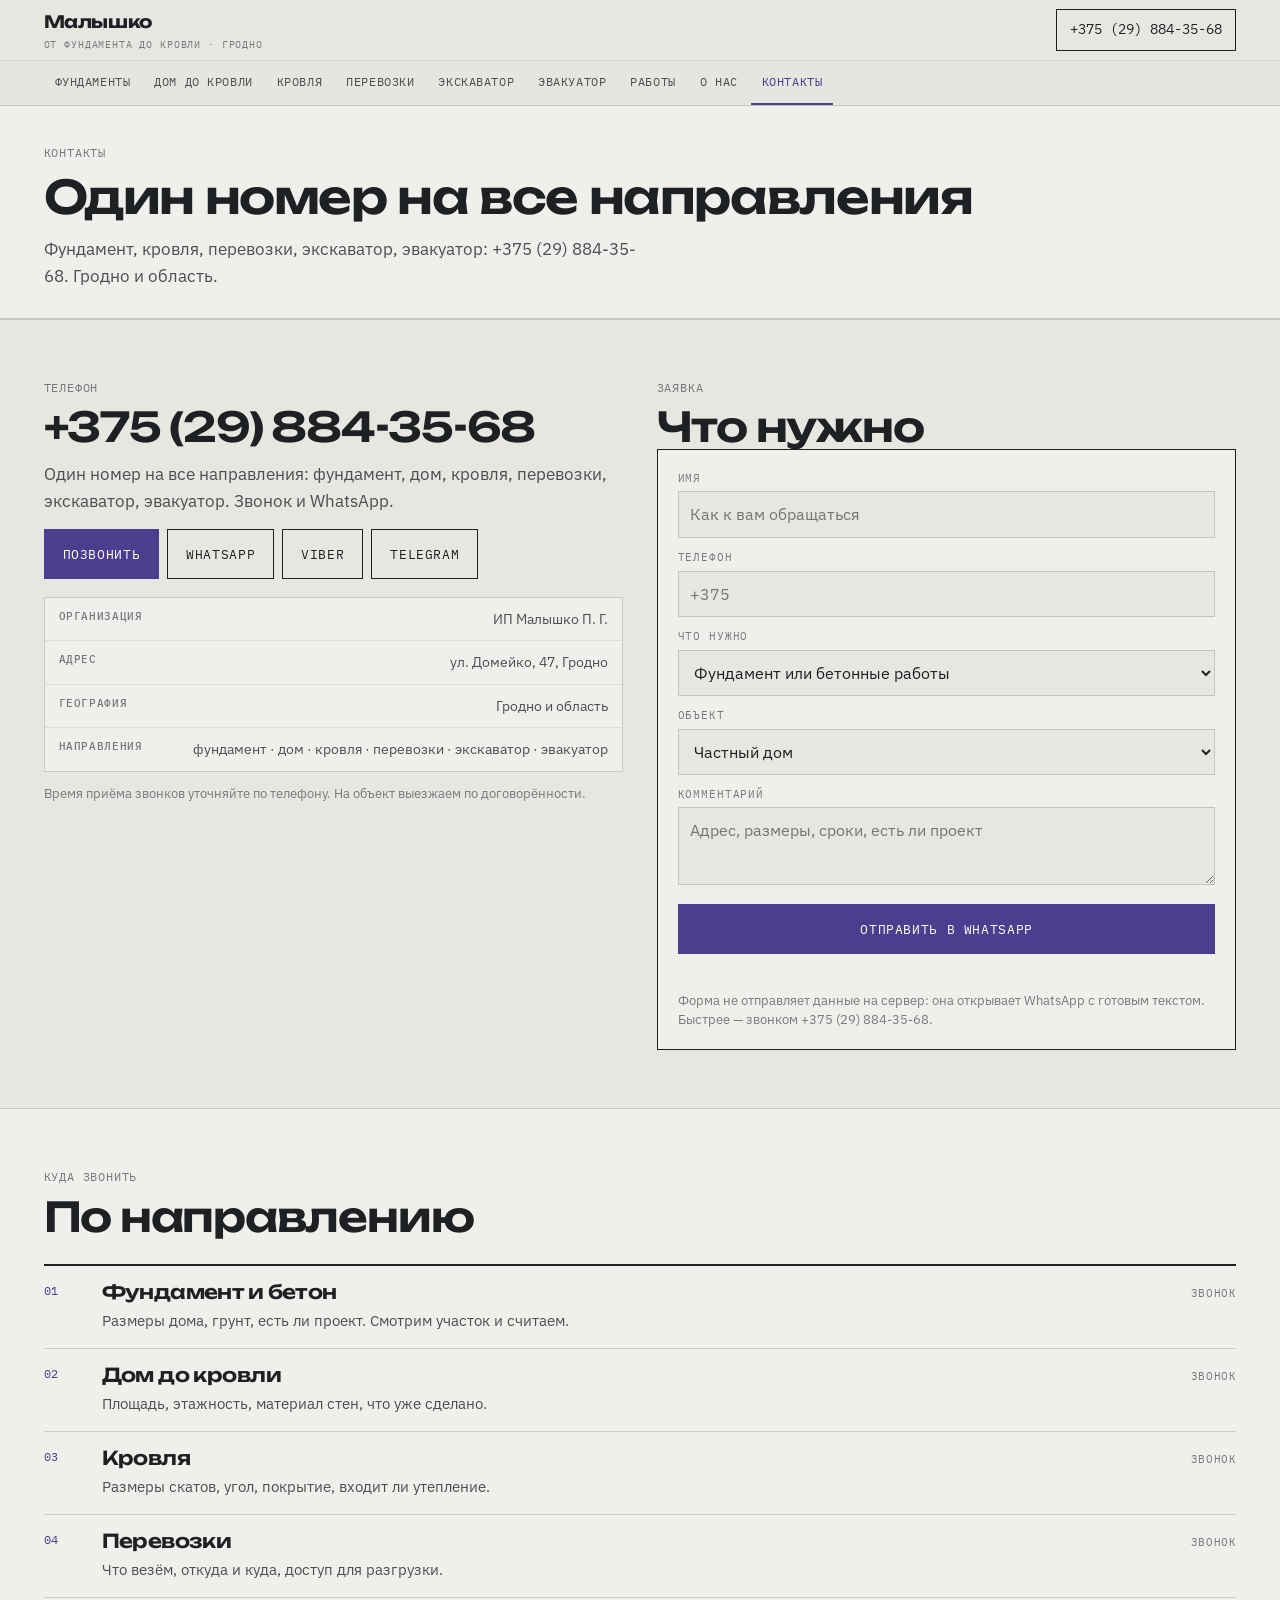
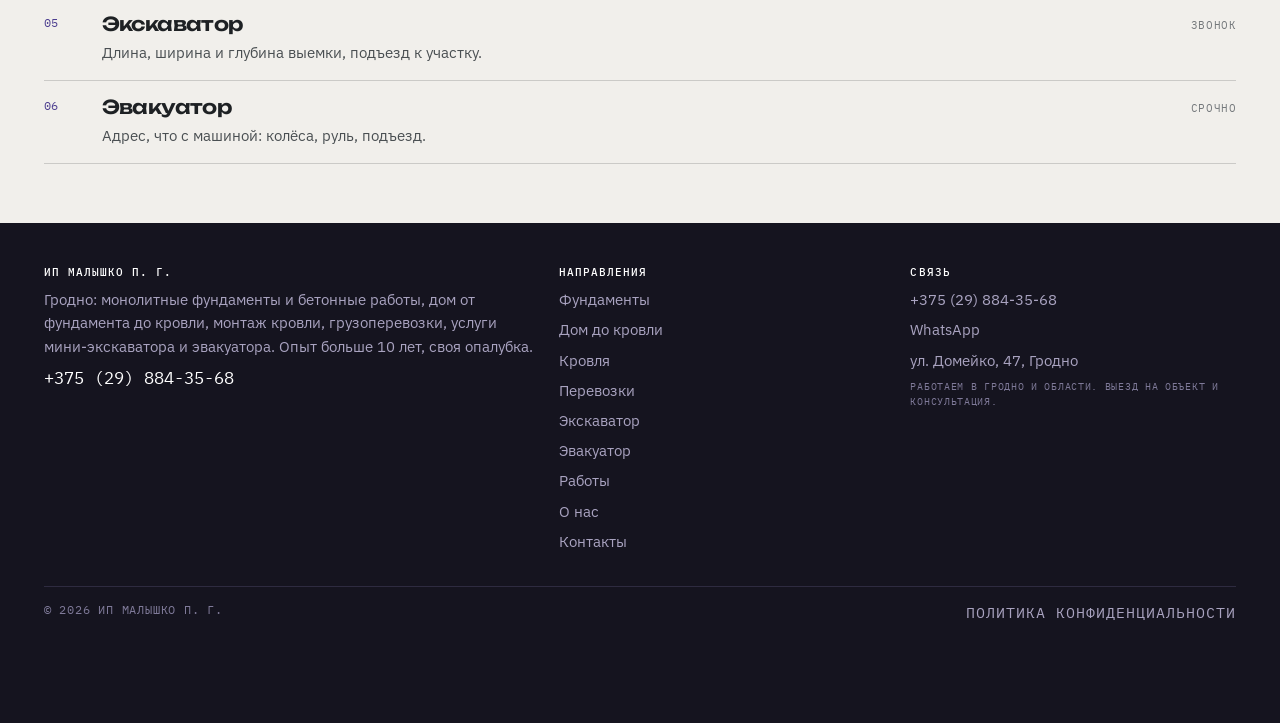
<file: kontakty.html>
<!doctype html><html lang="ru"><head>
<meta charset="utf-8"><meta name="viewport" content="width=device-width,initial-scale=1">
<title>Контакты — ИП Малышко, Гродно, +375 (29) 884-35-68</title><meta name="description" content="Телефон +375 (29) 884-35-68, WhatsApp и Viber. Гродно, ул. Домейко, 47. Фундаменты, дом до кровли, перевозки, экскаватор, эвакуатор.">
<meta property="og:title" content="Контакты — ИП Малышко, Гродно, +375 (29) 884-35-68"><meta property="og:description" content="Телефон +375 (29) 884-35-68, WhatsApp и Viber. Гродно, ул. Домейко, 47. Фундаменты, дом до кровли, перевозки, экскаватор, эвакуатор.">
<meta property="og:type" content="website"><meta property="og:locale" content="ru_BY">
<link rel="icon" href="assets/img/favicon.svg" type="image/svg+xml">
<link rel="preconnect" href="https://fonts.googleapis.com"><link rel="preconnect" href="https://fonts.gstatic.com" crossorigin>
<link href="https://fonts.googleapis.com/css2?family=Unbounded:wght@400;600;700&family=IBM+Plex+Sans:wght@400;500;600&family=IBM+Plex+Mono:wght@400;500&display=swap" rel="stylesheet">
<style>
:root{--paper:#E8E6E1;--paper2:#F1EFEB;--ink:#1E2124;--ink2:#4A4F52;--ink3:#75797C;--line:rgba(30,33,36,.18);--line2:rgba(30,33,36,.09);
--blue:#4C3D8F;--blueBg:#191827;--blueLine:rgba(233,231,236,.22);--f-d:'Unbounded',Arial,sans-serif;--f-t:'IBM Plex Sans',Arial,sans-serif;--f-m:'IBM Plex Mono',monospace}
*{box-sizing:border-box}[hidden]{display:none!important}
body{margin:0;background:var(--paper);color:var(--ink);font:400 16px/1.6 var(--f-t);overflow-wrap:break-word}
img{max-width:100%;height:auto;display:block}
h1,h2,h3{font-family:var(--f-d);margin:0;font-weight:600;letter-spacing:-.03em;line-height:1.06;overflow-wrap:anywhere}
h1{font-size:clamp(2.05rem,5.4vw,4.6rem)}
.wrap{max-width:1440px;margin-inline:auto;padding-inline:clamp(16px,3.4vw,64px)}
.top{position:sticky;top:0;z-index:60;background:rgba(232,230,225,.96);border-bottom:1px solid var(--line)}
.top .in{display:flex;align-items:center;gap:14px;min-height:66px;min-width:0}
.top__row{display:flex;align-items:center;gap:12px;min-height:60px;min-width:0}
.top__sp{flex:1 1 auto;min-width:8px}
.navbar{border-top:1px solid var(--line2);background:rgba(232,230,225,.98)}
.navbar{position:relative}
.navbar::after{content:"";position:absolute;right:0;top:0;bottom:0;width:30px;pointer-events:none;
background:linear-gradient(90deg,rgba(232,230,225,0),rgba(232,230,225,.97))}
@media (min-width:860px){.navbar::after{display:none}}
.navbar__in{display:flex;align-items:center;gap:2px;overflow-x:auto;scrollbar-width:none;-ms-overflow-style:none}
.navbar a{flex:none;font-family:var(--f-m);font-size:11.5px;letter-spacing:.05em;text-transform:uppercase;padding:12px 11px;white-space:nowrap;border-bottom:2px solid transparent;color:var(--ink2)}
.navbar a[aria-current="page"]{color:var(--blue);border-color:var(--blue)}
.burger{display:none;margin-left:auto;width:44px;height:38px;border:1px solid var(--ink);background:none;flex-direction:column;gap:5px;align-items:center;justify-content:center;padding:0}
.burger span{width:20px;height:2px;background:var(--ink);display:block}
.btn{display:inline-flex;align-items:center;justify-content:center;font-family:var(--f-m);font-size:12.5px;letter-spacing:.05em;text-transform:uppercase;
padding:14px 18px;border:1px solid var(--ink);background:var(--ink);color:var(--paper)}
.btn--blue{background:var(--blue);border-color:var(--blue);color:#fff}
.btn--ghost{background:transparent;color:var(--ink)}
.btn--wg{background:transparent;color:#fff;border-color:rgba(255,255,255,.55)}
.btn--w{background:#fff;border-color:#fff;color:var(--ink)}
.hero{position:relative;overflow:hidden;background:#15141F;color:#fff}
.hero__bg{position:absolute;inset:0;width:100%;height:100%;object-fit:cover}
.hero__in{position:relative;z-index:2}
.drawer{position:fixed;inset:0;z-index:120;background:rgba(20,18,30,.62);display:flex;justify-content:flex-end;overflow-y:auto}
.drawer__in{width:min(420px,100%);background:var(--paper);min-height:100%;padding:16px 20px 30px;display:flex;flex-direction:column}
.fbar{position:fixed;left:0;right:0;bottom:0;z-index:70;display:none;gap:6px;padding:8px 10px;background:rgba(232,230,225,.98);border-top:1px solid var(--line)}
.fbar a{flex:1;text-align:center;padding:10px 4px;font-family:var(--f-m);font-size:10.5px;text-transform:uppercase;border:1px solid var(--ink);color:var(--ink)}
.fbar a:first-child{background:var(--blue);border-color:var(--blue);color:#fff}
@media (max-width:859px){.fbar{display:flex}body{padding-bottom:62px}}
@media (max-width:859px){.top .tel{display:none}.burger{display:flex}}
</style>
<link rel="stylesheet" href="assets/css/site.v2.css">
</head><body id="top">
<header class="top">
  <div class="wrap top__row">
    <a class="brand" href="index.html"><b>Малышко</b><span>от фундамента до кровли · Гродно</span></a>
    <span class="top__sp"></span>
    <a class="tel" href="tel:+375298843568">+375 (29) 884-35-68</a>
    <button class="burger" id="burger" aria-label="Меню" aria-expanded="false" aria-controls="drawer"><span></span><span></span><span></span></button>
  </div>
  <nav class="navbar" aria-label="Страницы сайта"><div class="wrap navbar__in"><a href="fundamenty.html">Фундаменты</a><a href="dom.html">Дом до кровли</a><a href="krovlya.html">Кровля</a><a href="gruzoperevozki.html">Перевозки</a><a href="miniekskavator.html">Экскаватор</a><a href="evakuator.html">Эвакуатор</a><a href="raboty.html">Работы</a><a href="o-kompanii.html">О нас</a><a href="kontakty.html" aria-current="page">Контакты</a></div></nav>
</header>
<div class="drawer" id="drawer" hidden><div class="drawer__in" role="dialog" aria-modal="true" aria-label="Меню сайта">
  <div style="display:flex;align-items:center;justify-content:space-between;margin-bottom:10px">
    <span class="mono">Меню</span><button class="drawer__x" id="drawerClose" aria-label="Закрыть меню">×</button></div>
  <a class="dl" href="fundamenty.html">Фундаменты</a><a class="dl" href="dom.html">Дом до кровли</a><a class="dl" href="krovlya.html">Кровля</a><a class="dl" href="gruzoperevozki.html">Перевозки</a><a class="dl" href="miniekskavator.html">Экскаватор</a><a class="dl" href="evakuator.html">Эвакуатор</a><a class="dl" href="raboty.html">Работы</a><a class="dl" href="o-kompanii.html">О нас</a><a class="dl" href="kontakty.html">Контакты</a>
  <a class="dl" href="politika.html">Политика конфиденциальности</a>
  <a class="btn btn--blue" href="tel:+375298843568" style="margin-top:16px">+375 (29) 884-35-68</a>
  <a class="btn btn--ghost" href="https://wa.me/375298843568" target="_blank" rel="noopener" style="margin-top:8px">WhatsApp</a>
</div></div>

<section style="padding:38px 0 28px;border-bottom:1px solid var(--line);background:var(--paper2)">
<div class="wrap"><p class="mono" style="margin-bottom:10px">Контакты</p><h1 style="font-size:clamp(1.7rem,3.6vw,3rem)">Один номер на все направления</h1>
<p class="lead" style="margin:14px 0 0">Фундамент, кровля, перевозки, экскаватор, эвакуатор: +375 (29) 884-35-68. Гродно и область.</p></div></section>
<main>
<section class="sec"><div class="wrap split">
  <div><p class="mono" style="margin-bottom:8px">Телефон</p><h2>+375 (29) 884-35-68</h2>
    <p class="lead" style="margin:12px 0 14px">Один номер на все направления: фундамент, дом, кровля, перевозки, экскаватор, эвакуатор. Звонок и WhatsApp.</p>
    <div style="display:flex;flex-wrap:wrap;gap:8px">
      <a class="btn btn--blue" href="tel:+375298843568">Позвонить</a>
      <a class="btn btn--ghost" href="https://wa.me/375298843568" target="_blank" rel="noopener">WhatsApp</a>
      <a class="btn btn--ghost" href="viber://chat?number=%2B375298843568">Viber</a>
      <a class="btn btn--ghost" href="https://t.me/+375298843568" target="_blank" rel="noopener">Telegram</a>
    </div>
    <div class="pass" style="margin-top:18px">
      <div class="r"><b>Организация</b><span>ИП Малышко П. Г.</span></div>
      <div class="r"><b>Адрес</b><span>ул. Домейко, 47, Гродно</span></div>
      <div class="r"><b>География</b><span>Гродно и область</span></div>
      <div class="r"><b>Направления</b><span>фундамент · дом · кровля · перевозки · экскаватор · эвакуатор</span></div>
    </div>
    <p class="fine" style="margin-top:12px">Время приёма звонков уточняйте по телефону. На объект выезжаем по договорённости.</p></div>
  <div><p class="mono" style="margin-bottom:8px">Заявка</p><h2>Что нужно</h2><form class="form" id="leadForm" novalidate>
  <div><label for="f-name">Имя</label><input id="f-name" name="name" type="text" autocomplete="name" placeholder="Как к вам обращаться"></div>
  <div><label for="f-phone">Телефон</label><input id="f-phone" name="phone" type="tel" autocomplete="tel" placeholder="+375"></div>
  <div><label for="f-job">Что нужно</label><select id="f-job" name="job">
    <option>Фундамент или бетонные работы</option><option>Дом от фундамента до кровли</option><option>Монтаж кровли</option>
    <option>Грузоперевозки</option><option>Мини-экскаватор</option><option>Эвакуатор</option><option>Другое</option></select></div>
  <div><label for="f-obj">Объект</label><select id="f-obj" name="obj">
    <option>Частный дом</option><option>Дачный дом</option><option>Гараж или хозпостройка</option><option>Коммерческий объект</option></select></div>
  <div><label for="f-msg">Комментарий</label><textarea id="f-msg" name="msg" placeholder="Адрес, размеры, сроки, есть ли проект"></textarea></div>
  <button class="btn btn--blue" type="submit">Отправить в WhatsApp</button>
  <p class="form__msg" id="formMsg" role="status" aria-live="polite"></p>
  <p class="fine">Форма не отправляет данные на сервер: она открывает WhatsApp с готовым текстом. Быстрее — звонком +375 (29) 884-35-68.</p>
</form></div>
</div></section>
<section class="sec sec--white"><div class="wrap">
  <div class="shead"><div><p class="mono" style="margin-bottom:8px">Куда звонить</p><h2>По направлению</h2></div></div>
  <div class="vd">
    <div class="row"><span class="n">01</span><div><h3>Фундамент и бетон</h3><p>Размеры дома, грунт, есть ли проект. Смотрим участок и считаем.</p></div><span class="u">звонок</span></div>
    <div class="row"><span class="n">02</span><div><h3>Дом до кровли</h3><p>Площадь, этажность, материал стен, что уже сделано.</p></div><span class="u">звонок</span></div>
    <div class="row"><span class="n">03</span><div><h3>Кровля</h3><p>Размеры скатов, угол, покрытие, входит ли утепление.</p></div><span class="u">звонок</span></div>
    <div class="row"><span class="n">04</span><div><h3>Перевозки</h3><p>Что везём, откуда и куда, доступ для разгрузки.</p></div><span class="u">звонок</span></div>
    <div class="row"><span class="n">05</span><div><h3>Экскаватор</h3><p>Длина, ширина и глубина выемки, подъезд к участку.</p></div><span class="u">звонок</span></div>
    <div class="row"><span class="n">06</span><div><h3>Эвакуатор</h3><p>Адрес, что с машиной: колёса, руль, подъезд.</p></div><span class="u">срочно</span></div>
  </div>
</div></section>
</main>
<footer class="foot"><div class="wrap foot__in">
  <div><h4>ИП Малышко П. Г.</h4>
    <p>Гродно: монолитные фундаменты и бетонные работы, дом от фундамента до кровли, монтаж кровли, грузоперевозки, услуги мини-экскаватора и эвакуатора. Опыт больше 10 лет, своя опалубка.</p>
    <a href="tel:+375298843568" style="font-family:var(--f-m);font-size:17px;color:#fff">+375 (29) 884-35-68</a></div>
  <div><h4>Направления</h4><a href="fundamenty.html">Фундаменты</a><a href="dom.html">Дом до кровли</a><a href="krovlya.html">Кровля</a><a href="gruzoperevozki.html">Перевозки</a><a href="miniekskavator.html">Экскаватор</a><a href="evakuator.html">Эвакуатор</a><a href="raboty.html">Работы</a><a href="o-kompanii.html">О нас</a><a href="kontakty.html">Контакты</a></div>
  <div><h4>Связь</h4><a href="tel:+375298843568">+375 (29) 884-35-68</a><a href="https://wa.me/375298843568" target="_blank" rel="noopener">WhatsApp</a>
    <p>ул. Домейко, 47, Гродно</p><p class="mono" style="color:#7F7A99;font-size:10px;line-height:1.5">Работаем в Гродно и области. Выезд на объект и консультация.</p></div>
  <div class="foot__bt"><span class="mono" style="color:#7F7A99">© 2026 ИП Малышко П. Г.</span>
    <a href="politika.html" class="mono" style="color:#A9A3C0">Политика конфиденциальности</a></div>
</div></footer>
<div class="fbar">
  <a href="tel:+375298843568">Позвонить</a>
  <a href="https://wa.me/375298843568" target="_blank" rel="noopener">WhatsApp</a>
  <a href="viber://chat?number=%2B375298843568">Viber</a>
  <a href="https://t.me/+375298843568" target="_blank" rel="noopener">Telegram</a>
</div>
<script src="assets/js/main.v2.js" defer></script>
</body></html>
</file>
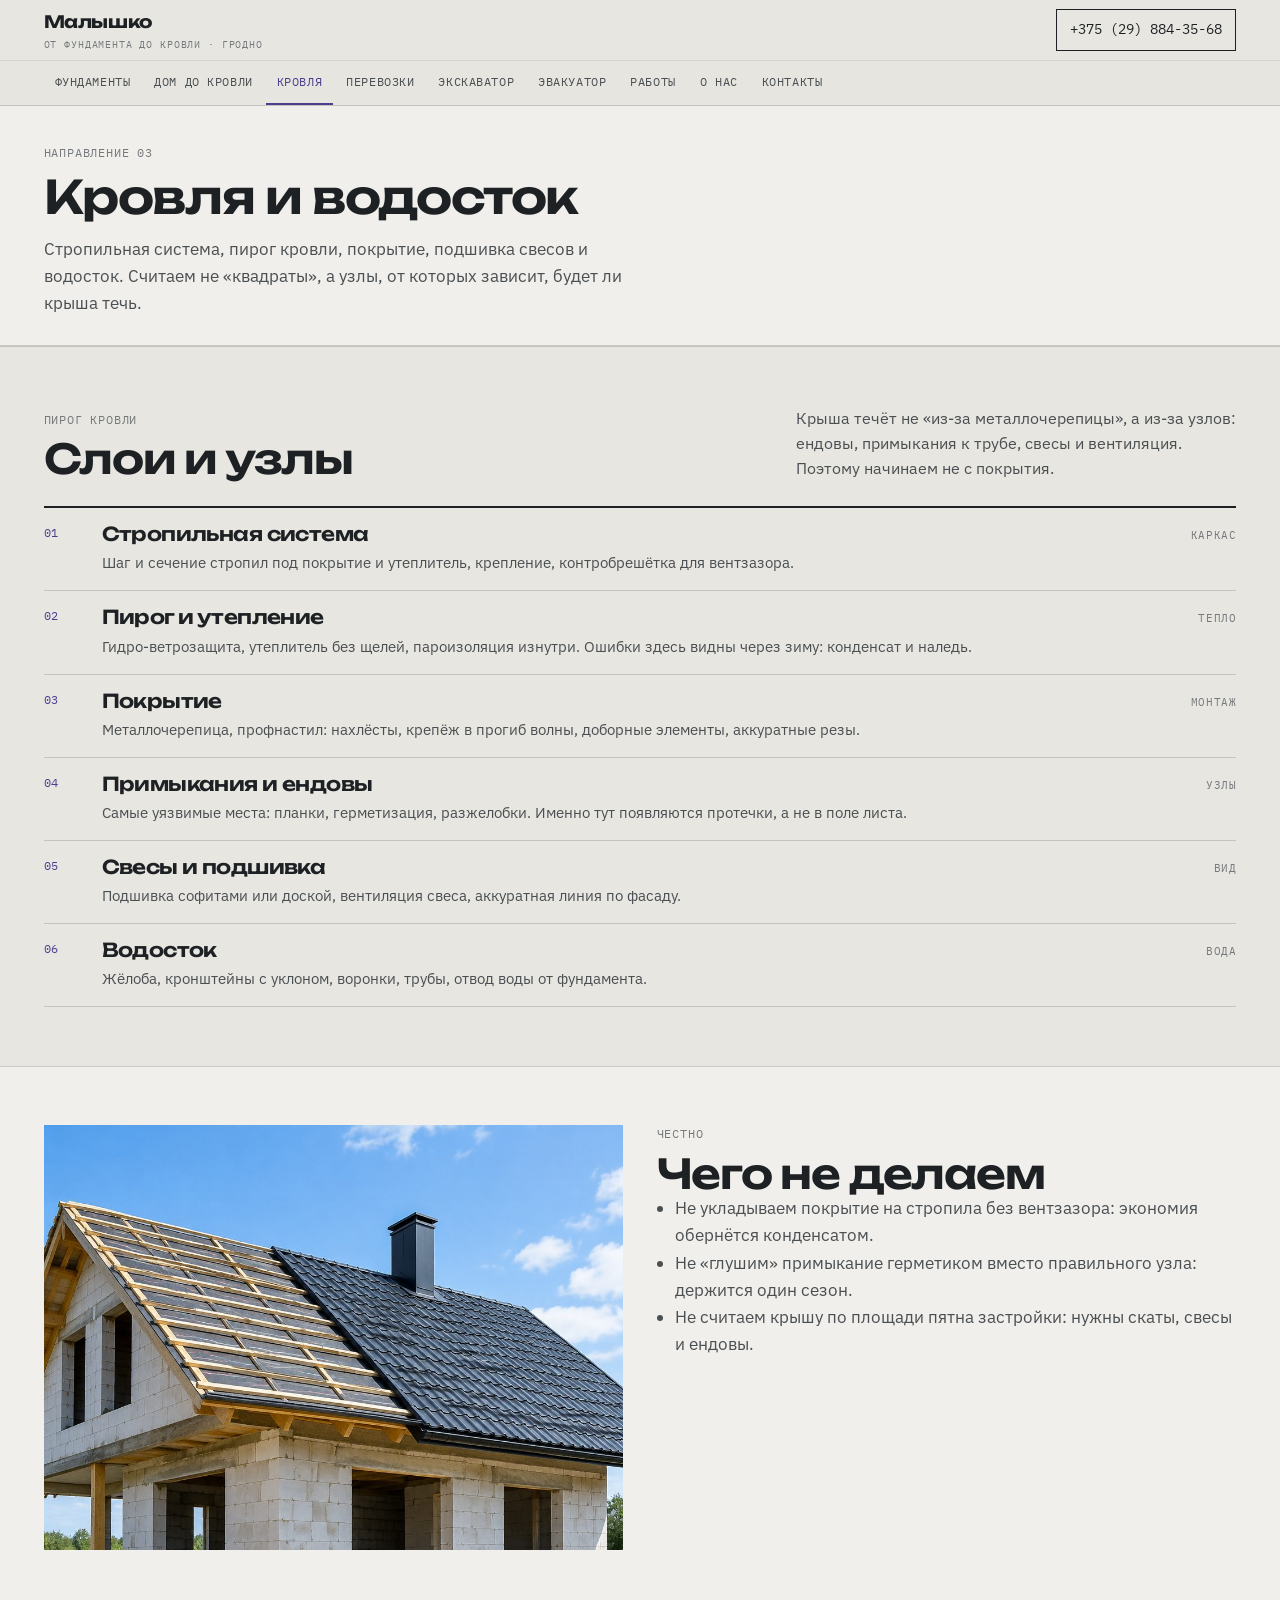
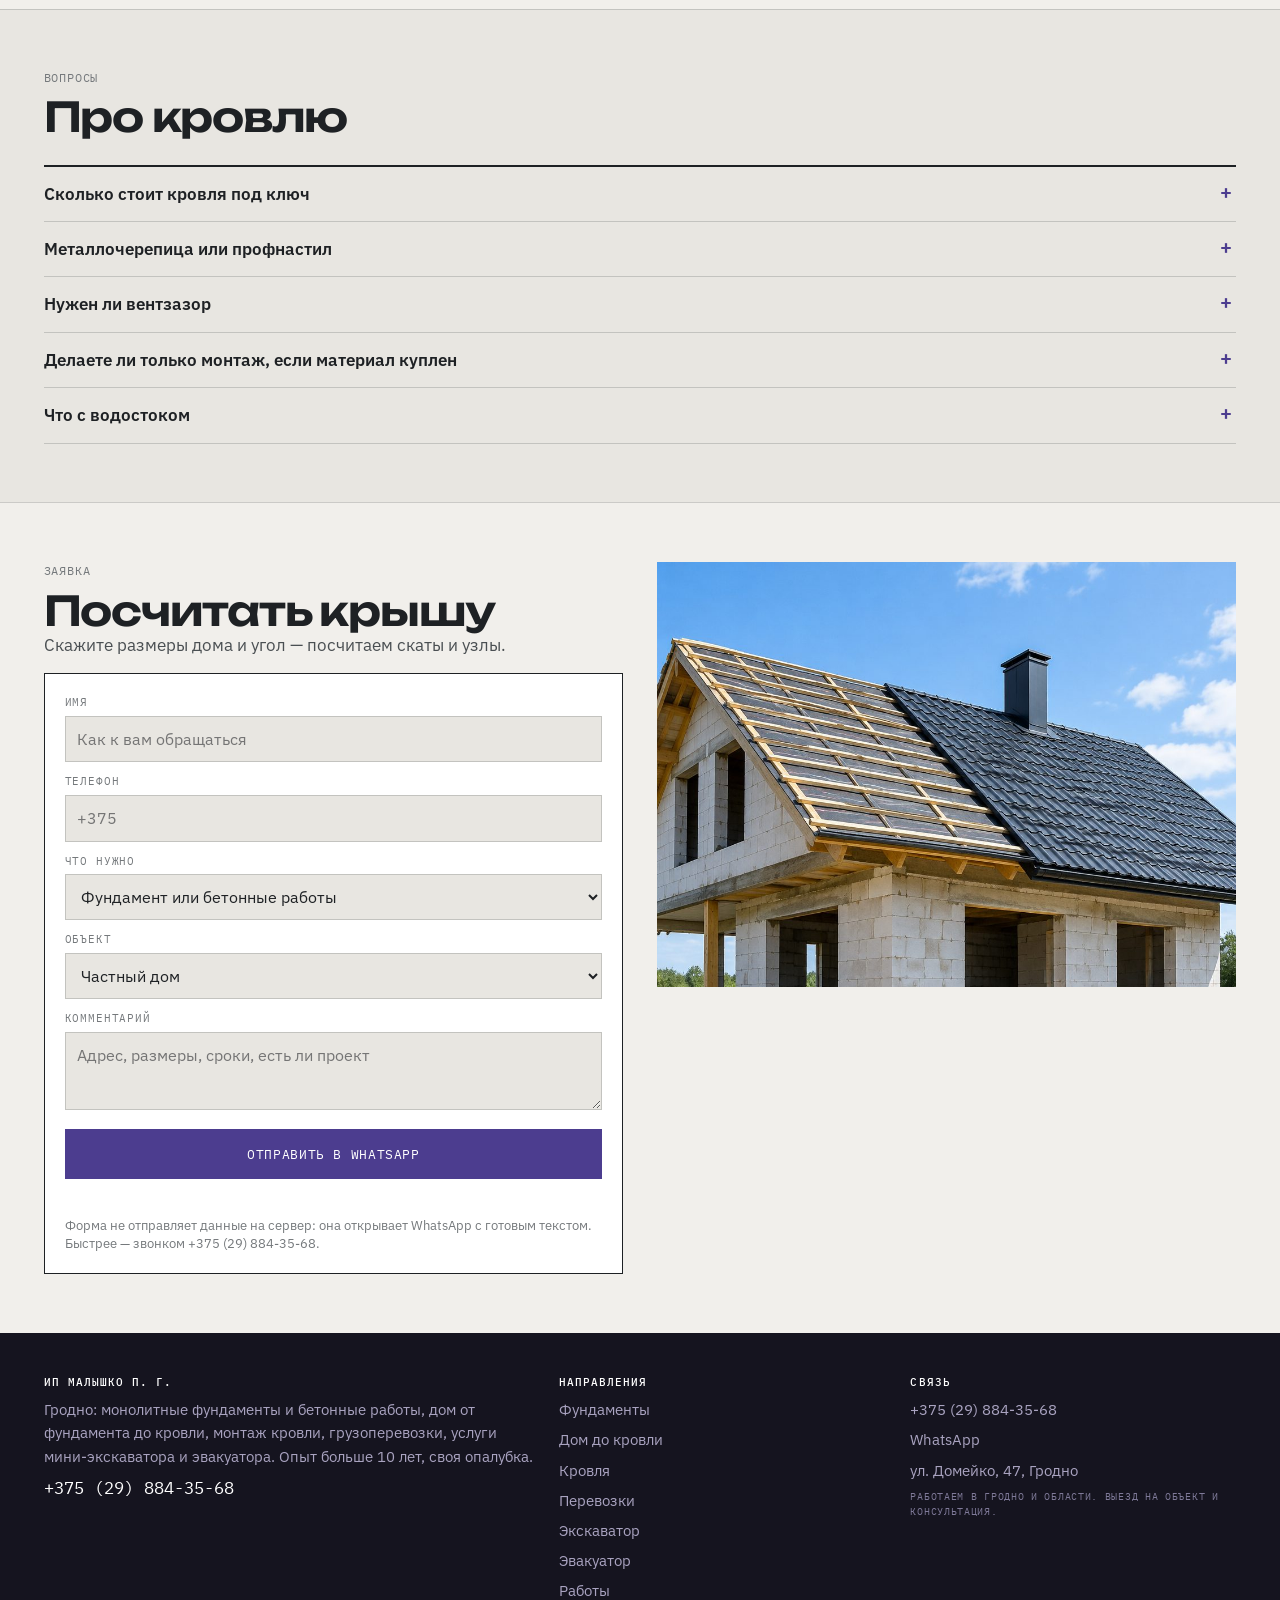
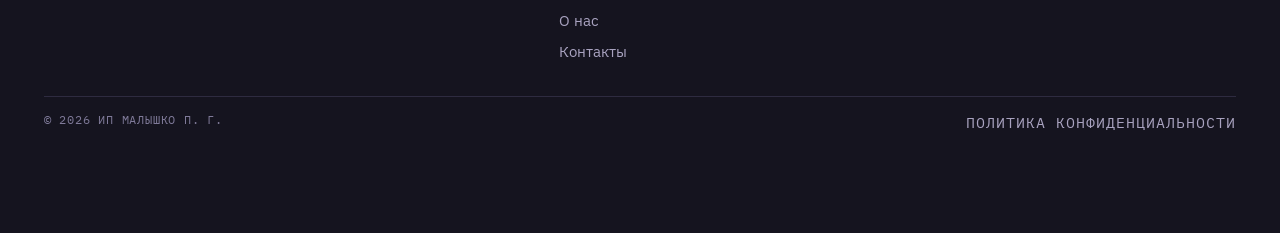
<file: krovlya.html>
<!doctype html><html lang="ru"><head>
<meta charset="utf-8"><meta name="viewport" content="width=device-width,initial-scale=1">
<title>Монтаж кровли в Гродно — стропила, покрытие, водосток | Малышко</title><meta name="description" content="Монтаж кровли: стропильная система, пирог, металлочерепица и профнастил, подшивка свесов, водосток. Проверяем узлы и вентиляцию подкровельного пространства.">
<meta property="og:title" content="Монтаж кровли в Гродно — стропила, покрытие, водосток | Малышко"><meta property="og:description" content="Монтаж кровли: стропильная система, пирог, металлочерепица и профнастил, подшивка свесов, водосток. Проверяем узлы и вентиляцию подкровельного пространства.">
<meta property="og:type" content="website"><meta property="og:locale" content="ru_BY">
<link rel="icon" href="assets/img/favicon.svg" type="image/svg+xml">
<link rel="preconnect" href="https://fonts.googleapis.com"><link rel="preconnect" href="https://fonts.gstatic.com" crossorigin>
<link href="https://fonts.googleapis.com/css2?family=Unbounded:wght@400;600;700&family=IBM+Plex+Sans:wght@400;500;600&family=IBM+Plex+Mono:wght@400;500&display=swap" rel="stylesheet">
<style>
:root{--paper:#E8E6E1;--paper2:#F1EFEB;--ink:#1E2124;--ink2:#4A4F52;--ink3:#75797C;--line:rgba(30,33,36,.18);--line2:rgba(30,33,36,.09);
--blue:#4C3D8F;--blueBg:#191827;--blueLine:rgba(233,231,236,.22);--f-d:'Unbounded',Arial,sans-serif;--f-t:'IBM Plex Sans',Arial,sans-serif;--f-m:'IBM Plex Mono',monospace}
*{box-sizing:border-box}[hidden]{display:none!important}
body{margin:0;background:var(--paper);color:var(--ink);font:400 16px/1.6 var(--f-t);overflow-wrap:break-word}
img{max-width:100%;height:auto;display:block}
h1,h2,h3{font-family:var(--f-d);margin:0;font-weight:600;letter-spacing:-.03em;line-height:1.06;overflow-wrap:anywhere}
h1{font-size:clamp(2.05rem,5.4vw,4.6rem)}
.wrap{max-width:1440px;margin-inline:auto;padding-inline:clamp(16px,3.4vw,64px)}
.top{position:sticky;top:0;z-index:60;background:rgba(232,230,225,.96);border-bottom:1px solid var(--line)}
.top .in{display:flex;align-items:center;gap:14px;min-height:66px;min-width:0}
.top__row{display:flex;align-items:center;gap:12px;min-height:60px;min-width:0}
.top__sp{flex:1 1 auto;min-width:8px}
.navbar{border-top:1px solid var(--line2);background:rgba(232,230,225,.98)}
.navbar{position:relative}
.navbar::after{content:"";position:absolute;right:0;top:0;bottom:0;width:30px;pointer-events:none;
background:linear-gradient(90deg,rgba(232,230,225,0),rgba(232,230,225,.97))}
@media (min-width:860px){.navbar::after{display:none}}
.navbar__in{display:flex;align-items:center;gap:2px;overflow-x:auto;scrollbar-width:none;-ms-overflow-style:none}
.navbar a{flex:none;font-family:var(--f-m);font-size:11.5px;letter-spacing:.05em;text-transform:uppercase;padding:12px 11px;white-space:nowrap;border-bottom:2px solid transparent;color:var(--ink2)}
.navbar a[aria-current="page"]{color:var(--blue);border-color:var(--blue)}
.burger{display:none;margin-left:auto;width:44px;height:38px;border:1px solid var(--ink);background:none;flex-direction:column;gap:5px;align-items:center;justify-content:center;padding:0}
.burger span{width:20px;height:2px;background:var(--ink);display:block}
.btn{display:inline-flex;align-items:center;justify-content:center;font-family:var(--f-m);font-size:12.5px;letter-spacing:.05em;text-transform:uppercase;
padding:14px 18px;border:1px solid var(--ink);background:var(--ink);color:var(--paper)}
.btn--blue{background:var(--blue);border-color:var(--blue);color:#fff}
.btn--ghost{background:transparent;color:var(--ink)}
.btn--wg{background:transparent;color:#fff;border-color:rgba(255,255,255,.55)}
.btn--w{background:#fff;border-color:#fff;color:var(--ink)}
.hero{position:relative;overflow:hidden;background:#15141F;color:#fff}
.hero__bg{position:absolute;inset:0;width:100%;height:100%;object-fit:cover}
.hero__in{position:relative;z-index:2}
.drawer{position:fixed;inset:0;z-index:120;background:rgba(20,18,30,.62);display:flex;justify-content:flex-end;overflow-y:auto}
.drawer__in{width:min(420px,100%);background:var(--paper);min-height:100%;padding:16px 20px 30px;display:flex;flex-direction:column}
.fbar{position:fixed;left:0;right:0;bottom:0;z-index:70;display:none;gap:6px;padding:8px 10px;background:rgba(232,230,225,.98);border-top:1px solid var(--line)}
.fbar a{flex:1;text-align:center;padding:10px 4px;font-family:var(--f-m);font-size:10.5px;text-transform:uppercase;border:1px solid var(--ink);color:var(--ink)}
.fbar a:first-child{background:var(--blue);border-color:var(--blue);color:#fff}
@media (max-width:859px){.fbar{display:flex}body{padding-bottom:62px}}
@media (max-width:859px){.top .tel{display:none}.burger{display:flex}}
</style>
<link rel="stylesheet" href="assets/css/site.v2.css">
</head><body id="top">
<header class="top">
  <div class="wrap top__row">
    <a class="brand" href="index.html"><b>Малышко</b><span>от фундамента до кровли · Гродно</span></a>
    <span class="top__sp"></span>
    <a class="tel" href="tel:+375298843568">+375 (29) 884-35-68</a>
    <button class="burger" id="burger" aria-label="Меню" aria-expanded="false" aria-controls="drawer"><span></span><span></span><span></span></button>
  </div>
  <nav class="navbar" aria-label="Страницы сайта"><div class="wrap navbar__in"><a href="fundamenty.html">Фундаменты</a><a href="dom.html">Дом до кровли</a><a href="krovlya.html" aria-current="page">Кровля</a><a href="gruzoperevozki.html">Перевозки</a><a href="miniekskavator.html">Экскаватор</a><a href="evakuator.html">Эвакуатор</a><a href="raboty.html">Работы</a><a href="o-kompanii.html">О нас</a><a href="kontakty.html">Контакты</a></div></nav>
</header>
<div class="drawer" id="drawer" hidden><div class="drawer__in" role="dialog" aria-modal="true" aria-label="Меню сайта">
  <div style="display:flex;align-items:center;justify-content:space-between;margin-bottom:10px">
    <span class="mono">Меню</span><button class="drawer__x" id="drawerClose" aria-label="Закрыть меню">×</button></div>
  <a class="dl" href="fundamenty.html">Фундаменты</a><a class="dl" href="dom.html">Дом до кровли</a><a class="dl" href="krovlya.html">Кровля</a><a class="dl" href="gruzoperevozki.html">Перевозки</a><a class="dl" href="miniekskavator.html">Экскаватор</a><a class="dl" href="evakuator.html">Эвакуатор</a><a class="dl" href="raboty.html">Работы</a><a class="dl" href="o-kompanii.html">О нас</a><a class="dl" href="kontakty.html">Контакты</a>
  <a class="dl" href="politika.html">Политика конфиденциальности</a>
  <a class="btn btn--blue" href="tel:+375298843568" style="margin-top:16px">+375 (29) 884-35-68</a>
  <a class="btn btn--ghost" href="https://wa.me/375298843568" target="_blank" rel="noopener" style="margin-top:8px">WhatsApp</a>
</div></div>

<section style="padding:38px 0 28px;border-bottom:1px solid var(--line);background:var(--paper2)">
<div class="wrap"><p class="mono" style="margin-bottom:10px">Направление 03</p><h1 style="font-size:clamp(1.7rem,3.6vw,3rem)">Кровля и водосток</h1>
<p class="lead" style="margin:14px 0 0">Стропильная система, пирог кровли, покрытие, подшивка свесов и водосток. Считаем не «квадраты», а узлы, от которых зависит, будет ли крыша течь.</p></div></section>
<main>
<section class="sec"><div class="wrap">
  <div class="shead"><div><p class="mono" style="margin-bottom:8px">Пирог кровли</p><h2>Слои и узлы</h2></div>
    <p>Крыша течёт не «из-за металлочерепицы», а из-за узлов: ендовы, примыкания к трубе, свесы и вентиляция. Поэтому начинаем не с покрытия.</p></div>
  <div class="vd">
    <div class="row"><span class="n">01</span><div><h3>Стропильная система</h3><p>Шаг и сечение стропил под покрытие и утеплитель, крепление, контробрешётка для вентзазора.</p></div><span class="u">каркас</span></div>
    <div class="row"><span class="n">02</span><div><h3>Пирог и утепление</h3><p>Гидро-ветрозащита, утеплитель без щелей, пароизоляция изнутри. Ошибки здесь видны через зиму: конденсат и наледь.</p></div><span class="u">тепло</span></div>
    <div class="row"><span class="n">03</span><div><h3>Покрытие</h3><p>Металлочерепица, профнастил: нахлёсты, крепёж в прогиб волны, доборные элементы, аккуратные резы.</p></div><span class="u">монтаж</span></div>
    <div class="row"><span class="n">04</span><div><h3>Примыкания и ендовы</h3><p>Самые уязвимые места: планки, герметизация, разжелобки. Именно тут появляются протечки, а не в поле листа.</p></div><span class="u">узлы</span></div>
    <div class="row"><span class="n">05</span><div><h3>Свесы и подшивка</h3><p>Подшивка софитами или доской, вентиляция свеса, аккуратная линия по фасаду.</p></div><span class="u">вид</span></div>
    <div class="row"><span class="n">06</span><div><h3>Водосток</h3><p>Жёлоба, кронштейны с уклоном, воронки, трубы, отвод воды от фундамента.</p></div><span class="u">вода</span></div>
  </div>
</div></section>
<section class="sec sec--white"><div class="wrap split">
  <div><img src="assets/img/roof.jpg" alt="Смонтированная кровля дома" loading="lazy"></div>
  <div><p class="mono" style="margin-bottom:8px">Честно</p><h2>Чего не делаем</h2>
    <ul class="lead" style="padding-left:18px;margin-bottom:0">
      <li>Не укладываем покрытие на стропила без вентзазора: экономия обернётся конденсатом.</li>
      <li>Не «глушим» примыкание герметиком вместо правильного узла: держится один сезон.</li>
      <li>Не считаем крышу по площади пятна застройки: нужны скаты, свесы и ендовы.</li>
    </ul></div>
</div></section>
<section class="sec"><div class="wrap">
  <div class="shead"><div><p class="mono" style="margin-bottom:8px">Вопросы</p><h2>Про кровлю</h2></div></div>
  <div class="acc"><details><summary>Сколько стоит кровля под ключ</summary><p>Зависит от площади скатов, угла, количества ендов и примыканий, а также от того, входит ли утепление. По телефону назову только «от», точную сумму — после осмотра дома.</p></details><details><summary>Металлочерепица или профнастил</summary><p>Металлочерепица тише и аккуратнее на сложных скатах, профнастил дешевле и проще в монтаже. Для хозпостроек обычно профнастил, для жилого дома — металлочерепица.</p></details><details><summary>Нужен ли вентзазор</summary><p>Обязательно. Без него конденсат остаётся в пироге, утеплитель мокнет, а зимой появляется наледь на свесах.</p></details><details><summary>Делаете ли только монтаж, если материал куплен</summary><p>Да. Смотрим, хватает ли комплектующих, и говорим, чего не хватает, до начала работ.</p></details><details><summary>Что с водостоком</summary><p>Считаем по длине карниза и высоте стены: жёлоба, кронштейны, воронки, трубы, колена. Воду отводим от фундамента, иначе он намокнет.</p></details></div>
</div></section>
<section class="sec sec--white"><div class="wrap split">
  <div><p class="mono" style="margin-bottom:8px">Заявка</p><h2>Посчитать крышу</h2><p class="lead" style="margin-bottom:14px">Скажите размеры дома и угол — посчитаем скаты и узлы.</p><form class="form" id="leadForm" novalidate>
  <div><label for="f-name">Имя</label><input id="f-name" name="name" type="text" autocomplete="name" placeholder="Как к вам обращаться"></div>
  <div><label for="f-phone">Телефон</label><input id="f-phone" name="phone" type="tel" autocomplete="tel" placeholder="+375"></div>
  <div><label for="f-job">Что нужно</label><select id="f-job" name="job">
    <option>Фундамент или бетонные работы</option><option>Дом от фундамента до кровли</option><option>Монтаж кровли</option>
    <option>Грузоперевозки</option><option>Мини-экскаватор</option><option>Эвакуатор</option><option>Другое</option></select></div>
  <div><label for="f-obj">Объект</label><select id="f-obj" name="obj">
    <option>Частный дом</option><option>Дачный дом</option><option>Гараж или хозпостройка</option><option>Коммерческий объект</option></select></div>
  <div><label for="f-msg">Комментарий</label><textarea id="f-msg" name="msg" placeholder="Адрес, размеры, сроки, есть ли проект"></textarea></div>
  <button class="btn btn--blue" type="submit">Отправить в WhatsApp</button>
  <p class="form__msg" id="formMsg" role="status" aria-live="polite"></p>
  <p class="fine">Форма не отправляет данные на сервер: она открывает WhatsApp с готовым текстом. Быстрее — звонком +375 (29) 884-35-68.</p>
</form></div>
  <div><img src="assets/img/roof.jpg" alt="Кровля" loading="lazy"></div>
</div></section>
</main>
<footer class="foot"><div class="wrap foot__in">
  <div><h4>ИП Малышко П. Г.</h4>
    <p>Гродно: монолитные фундаменты и бетонные работы, дом от фундамента до кровли, монтаж кровли, грузоперевозки, услуги мини-экскаватора и эвакуатора. Опыт больше 10 лет, своя опалубка.</p>
    <a href="tel:+375298843568" style="font-family:var(--f-m);font-size:17px;color:#fff">+375 (29) 884-35-68</a></div>
  <div><h4>Направления</h4><a href="fundamenty.html">Фундаменты</a><a href="dom.html">Дом до кровли</a><a href="krovlya.html">Кровля</a><a href="gruzoperevozki.html">Перевозки</a><a href="miniekskavator.html">Экскаватор</a><a href="evakuator.html">Эвакуатор</a><a href="raboty.html">Работы</a><a href="o-kompanii.html">О нас</a><a href="kontakty.html">Контакты</a></div>
  <div><h4>Связь</h4><a href="tel:+375298843568">+375 (29) 884-35-68</a><a href="https://wa.me/375298843568" target="_blank" rel="noopener">WhatsApp</a>
    <p>ул. Домейко, 47, Гродно</p><p class="mono" style="color:#7F7A99;font-size:10px;line-height:1.5">Работаем в Гродно и области. Выезд на объект и консультация.</p></div>
  <div class="foot__bt"><span class="mono" style="color:#7F7A99">© 2026 ИП Малышко П. Г.</span>
    <a href="politika.html" class="mono" style="color:#A9A3C0">Политика конфиденциальности</a></div>
</div></footer>
<div class="fbar">
  <a href="tel:+375298843568">Позвонить</a>
  <a href="https://wa.me/375298843568" target="_blank" rel="noopener">WhatsApp</a>
  <a href="viber://chat?number=%2B375298843568">Viber</a>
  <a href="https://t.me/+375298843568" target="_blank" rel="noopener">Telegram</a>
</div>
<script src="assets/js/main.v2.js" defer></script>
</body></html>
</file>
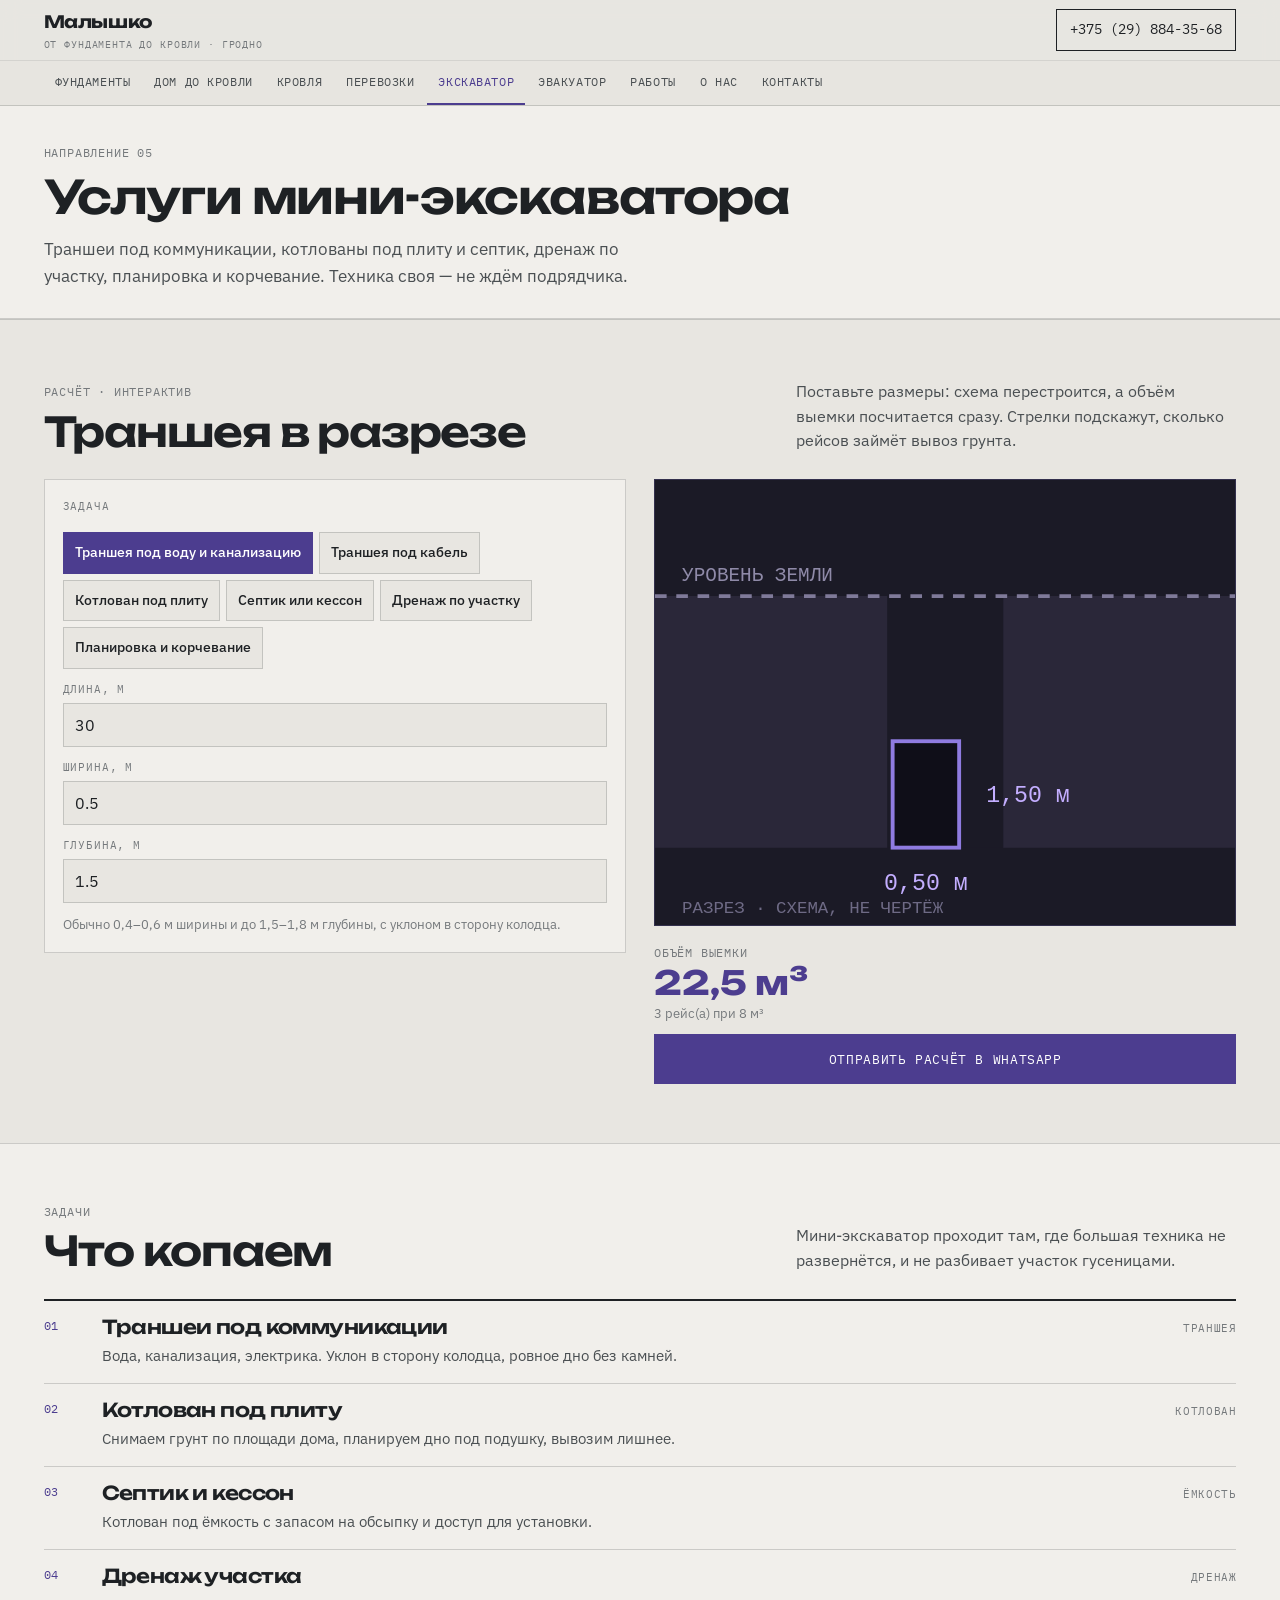
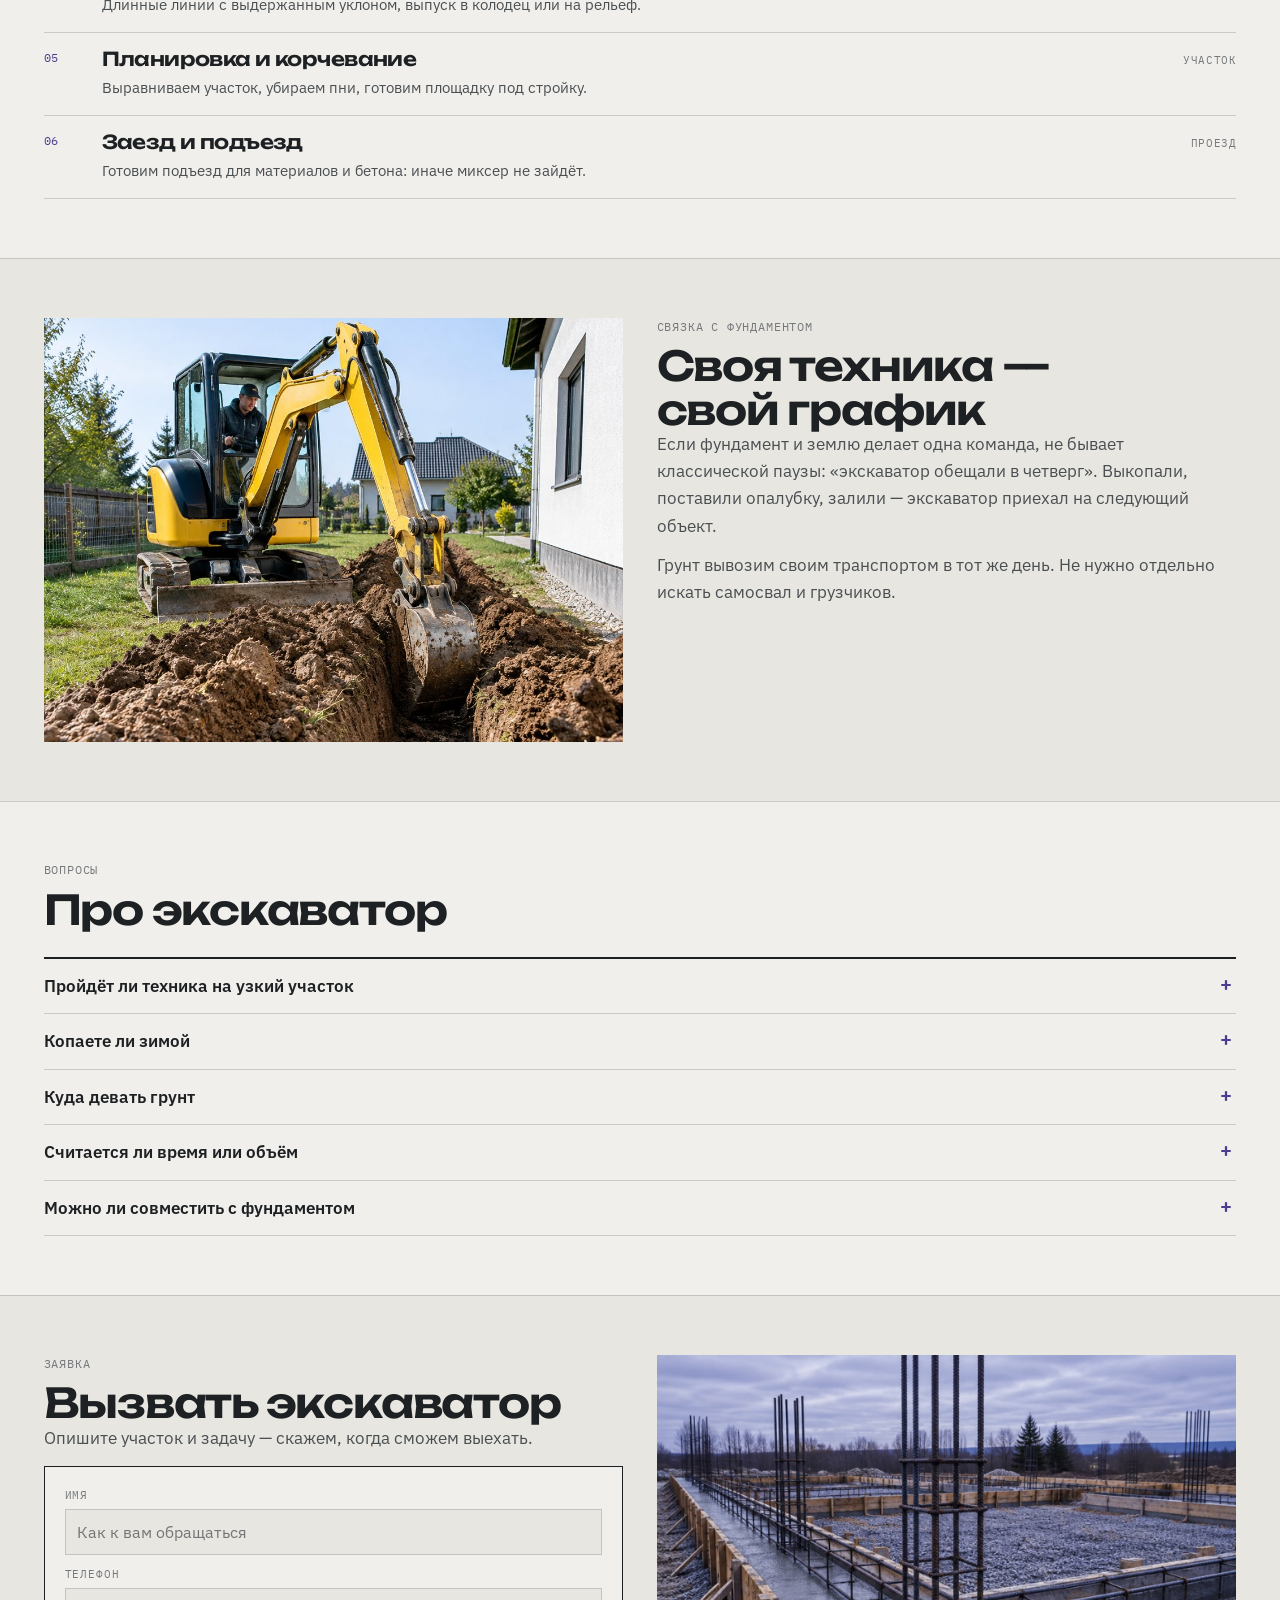
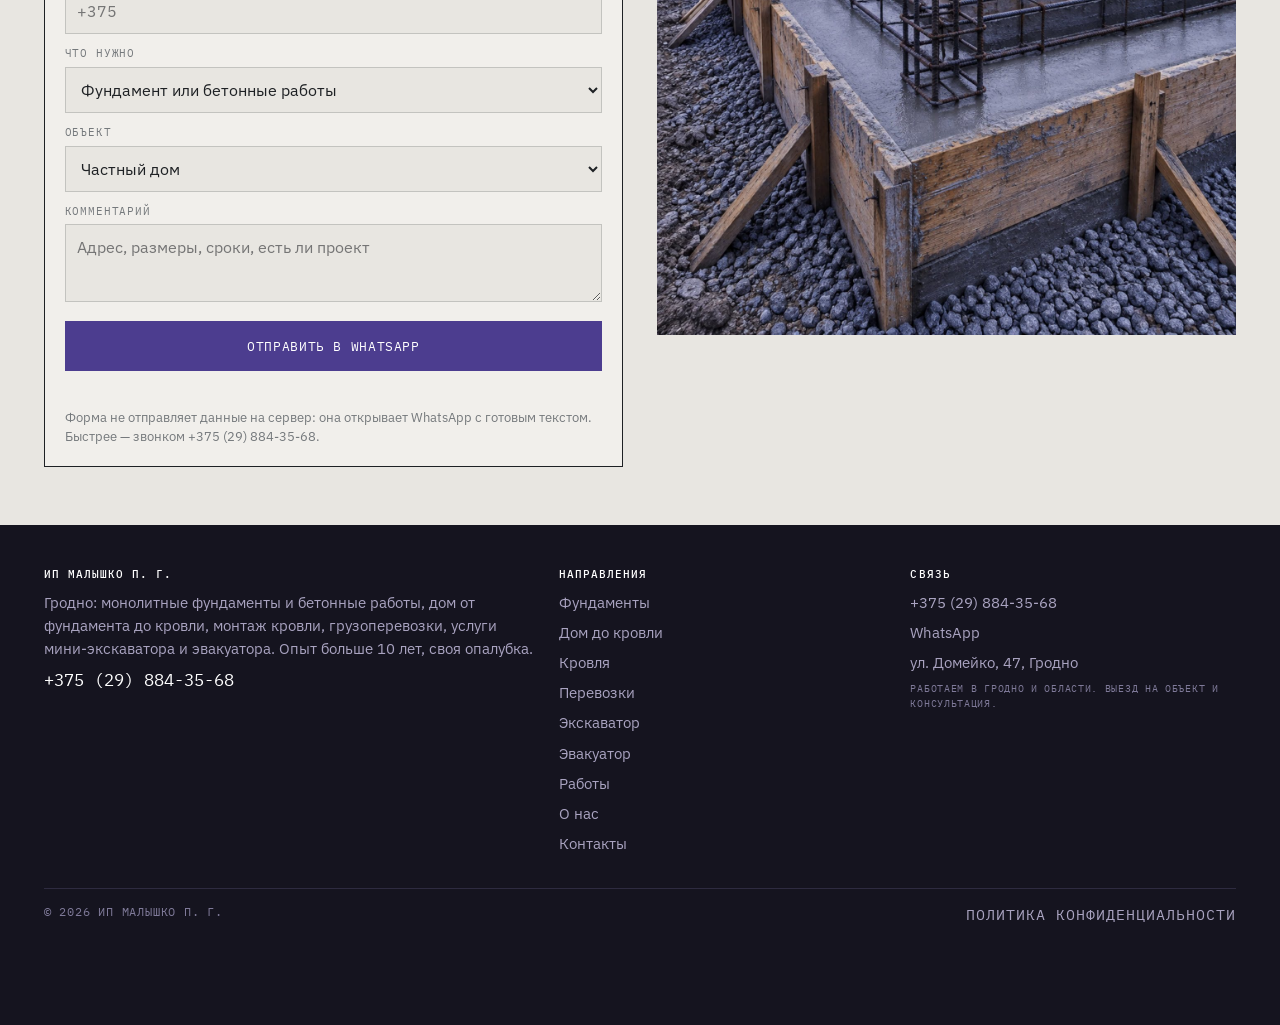
<file: miniekskavator.html>
<!doctype html><html lang="ru"><head>
<meta charset="utf-8"><meta name="viewport" content="width=device-width,initial-scale=1">
<title>Услуги мини-экскаватора в Гродно — траншеи, котлованы, дренаж | Малышко</title><meta name="description" content="Мини-экскаватор в Гродно: траншеи под воду, канализацию и кабель, котлованы под плиту и септик, дренаж, планировка участка, корчевание. Расчёт объёма выемки.">
<meta property="og:title" content="Услуги мини-экскаватора в Гродно — траншеи, котлованы, дренаж | Малышко"><meta property="og:description" content="Мини-экскаватор в Гродно: траншеи под воду, канализацию и кабель, котлованы под плиту и септик, дренаж, планировка участка, корчевание. Расчёт объёма выемки.">
<meta property="og:type" content="website"><meta property="og:locale" content="ru_BY">
<link rel="icon" href="assets/img/favicon.svg" type="image/svg+xml">
<link rel="preconnect" href="https://fonts.googleapis.com"><link rel="preconnect" href="https://fonts.gstatic.com" crossorigin>
<link href="https://fonts.googleapis.com/css2?family=Unbounded:wght@400;600;700&family=IBM+Plex+Sans:wght@400;500;600&family=IBM+Plex+Mono:wght@400;500&display=swap" rel="stylesheet">
<style>
:root{--paper:#E8E6E1;--paper2:#F1EFEB;--ink:#1E2124;--ink2:#4A4F52;--ink3:#75797C;--line:rgba(30,33,36,.18);--line2:rgba(30,33,36,.09);
--blue:#4C3D8F;--blueBg:#191827;--blueLine:rgba(233,231,236,.22);--f-d:'Unbounded',Arial,sans-serif;--f-t:'IBM Plex Sans',Arial,sans-serif;--f-m:'IBM Plex Mono',monospace}
*{box-sizing:border-box}[hidden]{display:none!important}
body{margin:0;background:var(--paper);color:var(--ink);font:400 16px/1.6 var(--f-t);overflow-wrap:break-word}
img{max-width:100%;height:auto;display:block}
h1,h2,h3{font-family:var(--f-d);margin:0;font-weight:600;letter-spacing:-.03em;line-height:1.06;overflow-wrap:anywhere}
h1{font-size:clamp(2.05rem,5.4vw,4.6rem)}
.wrap{max-width:1440px;margin-inline:auto;padding-inline:clamp(16px,3.4vw,64px)}
.top{position:sticky;top:0;z-index:60;background:rgba(232,230,225,.96);border-bottom:1px solid var(--line)}
.top .in{display:flex;align-items:center;gap:14px;min-height:66px;min-width:0}
.top__row{display:flex;align-items:center;gap:12px;min-height:60px;min-width:0}
.top__sp{flex:1 1 auto;min-width:8px}
.navbar{border-top:1px solid var(--line2);background:rgba(232,230,225,.98)}
.navbar{position:relative}
.navbar::after{content:"";position:absolute;right:0;top:0;bottom:0;width:30px;pointer-events:none;
background:linear-gradient(90deg,rgba(232,230,225,0),rgba(232,230,225,.97))}
@media (min-width:860px){.navbar::after{display:none}}
.navbar__in{display:flex;align-items:center;gap:2px;overflow-x:auto;scrollbar-width:none;-ms-overflow-style:none}
.navbar a{flex:none;font-family:var(--f-m);font-size:11.5px;letter-spacing:.05em;text-transform:uppercase;padding:12px 11px;white-space:nowrap;border-bottom:2px solid transparent;color:var(--ink2)}
.navbar a[aria-current="page"]{color:var(--blue);border-color:var(--blue)}
.burger{display:none;margin-left:auto;width:44px;height:38px;border:1px solid var(--ink);background:none;flex-direction:column;gap:5px;align-items:center;justify-content:center;padding:0}
.burger span{width:20px;height:2px;background:var(--ink);display:block}
.btn{display:inline-flex;align-items:center;justify-content:center;font-family:var(--f-m);font-size:12.5px;letter-spacing:.05em;text-transform:uppercase;
padding:14px 18px;border:1px solid var(--ink);background:var(--ink);color:var(--paper)}
.btn--blue{background:var(--blue);border-color:var(--blue);color:#fff}
.btn--ghost{background:transparent;color:var(--ink)}
.btn--wg{background:transparent;color:#fff;border-color:rgba(255,255,255,.55)}
.btn--w{background:#fff;border-color:#fff;color:var(--ink)}
.hero{position:relative;overflow:hidden;background:#15141F;color:#fff}
.hero__bg{position:absolute;inset:0;width:100%;height:100%;object-fit:cover}
.hero__in{position:relative;z-index:2}
.drawer{position:fixed;inset:0;z-index:120;background:rgba(20,18,30,.62);display:flex;justify-content:flex-end;overflow-y:auto}
.drawer__in{width:min(420px,100%);background:var(--paper);min-height:100%;padding:16px 20px 30px;display:flex;flex-direction:column}
.fbar{position:fixed;left:0;right:0;bottom:0;z-index:70;display:none;gap:6px;padding:8px 10px;background:rgba(232,230,225,.98);border-top:1px solid var(--line)}
.fbar a{flex:1;text-align:center;padding:10px 4px;font-family:var(--f-m);font-size:10.5px;text-transform:uppercase;border:1px solid var(--ink);color:var(--ink)}
.fbar a:first-child{background:var(--blue);border-color:var(--blue);color:#fff}
@media (max-width:859px){.fbar{display:flex}body{padding-bottom:62px}}
@media (max-width:859px){.top .tel{display:none}.burger{display:flex}}
</style>
<link rel="stylesheet" href="assets/css/site.v2.css">
</head><body id="top">
<header class="top">
  <div class="wrap top__row">
    <a class="brand" href="index.html"><b>Малышко</b><span>от фундамента до кровли · Гродно</span></a>
    <span class="top__sp"></span>
    <a class="tel" href="tel:+375298843568">+375 (29) 884-35-68</a>
    <button class="burger" id="burger" aria-label="Меню" aria-expanded="false" aria-controls="drawer"><span></span><span></span><span></span></button>
  </div>
  <nav class="navbar" aria-label="Страницы сайта"><div class="wrap navbar__in"><a href="fundamenty.html">Фундаменты</a><a href="dom.html">Дом до кровли</a><a href="krovlya.html">Кровля</a><a href="gruzoperevozki.html">Перевозки</a><a href="miniekskavator.html" aria-current="page">Экскаватор</a><a href="evakuator.html">Эвакуатор</a><a href="raboty.html">Работы</a><a href="o-kompanii.html">О нас</a><a href="kontakty.html">Контакты</a></div></nav>
</header>
<div class="drawer" id="drawer" hidden><div class="drawer__in" role="dialog" aria-modal="true" aria-label="Меню сайта">
  <div style="display:flex;align-items:center;justify-content:space-between;margin-bottom:10px">
    <span class="mono">Меню</span><button class="drawer__x" id="drawerClose" aria-label="Закрыть меню">×</button></div>
  <a class="dl" href="fundamenty.html">Фундаменты</a><a class="dl" href="dom.html">Дом до кровли</a><a class="dl" href="krovlya.html">Кровля</a><a class="dl" href="gruzoperevozki.html">Перевозки</a><a class="dl" href="miniekskavator.html">Экскаватор</a><a class="dl" href="evakuator.html">Эвакуатор</a><a class="dl" href="raboty.html">Работы</a><a class="dl" href="o-kompanii.html">О нас</a><a class="dl" href="kontakty.html">Контакты</a>
  <a class="dl" href="politika.html">Политика конфиденциальности</a>
  <a class="btn btn--blue" href="tel:+375298843568" style="margin-top:16px">+375 (29) 884-35-68</a>
  <a class="btn btn--ghost" href="https://wa.me/375298843568" target="_blank" rel="noopener" style="margin-top:8px">WhatsApp</a>
</div></div>

<section style="padding:38px 0 28px;border-bottom:1px solid var(--line);background:var(--paper2)">
<div class="wrap"><p class="mono" style="margin-bottom:10px">Направление 05</p><h1 style="font-size:clamp(1.7rem,3.6vw,3rem)">Услуги мини-экскаватора</h1>
<p class="lead" style="margin:14px 0 0">Траншеи под коммуникации, котлованы под плиту и септик, дренаж по участку, планировка и корчевание. Техника своя — не ждём подрядчика.</p></div></section>
<main>
<section class="sec"><div class="wrap">
  <div class="shead"><div><p class="mono" style="margin-bottom:8px">Расчёт · интерактив</p><h2>Траншея в разрезе</h2></div>
    <p>Поставьте размеры: схема перестроится, а объём выемки посчитается сразу. Стрелки подскажут, сколько рейсов займёт вывоз грунта.</p></div>
  <div class="trench" id="trench">
  <div class="calc__form">
    <span class="lbl">Задача</span>
    <div class="chips" id="t-tasks"><button type="button" aria-pressed="true">Траншея под воду и канализацию</button><button type="button" aria-pressed="false">Траншея под кабель</button><button type="button" aria-pressed="false">Котлован под плиту</button><button type="button" aria-pressed="false">Септик или кессон</button><button type="button" aria-pressed="false">Дренаж по участку</button><button type="button" aria-pressed="false">Планировка и корчевание</button></div>
    <div><label for="t-len">Длина, м</label><input id="t-len" type="number" min="1" max="400" step="1" value="30" inputmode="decimal"></div>
    <div><label for="t-w">Ширина, м</label><input id="t-w" type="number" min="0.2" max="1.6" step="0.1" value="0.5" inputmode="decimal"></div>
    <div><label for="t-d">Глубина, м</label><input id="t-d" type="number" min="0.2" max="3" step="0.1" value="1.5" inputmode="decimal"></div>
    <p class="fine" id="t-task"></p>
  </div>
  <div>
    <svg id="t-svg" viewBox="0 0 300 230" role="img" aria-label="Схема траншеи в разрезе с размерами">
      <rect x="0" y="0" width="300" height="190" fill="#1B1A26"/>
      <path d="M0 60h120v130H0z" fill="#2A2739"/>
      <path d="M180 60h120v130h-120z" fill="#2A2739"/>
      <rect id="t-stroke" x="60" y="60" width="60" height="130" fill="#0F0E18" stroke="#8F7BE0" stroke-width="2"/>
      <path d="M0 60h300" stroke="#7F7A99" stroke-width="2" stroke-dasharray="6 5"/>
      <text x="14" y="52" fill="#8F8AA8" font-family="monospace" font-size="10">УРОВЕНЬ ЗЕМЛИ</text>
      <text id="t-wlab" x="140" y="212" fill="#C3AEFF" font-family="monospace" font-size="12" text-anchor="middle">0,50 м</text>
      <text id="t-dlab" x="200" y="130" fill="#C3AEFF" font-family="monospace" font-size="12">1,50 м</text>
      <text x="14" y="224" fill="#6E6A85" font-family="monospace" font-size="9">РАЗРЕЗ · СХЕМА, НЕ ЧЕРТЁЖ</text>
    </svg>
    <p class="mono" style="margin:10px 0 4px">Объём выемки</p>
    <p class="calc__big" id="t-vol" style="color:var(--blue)">22,5 м³</p>
    <p class="fine" id="t-trips">3 рейс(а) при 8 м³</p>
    <a class="btn btn--blue" id="t-cta" href="https://wa.me/375298843568" target="_blank" rel="noopener" style="width:100%;margin-top:12px">Отправить расчёт в WhatsApp</a>
  </div>
  <script type="application/json" id="trenchData">[{"n": "Траншея под воду и канализацию", "d": "Обычно 0,4–0,6 м ширины и до 1,5–1,8 м глубины, с уклоном в сторону колодца."}, {"n": "Траншея под кабель", "d": "Узкая и ровная: важнее не ширина, а глубина и отсутствие камней на дне."}, {"n": "Котлован под плиту", "d": "Снимаем грунт по площади дома, планируем дно под подушку."}, {"n": "Септик или кессон", "d": "Котлован под ёмкость с запасом на обсыпку и подъезд техники."}, {"n": "Дренаж по участку", "d": "Длинные линии с уклоном: считаем общий метраж и точки выпуска."}, {"n": "Планировка и корчевание", "d": "Выравниваем участок, убираем пни и кустарник."}]</script>
</div>
</div></section>
<section class="sec sec--white"><div class="wrap">
  <div class="shead"><div><p class="mono" style="margin-bottom:8px">Задачи</p><h2>Что копаем</h2></div>
    <p>Мини-экскаватор проходит там, где большая техника не развернётся, и не разбивает участок гусеницами.</p></div>
  <div class="vd">
    <div class="row"><span class="n">01</span><div><h3>Траншеи под коммуникации</h3><p>Вода, канализация, электрика. Уклон в сторону колодца, ровное дно без камней.</p></div><span class="u">траншея</span></div>
    <div class="row"><span class="n">02</span><div><h3>Котлован под плиту</h3><p>Снимаем грунт по площади дома, планируем дно под подушку, вывозим лишнее.</p></div><span class="u">котлован</span></div>
    <div class="row"><span class="n">03</span><div><h3>Септик и кессон</h3><p>Котлован под ёмкость с запасом на обсыпку и доступ для установки.</p></div><span class="u">ёмкость</span></div>
    <div class="row"><span class="n">04</span><div><h3>Дренаж участка</h3><p>Длинные линии с выдержанным уклоном, выпуск в колодец или на рельеф.</p></div><span class="u">дренаж</span></div>
    <div class="row"><span class="n">05</span><div><h3>Планировка и корчевание</h3><p>Выравниваем участок, убираем пни, готовим площадку под стройку.</p></div><span class="u">участок</span></div>
    <div class="row"><span class="n">06</span><div><h3>Заезд и подъезд</h3><p>Готовим подъезд для материалов и бетона: иначе миксер не зайдёт.</p></div><span class="u">проезд</span></div>
  </div>
</div></section>
<section class="sec"><div class="wrap split">
  <div><img src="assets/img/digger.jpg" alt="Мини-экскаватор на участке" loading="lazy"></div>
  <div><p class="mono" style="margin-bottom:8px">Связка с фундаментом</p><h2>Своя техника —<br>свой график</h2>
    <p class="lead" style="margin-bottom:12px">Если фундамент и землю делает одна команда, не бывает классической паузы: «экскаватор обещали в четверг». Выкопали, поставили опалубку, залили — экскаватор приехал на следующий объект.</p>
    <p class="lead">Грунт вывозим своим транспортом в тот же день. Не нужно отдельно искать самосвал и грузчиков.</p></div>
</div></section>
<section class="sec sec--white"><div class="wrap">
  <div class="shead"><div><p class="mono" style="margin-bottom:8px">Вопросы</p><h2>Про экскаватор</h2></div></div>
  <div class="acc"><details><summary>Пройдёт ли техника на узкий участок</summary><p>Мини-экскаватор как раз для этого: проезжает в калитку и работает между домом и забором. Ширину проезда уточните по телефону.</p></details><details><summary>Копаете ли зимой</summary><p>Зависит от промерзания грунта. В оттепель работаем, в сильный мороз — смотрим по участку.</p></details><details><summary>Куда девать грунт</summary><p>Можем вывезти своим транспортом или оставить на участке, если он нужен для подсыпки. Скажите заранее, что предпочитаете.</p></details><details><summary>Считается ли время или объём</summary><p>Считаем по задаче: объём выемки и условия подъезда. Форму объёма видно в калькуляторе выше.</p></details><details><summary>Можно ли совместить с фундаментом</summary><p>Да, это обычный порядок: копка, подушка, опалубка, заливка — одной командой.</p></details></div>
</div></section>
<section class="sec"><div class="wrap split">
  <div><p class="mono" style="margin-bottom:8px">Заявка</p><h2>Вызвать экскаватор</h2><p class="lead" style="margin-bottom:14px">Опишите участок и задачу — скажем, когда сможем выехать.</p><form class="form" id="leadForm" novalidate>
  <div><label for="f-name">Имя</label><input id="f-name" name="name" type="text" autocomplete="name" placeholder="Как к вам обращаться"></div>
  <div><label for="f-phone">Телефон</label><input id="f-phone" name="phone" type="tel" autocomplete="tel" placeholder="+375"></div>
  <div><label for="f-job">Что нужно</label><select id="f-job" name="job">
    <option>Фундамент или бетонные работы</option><option>Дом от фундамента до кровли</option><option>Монтаж кровли</option>
    <option>Грузоперевозки</option><option>Мини-экскаватор</option><option>Эвакуатор</option><option>Другое</option></select></div>
  <div><label for="f-obj">Объект</label><select id="f-obj" name="obj">
    <option>Частный дом</option><option>Дачный дом</option><option>Гараж или хозпостройка</option><option>Коммерческий объект</option></select></div>
  <div><label for="f-msg">Комментарий</label><textarea id="f-msg" name="msg" placeholder="Адрес, размеры, сроки, есть ли проект"></textarea></div>
  <button class="btn btn--blue" type="submit">Отправить в WhatsApp</button>
  <p class="form__msg" id="formMsg" role="status" aria-live="polite"></p>
  <p class="fine">Форма не отправляет данные на сервер: она открывает WhatsApp с готовым текстом. Быстрее — звонком +375 (29) 884-35-68.</p>
</form></div>
  <div><img src="assets/img/concrete.jpg" alt="Бетонные работы" loading="lazy"></div>
</div></section>
</main>
<footer class="foot"><div class="wrap foot__in">
  <div><h4>ИП Малышко П. Г.</h4>
    <p>Гродно: монолитные фундаменты и бетонные работы, дом от фундамента до кровли, монтаж кровли, грузоперевозки, услуги мини-экскаватора и эвакуатора. Опыт больше 10 лет, своя опалубка.</p>
    <a href="tel:+375298843568" style="font-family:var(--f-m);font-size:17px;color:#fff">+375 (29) 884-35-68</a></div>
  <div><h4>Направления</h4><a href="fundamenty.html">Фундаменты</a><a href="dom.html">Дом до кровли</a><a href="krovlya.html">Кровля</a><a href="gruzoperevozki.html">Перевозки</a><a href="miniekskavator.html">Экскаватор</a><a href="evakuator.html">Эвакуатор</a><a href="raboty.html">Работы</a><a href="o-kompanii.html">О нас</a><a href="kontakty.html">Контакты</a></div>
  <div><h4>Связь</h4><a href="tel:+375298843568">+375 (29) 884-35-68</a><a href="https://wa.me/375298843568" target="_blank" rel="noopener">WhatsApp</a>
    <p>ул. Домейко, 47, Гродно</p><p class="mono" style="color:#7F7A99;font-size:10px;line-height:1.5">Работаем в Гродно и области. Выезд на объект и консультация.</p></div>
  <div class="foot__bt"><span class="mono" style="color:#7F7A99">© 2026 ИП Малышко П. Г.</span>
    <a href="politika.html" class="mono" style="color:#A9A3C0">Политика конфиденциальности</a></div>
</div></footer>
<div class="fbar">
  <a href="tel:+375298843568">Позвонить</a>
  <a href="https://wa.me/375298843568" target="_blank" rel="noopener">WhatsApp</a>
  <a href="viber://chat?number=%2B375298843568">Viber</a>
  <a href="https://t.me/+375298843568" target="_blank" rel="noopener">Telegram</a>
</div>
<script src="assets/js/main.v2.js" defer></script>
</body></html>
</file>
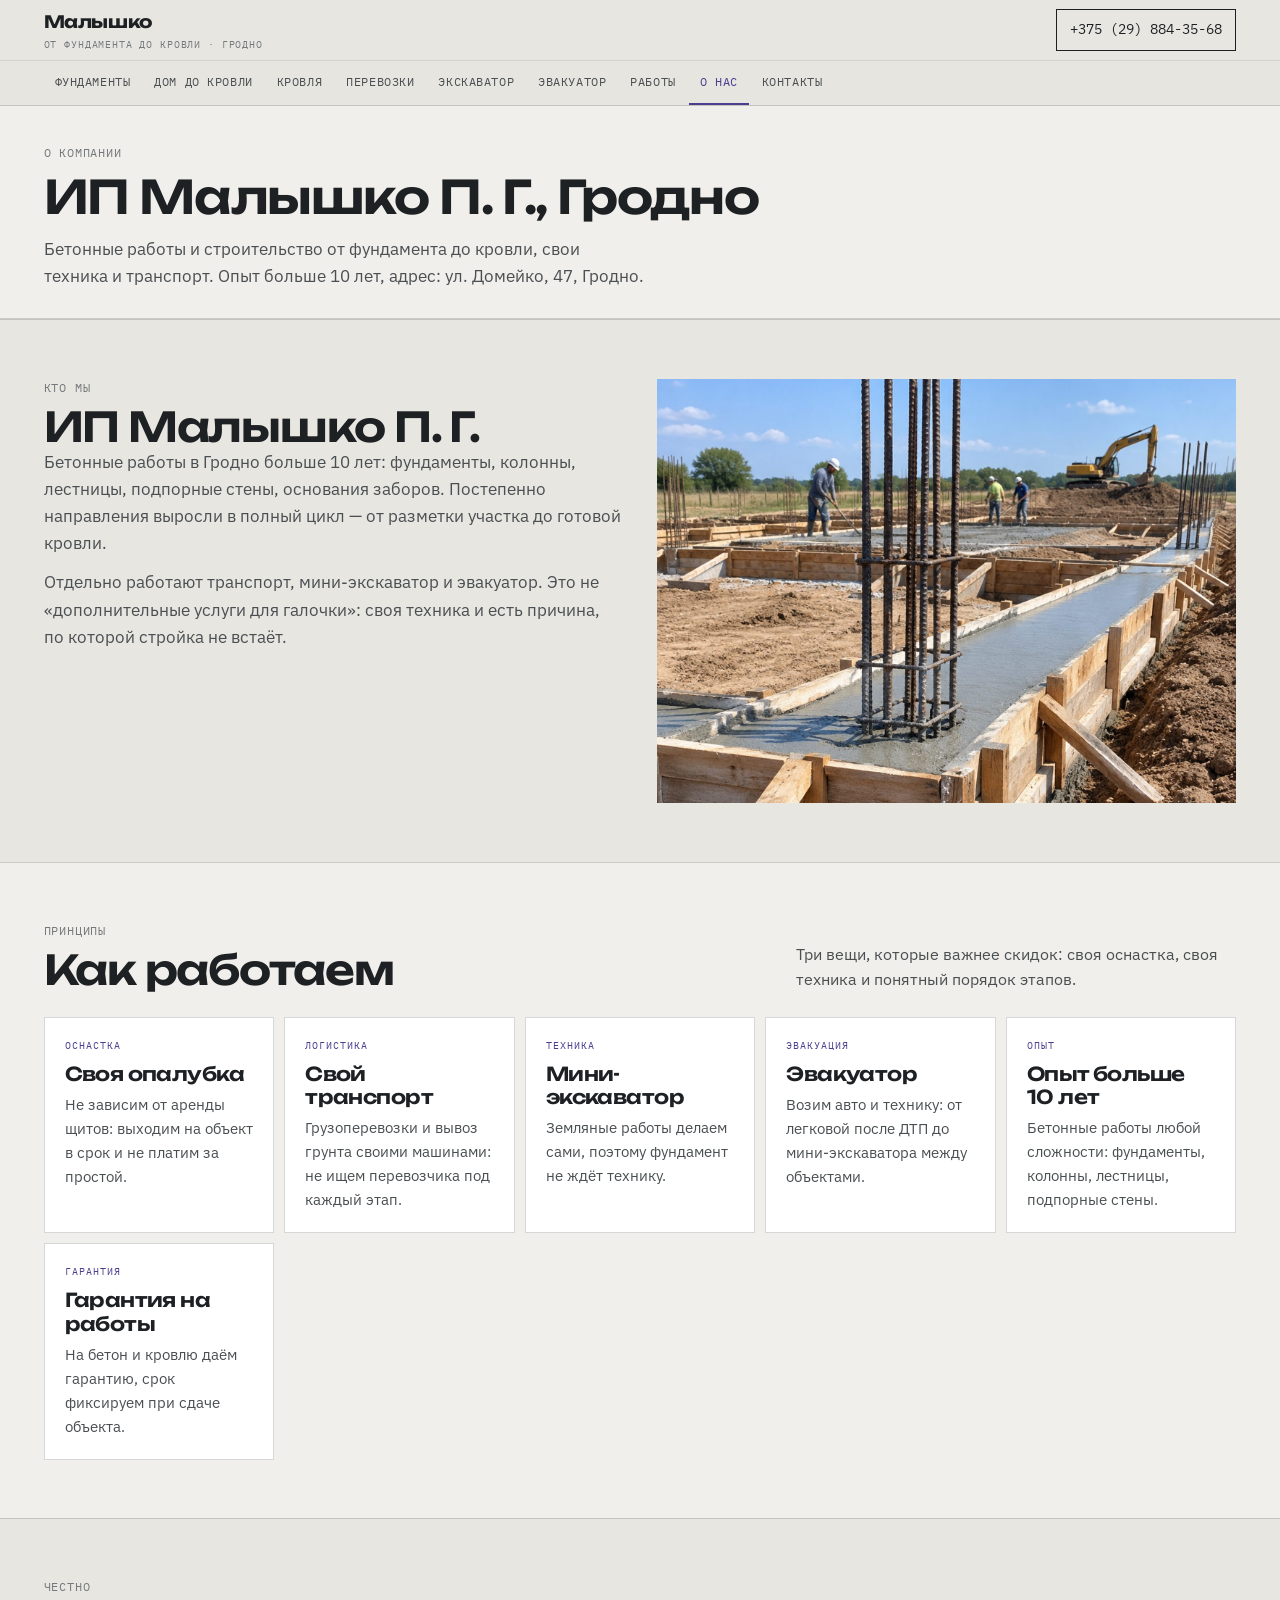
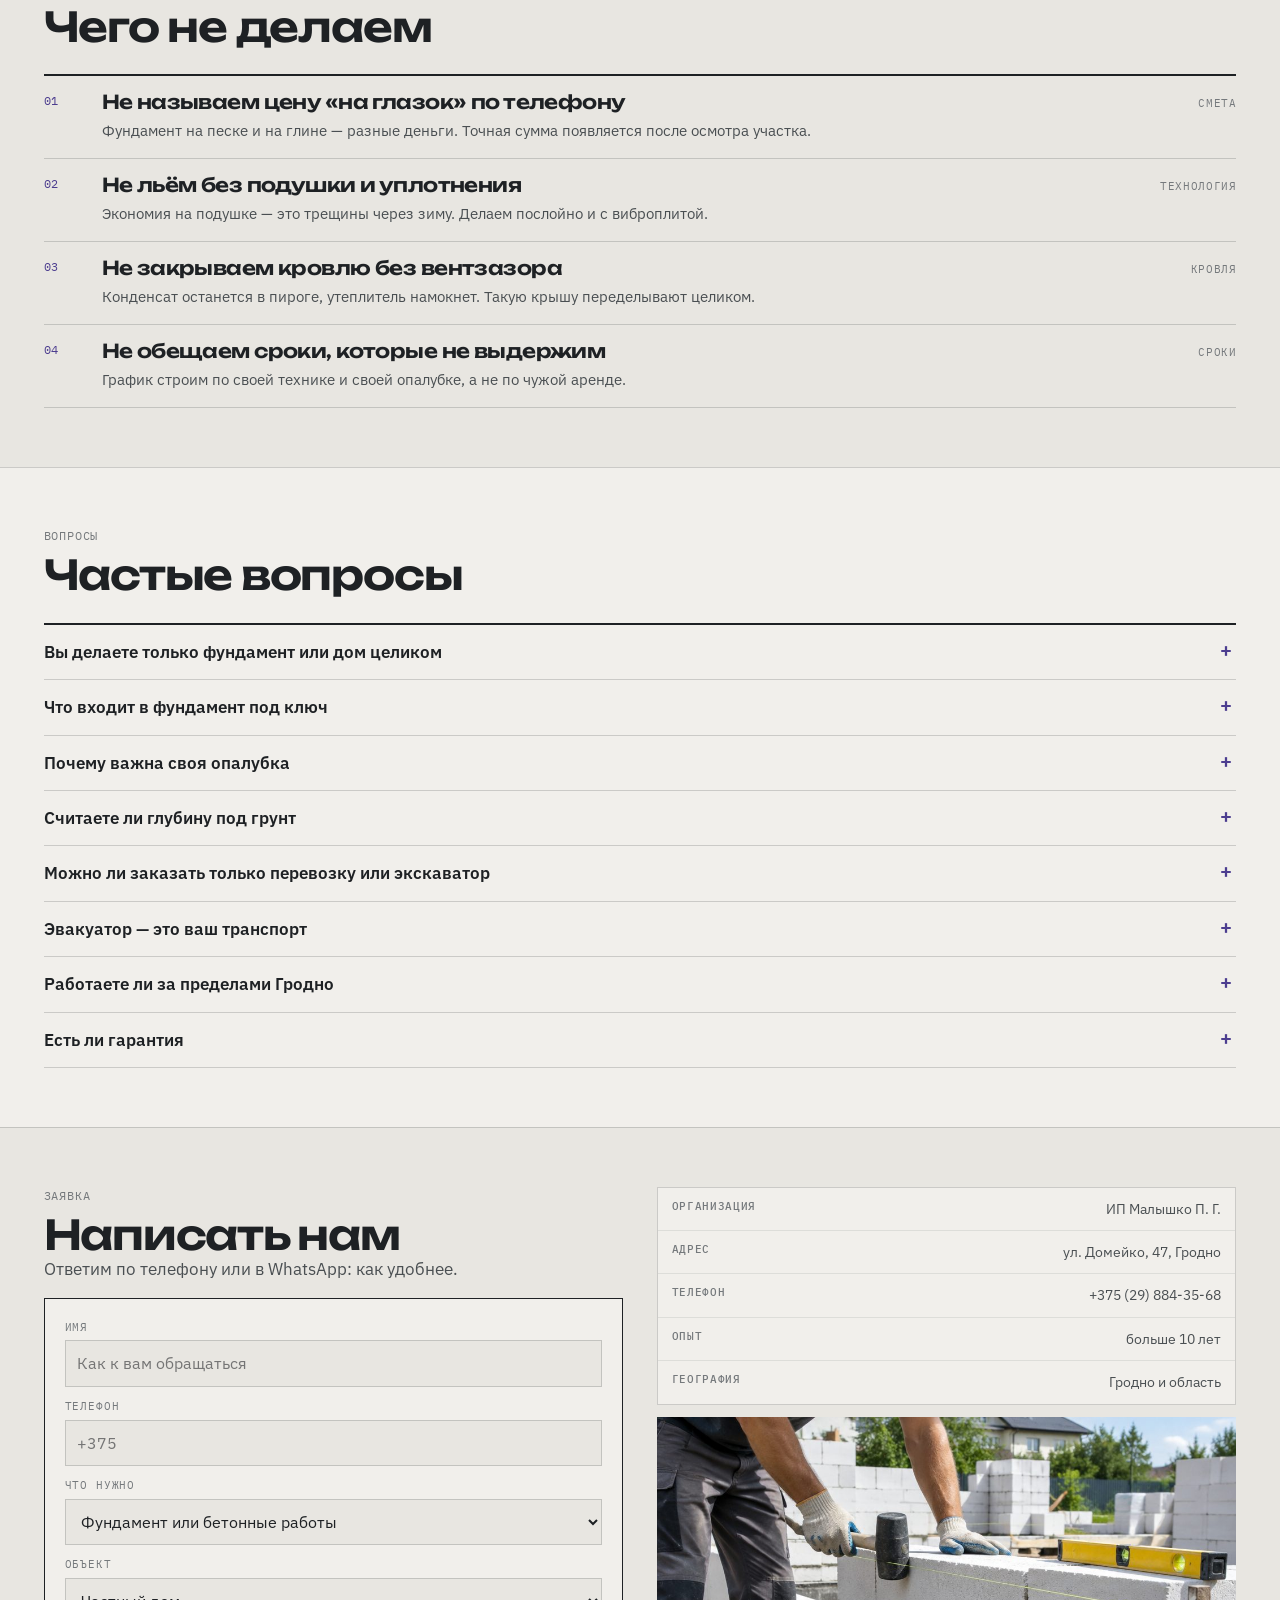
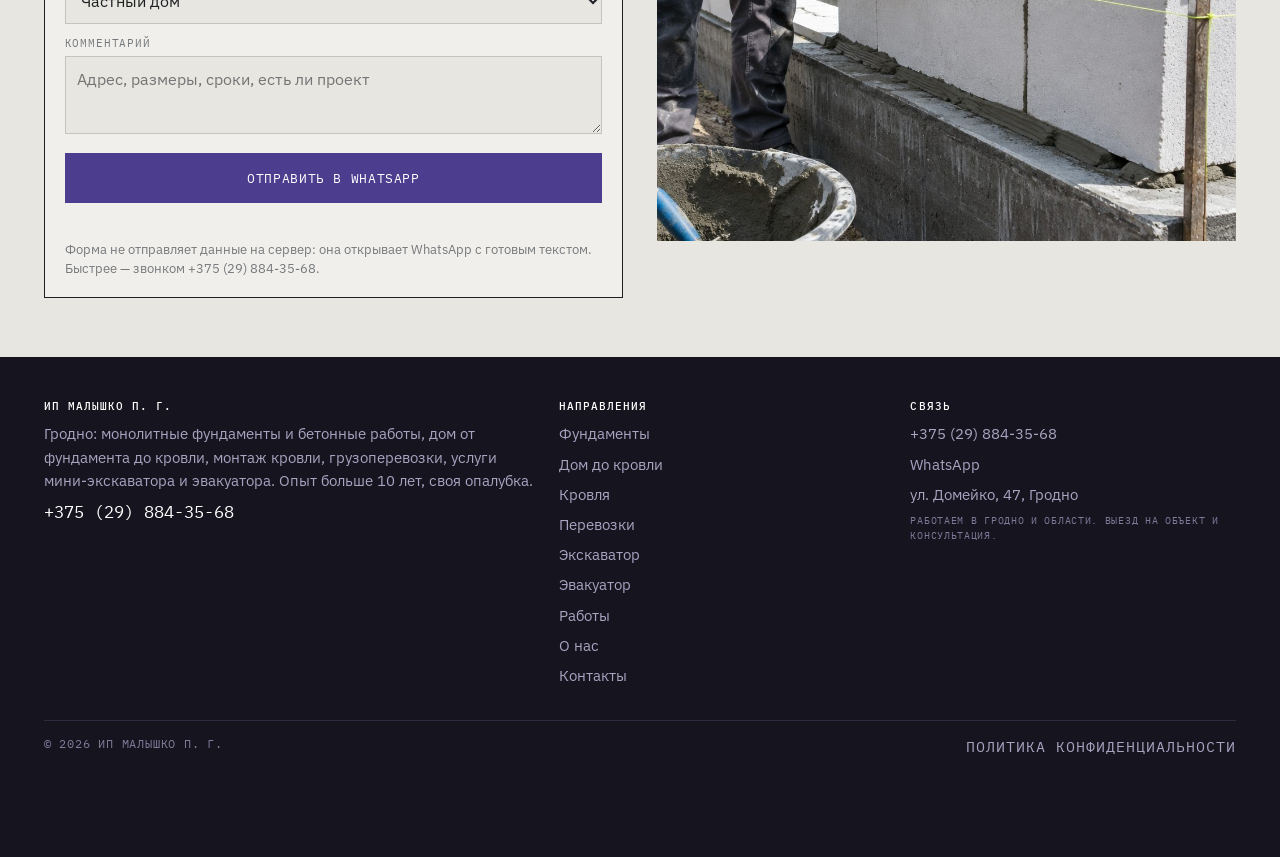
<file: o-kompanii.html>
<!doctype html><html lang="ru"><head>
<meta charset="utf-8"><meta name="viewport" content="width=device-width,initial-scale=1">
<title>О компании — ИП Малышко П. Г., Гродно, опыт 10+ лет</title><meta name="description" content="ИП Малышко П.Г., Гродно, ул. Домейко, 47. Своя опалубка, транспорт, мини-экскаватор и эвакуатор. Бетонные работы, дом до кровли, перевозки.">
<meta property="og:title" content="О компании — ИП Малышко П. Г., Гродно, опыт 10+ лет"><meta property="og:description" content="ИП Малышко П.Г., Гродно, ул. Домейко, 47. Своя опалубка, транспорт, мини-экскаватор и эвакуатор. Бетонные работы, дом до кровли, перевозки.">
<meta property="og:type" content="website"><meta property="og:locale" content="ru_BY">
<link rel="icon" href="assets/img/favicon.svg" type="image/svg+xml">
<link rel="preconnect" href="https://fonts.googleapis.com"><link rel="preconnect" href="https://fonts.gstatic.com" crossorigin>
<link href="https://fonts.googleapis.com/css2?family=Unbounded:wght@400;600;700&family=IBM+Plex+Sans:wght@400;500;600&family=IBM+Plex+Mono:wght@400;500&display=swap" rel="stylesheet">
<style>
:root{--paper:#E8E6E1;--paper2:#F1EFEB;--ink:#1E2124;--ink2:#4A4F52;--ink3:#75797C;--line:rgba(30,33,36,.18);--line2:rgba(30,33,36,.09);
--blue:#4C3D8F;--blueBg:#191827;--blueLine:rgba(233,231,236,.22);--f-d:'Unbounded',Arial,sans-serif;--f-t:'IBM Plex Sans',Arial,sans-serif;--f-m:'IBM Plex Mono',monospace}
*{box-sizing:border-box}[hidden]{display:none!important}
body{margin:0;background:var(--paper);color:var(--ink);font:400 16px/1.6 var(--f-t);overflow-wrap:break-word}
img{max-width:100%;height:auto;display:block}
h1,h2,h3{font-family:var(--f-d);margin:0;font-weight:600;letter-spacing:-.03em;line-height:1.06;overflow-wrap:anywhere}
h1{font-size:clamp(2.05rem,5.4vw,4.6rem)}
.wrap{max-width:1440px;margin-inline:auto;padding-inline:clamp(16px,3.4vw,64px)}
.top{position:sticky;top:0;z-index:60;background:rgba(232,230,225,.96);border-bottom:1px solid var(--line)}
.top .in{display:flex;align-items:center;gap:14px;min-height:66px;min-width:0}
.top__row{display:flex;align-items:center;gap:12px;min-height:60px;min-width:0}
.top__sp{flex:1 1 auto;min-width:8px}
.navbar{border-top:1px solid var(--line2);background:rgba(232,230,225,.98)}
.navbar{position:relative}
.navbar::after{content:"";position:absolute;right:0;top:0;bottom:0;width:30px;pointer-events:none;
background:linear-gradient(90deg,rgba(232,230,225,0),rgba(232,230,225,.97))}
@media (min-width:860px){.navbar::after{display:none}}
.navbar__in{display:flex;align-items:center;gap:2px;overflow-x:auto;scrollbar-width:none;-ms-overflow-style:none}
.navbar a{flex:none;font-family:var(--f-m);font-size:11.5px;letter-spacing:.05em;text-transform:uppercase;padding:12px 11px;white-space:nowrap;border-bottom:2px solid transparent;color:var(--ink2)}
.navbar a[aria-current="page"]{color:var(--blue);border-color:var(--blue)}
.burger{display:none;margin-left:auto;width:44px;height:38px;border:1px solid var(--ink);background:none;flex-direction:column;gap:5px;align-items:center;justify-content:center;padding:0}
.burger span{width:20px;height:2px;background:var(--ink);display:block}
.btn{display:inline-flex;align-items:center;justify-content:center;font-family:var(--f-m);font-size:12.5px;letter-spacing:.05em;text-transform:uppercase;
padding:14px 18px;border:1px solid var(--ink);background:var(--ink);color:var(--paper)}
.btn--blue{background:var(--blue);border-color:var(--blue);color:#fff}
.btn--ghost{background:transparent;color:var(--ink)}
.btn--wg{background:transparent;color:#fff;border-color:rgba(255,255,255,.55)}
.btn--w{background:#fff;border-color:#fff;color:var(--ink)}
.hero{position:relative;overflow:hidden;background:#15141F;color:#fff}
.hero__bg{position:absolute;inset:0;width:100%;height:100%;object-fit:cover}
.hero__in{position:relative;z-index:2}
.drawer{position:fixed;inset:0;z-index:120;background:rgba(20,18,30,.62);display:flex;justify-content:flex-end;overflow-y:auto}
.drawer__in{width:min(420px,100%);background:var(--paper);min-height:100%;padding:16px 20px 30px;display:flex;flex-direction:column}
.fbar{position:fixed;left:0;right:0;bottom:0;z-index:70;display:none;gap:6px;padding:8px 10px;background:rgba(232,230,225,.98);border-top:1px solid var(--line)}
.fbar a{flex:1;text-align:center;padding:10px 4px;font-family:var(--f-m);font-size:10.5px;text-transform:uppercase;border:1px solid var(--ink);color:var(--ink)}
.fbar a:first-child{background:var(--blue);border-color:var(--blue);color:#fff}
@media (max-width:859px){.fbar{display:flex}body{padding-bottom:62px}}
@media (max-width:859px){.top .tel{display:none}.burger{display:flex}}
</style>
<link rel="stylesheet" href="assets/css/site.v2.css">
</head><body id="top">
<header class="top">
  <div class="wrap top__row">
    <a class="brand" href="index.html"><b>Малышко</b><span>от фундамента до кровли · Гродно</span></a>
    <span class="top__sp"></span>
    <a class="tel" href="tel:+375298843568">+375 (29) 884-35-68</a>
    <button class="burger" id="burger" aria-label="Меню" aria-expanded="false" aria-controls="drawer"><span></span><span></span><span></span></button>
  </div>
  <nav class="navbar" aria-label="Страницы сайта"><div class="wrap navbar__in"><a href="fundamenty.html">Фундаменты</a><a href="dom.html">Дом до кровли</a><a href="krovlya.html">Кровля</a><a href="gruzoperevozki.html">Перевозки</a><a href="miniekskavator.html">Экскаватор</a><a href="evakuator.html">Эвакуатор</a><a href="raboty.html">Работы</a><a href="o-kompanii.html" aria-current="page">О нас</a><a href="kontakty.html">Контакты</a></div></nav>
</header>
<div class="drawer" id="drawer" hidden><div class="drawer__in" role="dialog" aria-modal="true" aria-label="Меню сайта">
  <div style="display:flex;align-items:center;justify-content:space-between;margin-bottom:10px">
    <span class="mono">Меню</span><button class="drawer__x" id="drawerClose" aria-label="Закрыть меню">×</button></div>
  <a class="dl" href="fundamenty.html">Фундаменты</a><a class="dl" href="dom.html">Дом до кровли</a><a class="dl" href="krovlya.html">Кровля</a><a class="dl" href="gruzoperevozki.html">Перевозки</a><a class="dl" href="miniekskavator.html">Экскаватор</a><a class="dl" href="evakuator.html">Эвакуатор</a><a class="dl" href="raboty.html">Работы</a><a class="dl" href="o-kompanii.html">О нас</a><a class="dl" href="kontakty.html">Контакты</a>
  <a class="dl" href="politika.html">Политика конфиденциальности</a>
  <a class="btn btn--blue" href="tel:+375298843568" style="margin-top:16px">+375 (29) 884-35-68</a>
  <a class="btn btn--ghost" href="https://wa.me/375298843568" target="_blank" rel="noopener" style="margin-top:8px">WhatsApp</a>
</div></div>

<section style="padding:38px 0 28px;border-bottom:1px solid var(--line);background:var(--paper2)">
<div class="wrap"><p class="mono" style="margin-bottom:10px">О компании</p><h1 style="font-size:clamp(1.7rem,3.6vw,3rem)">ИП Малышко П. Г., Гродно</h1>
<p class="lead" style="margin:14px 0 0">Бетонные работы и строительство от фундамента до кровли, свои техника и транспорт. Опыт больше 10 лет, адрес: ул. Домейко, 47, Гродно.</p></div></section>
<main>
<section class="sec"><div class="wrap split">
  <div><p class="mono" style="margin-bottom:8px">Кто мы</p><h2>ИП Малышко П. Г.</h2>
    <p class="lead" style="margin-bottom:12px">Бетонные работы в Гродно больше 10 лет: фундаменты, колонны, лестницы, подпорные стены, основания заборов. Постепенно направления выросли в полный цикл — от разметки участка до готовой кровли.</p>
    <p class="lead">Отдельно работают транспорт, мини-экскаватор и эвакуатор. Это не «дополнительные услуги для галочки»: своя техника и есть причина, по которой стройка не встаёт.</p></div>
  <div><img src="assets/img/hero.jpg" alt="Объект ИП Малышко" loading="lazy"></div>
</div></section>
<section class="sec sec--white"><div class="wrap">
  <div class="shead"><div><p class="mono" style="margin-bottom:8px">Принципы</p><h2>Как работаем</h2></div>
    <p>Три вещи, которые важнее скидок: своя оснастка, своя техника и понятный порядок этапов.</p></div>
  <div class="g3"><div class="card"><span class="card__t">Оснастка</span><h3>Своя опалубка</h3><p>Не зависим от аренды щитов: выходим на объект в срок и не платим за простой.</p></div><div class="card"><span class="card__t">Логистика</span><h3>Свой транспорт</h3><p>Грузоперевозки и вывоз грунта своими машинами: не ищем перевозчика под каждый этап.</p></div><div class="card"><span class="card__t">Техника</span><h3>Мини-экскаватор</h3><p>Земляные работы делаем сами, поэтому фундамент не ждёт технику.</p></div><div class="card"><span class="card__t">Эвакуация</span><h3>Эвакуатор</h3><p>Возим авто и технику: от легковой после ДТП до мини-экскаватора между объектами.</p></div><div class="card"><span class="card__t">Опыт</span><h3>Опыт больше 10 лет</h3><p>Бетонные работы любой сложности: фундаменты, колонны, лестницы, подпорные стены.</p></div><div class="card"><span class="card__t">Гарантия</span><h3>Гарантия на работы</h3><p>На бетон и кровлю даём гарантию, срок фиксируем при сдаче объекта.</p></div></div>
</div></section>
<section class="sec"><div class="wrap">
  <div class="shead"><div><p class="mono" style="margin-bottom:8px">Честно</p><h2>Чего не делаем</h2></div></div>
  <div class="vd">
    <div class="row"><span class="n">01</span><div><h3>Не называем цену «на глазок» по телефону</h3><p>Фундамент на песке и на глине — разные деньги. Точная сумма появляется после осмотра участка.</p></div><span class="u">смета</span></div>
    <div class="row"><span class="n">02</span><div><h3>Не льём без подушки и уплотнения</h3><p>Экономия на подушке — это трещины через зиму. Делаем послойно и с виброплитой.</p></div><span class="u">технология</span></div>
    <div class="row"><span class="n">03</span><div><h3>Не закрываем кровлю без вентзазора</h3><p>Конденсат останется в пироге, утеплитель намокнет. Такую крышу переделывают целиком.</p></div><span class="u">кровля</span></div>
    <div class="row"><span class="n">04</span><div><h3>Не обещаем сроки, которые не выдержим</h3><p>График строим по своей технике и своей опалубке, а не по чужой аренде.</p></div><span class="u">сроки</span></div>
  </div>
</div></section>
<section class="sec sec--white"><div class="wrap">
  <div class="shead"><div><p class="mono" style="margin-bottom:8px">Вопросы</p><h2>Частые вопросы</h2></div></div>
  <div class="acc"><details><summary>Вы делаете только фундамент или дом целиком</summary><p>И то, и другое. Можем залить фундамент и уйти, а можем вести объект до кровли: стены, армопояс, перекрытие, стропила, покрытие, водосток. Одной бригадой проще: не нужно пересдавать объект между подрядчиками.</p></details><details><summary>Что входит в фундамент под ключ</summary><p>Разметка, земляные работы, подушка, опалубка, армирование, заливка, уход за бетоном и распалубка. Грунт вывозим своим транспортом.</p></details><details><summary>Почему важна своя опалубка</summary><p>Аренда щитов — это простой в графике и доплата за дни. Со своей опалубкой мы выходим на объект в срок и не зависим от того, когда её привезут.</p></details><details><summary>Считаете ли глубину под грунт</summary><p>Да. Заглубление зависит от грунта, уровня грунтовых вод и промерзания, а не от «стандарта». Поэтому сначала смотрим участок.</p></details><details><summary>Можно ли заказать только перевозку или экскаватор</summary><p>Да, направления работают и отдельно. Часто так и удобнее: техника уже на объекте, когда начинается фундамент.</p></details><details><summary>Эвакуатор — это ваш транспорт</summary><p>Да, свой эвакуатор. Возим легковые, кроссоверы, мотоциклы и технику. Скажите, что с машиной: от этого зависит способ погрузки.</p></details><details><summary>Работаете ли за пределами Гродно</summary><p>Гродно и область. Дальние объекты и перевозки обсуждаем отдельно: зависит от расстояния и загрузки.</p></details><details><summary>Есть ли гарантия</summary><p>На бетонные работы и кровлю даём гарантию, срок фиксируем при сдаче объекта.</p></details></div>
</div></section>
<section class="sec"><div class="wrap split">
  <div><p class="mono" style="margin-bottom:8px">Заявка</p><h2>Написать нам</h2><p class="lead" style="margin-bottom:14px">Ответим по телефону или в WhatsApp: как удобнее.</p><form class="form" id="leadForm" novalidate>
  <div><label for="f-name">Имя</label><input id="f-name" name="name" type="text" autocomplete="name" placeholder="Как к вам обращаться"></div>
  <div><label for="f-phone">Телефон</label><input id="f-phone" name="phone" type="tel" autocomplete="tel" placeholder="+375"></div>
  <div><label for="f-job">Что нужно</label><select id="f-job" name="job">
    <option>Фундамент или бетонные работы</option><option>Дом от фундамента до кровли</option><option>Монтаж кровли</option>
    <option>Грузоперевозки</option><option>Мини-экскаватор</option><option>Эвакуатор</option><option>Другое</option></select></div>
  <div><label for="f-obj">Объект</label><select id="f-obj" name="obj">
    <option>Частный дом</option><option>Дачный дом</option><option>Гараж или хозпостройка</option><option>Коммерческий объект</option></select></div>
  <div><label for="f-msg">Комментарий</label><textarea id="f-msg" name="msg" placeholder="Адрес, размеры, сроки, есть ли проект"></textarea></div>
  <button class="btn btn--blue" type="submit">Отправить в WhatsApp</button>
  <p class="form__msg" id="formMsg" role="status" aria-live="polite"></p>
  <p class="fine">Форма не отправляет данные на сервер: она открывает WhatsApp с готовым текстом. Быстрее — звонком +375 (29) 884-35-68.</p>
</form></div>
  <div><div class="pass">
      <div class="r"><b>Организация</b><span>ИП Малышко П. Г.</span></div>
      <div class="r"><b>Адрес</b><span>ул. Домейко, 47, Гродно</span></div>
      <div class="r"><b>Телефон</b><span>+375 (29) 884-35-68</span></div>
      <div class="r"><b>Опыт</b><span>больше 10 лет</span></div>
      <div class="r"><b>География</b><span>Гродно и область</span></div>
    </div>
    <img src="assets/img/walls.jpg" alt="Кладка стен" loading="lazy" style="margin-top:12px"></div>
</div></section>
</main>
<footer class="foot"><div class="wrap foot__in">
  <div><h4>ИП Малышко П. Г.</h4>
    <p>Гродно: монолитные фундаменты и бетонные работы, дом от фундамента до кровли, монтаж кровли, грузоперевозки, услуги мини-экскаватора и эвакуатора. Опыт больше 10 лет, своя опалубка.</p>
    <a href="tel:+375298843568" style="font-family:var(--f-m);font-size:17px;color:#fff">+375 (29) 884-35-68</a></div>
  <div><h4>Направления</h4><a href="fundamenty.html">Фундаменты</a><a href="dom.html">Дом до кровли</a><a href="krovlya.html">Кровля</a><a href="gruzoperevozki.html">Перевозки</a><a href="miniekskavator.html">Экскаватор</a><a href="evakuator.html">Эвакуатор</a><a href="raboty.html">Работы</a><a href="o-kompanii.html">О нас</a><a href="kontakty.html">Контакты</a></div>
  <div><h4>Связь</h4><a href="tel:+375298843568">+375 (29) 884-35-68</a><a href="https://wa.me/375298843568" target="_blank" rel="noopener">WhatsApp</a>
    <p>ул. Домейко, 47, Гродно</p><p class="mono" style="color:#7F7A99;font-size:10px;line-height:1.5">Работаем в Гродно и области. Выезд на объект и консультация.</p></div>
  <div class="foot__bt"><span class="mono" style="color:#7F7A99">© 2026 ИП Малышко П. Г.</span>
    <a href="politika.html" class="mono" style="color:#A9A3C0">Политика конфиденциальности</a></div>
</div></footer>
<div class="fbar">
  <a href="tel:+375298843568">Позвонить</a>
  <a href="https://wa.me/375298843568" target="_blank" rel="noopener">WhatsApp</a>
  <a href="viber://chat?number=%2B375298843568">Viber</a>
  <a href="https://t.me/+375298843568" target="_blank" rel="noopener">Telegram</a>
</div>
<script src="assets/js/main.v2.js" defer></script>
</body></html>
</file>
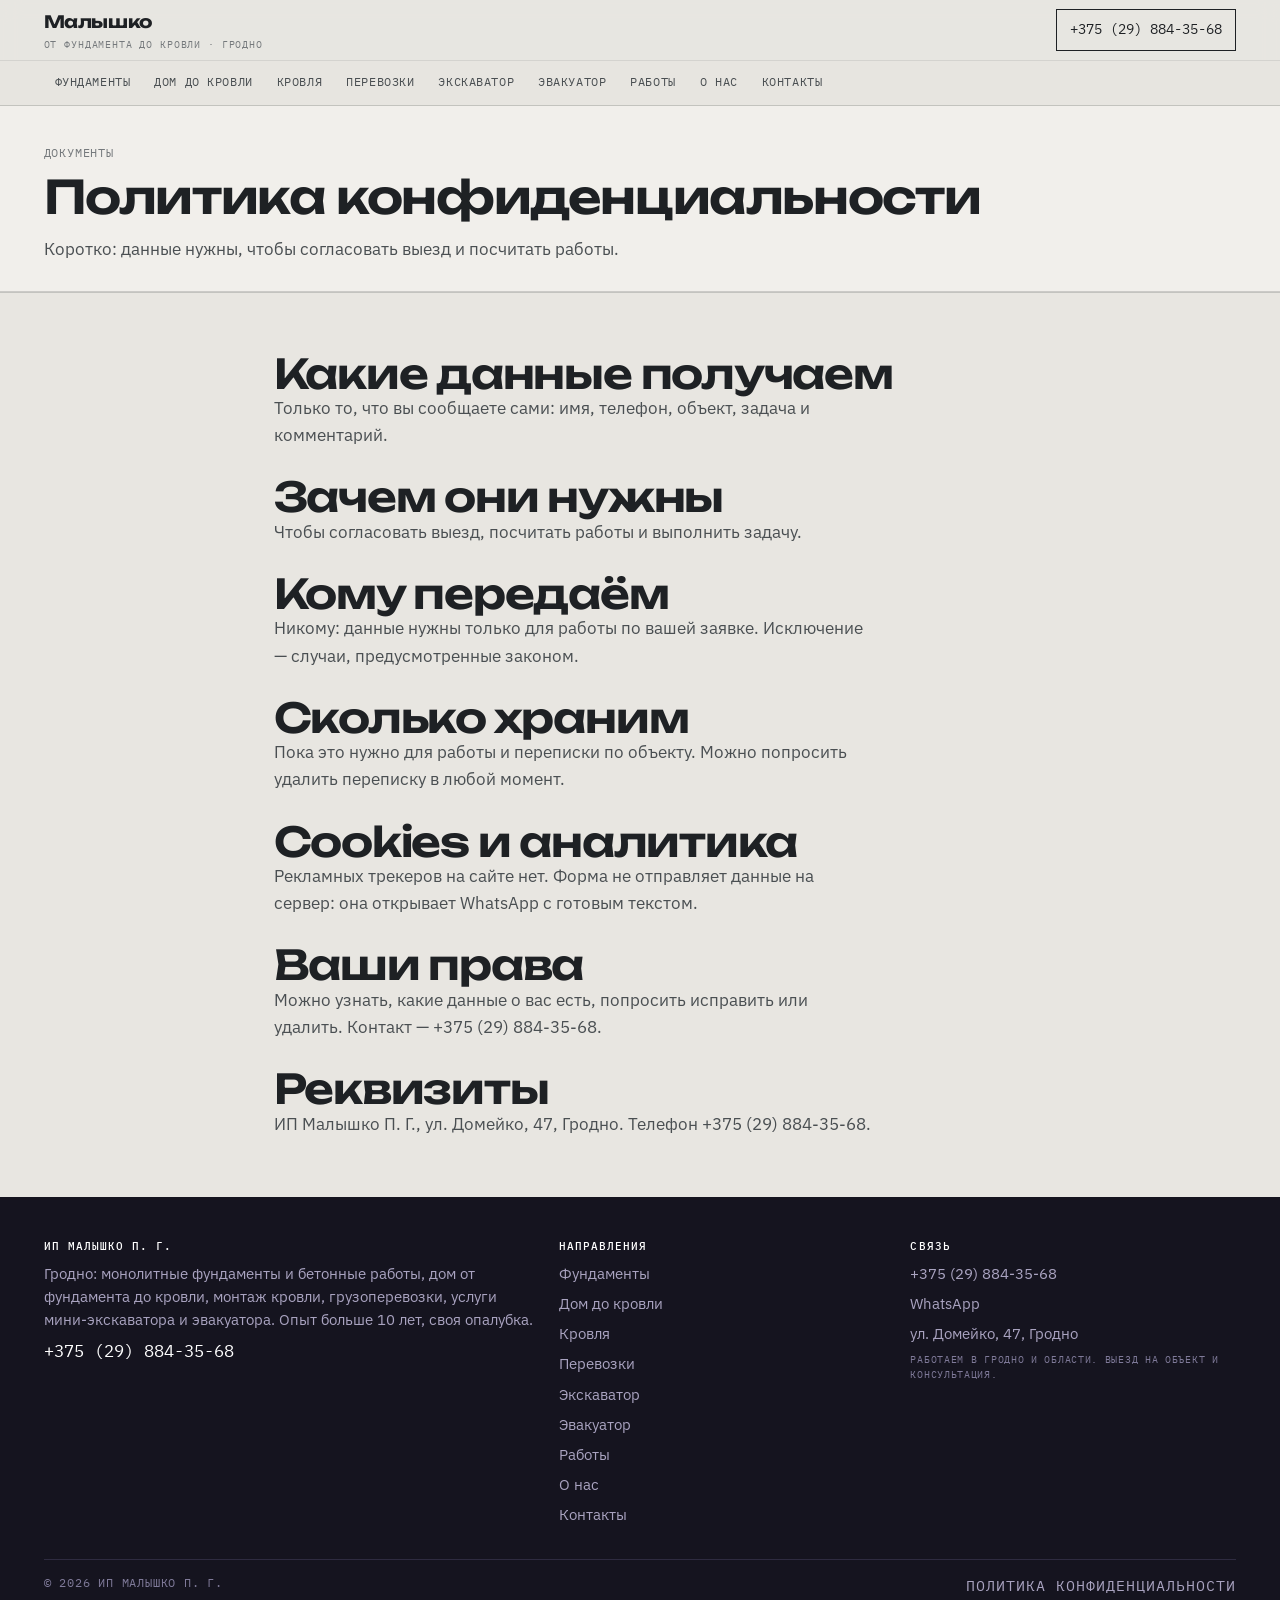
<file: politika.html>
<!doctype html><html lang="ru"><head>
<meta charset="utf-8"><meta name="viewport" content="width=device-width,initial-scale=1">
<title>Политика конфиденциальности | Малышко</title><meta name="description" content="Как обрабатываются данные заявок: имя, телефон, объект и задача. Форма открывает WhatsApp с готовым текстом.">
<meta property="og:title" content="Политика конфиденциальности | Малышко"><meta property="og:description" content="Как обрабатываются данные заявок: имя, телефон, объект и задача. Форма открывает WhatsApp с готовым текстом.">
<meta property="og:type" content="website"><meta property="og:locale" content="ru_BY">
<link rel="icon" href="assets/img/favicon.svg" type="image/svg+xml">
<link rel="preconnect" href="https://fonts.googleapis.com"><link rel="preconnect" href="https://fonts.gstatic.com" crossorigin>
<link href="https://fonts.googleapis.com/css2?family=Unbounded:wght@400;600;700&family=IBM+Plex+Sans:wght@400;500;600&family=IBM+Plex+Mono:wght@400;500&display=swap" rel="stylesheet">
<style>
:root{--paper:#E8E6E1;--paper2:#F1EFEB;--ink:#1E2124;--ink2:#4A4F52;--ink3:#75797C;--line:rgba(30,33,36,.18);--line2:rgba(30,33,36,.09);
--blue:#4C3D8F;--blueBg:#191827;--blueLine:rgba(233,231,236,.22);--f-d:'Unbounded',Arial,sans-serif;--f-t:'IBM Plex Sans',Arial,sans-serif;--f-m:'IBM Plex Mono',monospace}
*{box-sizing:border-box}[hidden]{display:none!important}
body{margin:0;background:var(--paper);color:var(--ink);font:400 16px/1.6 var(--f-t);overflow-wrap:break-word}
img{max-width:100%;height:auto;display:block}
h1,h2,h3{font-family:var(--f-d);margin:0;font-weight:600;letter-spacing:-.03em;line-height:1.06;overflow-wrap:anywhere}
h1{font-size:clamp(2.05rem,5.4vw,4.6rem)}
.wrap{max-width:1440px;margin-inline:auto;padding-inline:clamp(16px,3.4vw,64px)}
.top{position:sticky;top:0;z-index:60;background:rgba(232,230,225,.96);border-bottom:1px solid var(--line)}
.top .in{display:flex;align-items:center;gap:14px;min-height:66px;min-width:0}
.top__row{display:flex;align-items:center;gap:12px;min-height:60px;min-width:0}
.top__sp{flex:1 1 auto;min-width:8px}
.navbar{border-top:1px solid var(--line2);background:rgba(232,230,225,.98)}
.navbar{position:relative}
.navbar::after{content:"";position:absolute;right:0;top:0;bottom:0;width:30px;pointer-events:none;
background:linear-gradient(90deg,rgba(232,230,225,0),rgba(232,230,225,.97))}
@media (min-width:860px){.navbar::after{display:none}}
.navbar__in{display:flex;align-items:center;gap:2px;overflow-x:auto;scrollbar-width:none;-ms-overflow-style:none}
.navbar a{flex:none;font-family:var(--f-m);font-size:11.5px;letter-spacing:.05em;text-transform:uppercase;padding:12px 11px;white-space:nowrap;border-bottom:2px solid transparent;color:var(--ink2)}
.navbar a[aria-current="page"]{color:var(--blue);border-color:var(--blue)}
.burger{display:none;margin-left:auto;width:44px;height:38px;border:1px solid var(--ink);background:none;flex-direction:column;gap:5px;align-items:center;justify-content:center;padding:0}
.burger span{width:20px;height:2px;background:var(--ink);display:block}
.btn{display:inline-flex;align-items:center;justify-content:center;font-family:var(--f-m);font-size:12.5px;letter-spacing:.05em;text-transform:uppercase;
padding:14px 18px;border:1px solid var(--ink);background:var(--ink);color:var(--paper)}
.btn--blue{background:var(--blue);border-color:var(--blue);color:#fff}
.btn--ghost{background:transparent;color:var(--ink)}
.btn--wg{background:transparent;color:#fff;border-color:rgba(255,255,255,.55)}
.btn--w{background:#fff;border-color:#fff;color:var(--ink)}
.hero{position:relative;overflow:hidden;background:#15141F;color:#fff}
.hero__bg{position:absolute;inset:0;width:100%;height:100%;object-fit:cover}
.hero__in{position:relative;z-index:2}
.drawer{position:fixed;inset:0;z-index:120;background:rgba(20,18,30,.62);display:flex;justify-content:flex-end;overflow-y:auto}
.drawer__in{width:min(420px,100%);background:var(--paper);min-height:100%;padding:16px 20px 30px;display:flex;flex-direction:column}
.fbar{position:fixed;left:0;right:0;bottom:0;z-index:70;display:none;gap:6px;padding:8px 10px;background:rgba(232,230,225,.98);border-top:1px solid var(--line)}
.fbar a{flex:1;text-align:center;padding:10px 4px;font-family:var(--f-m);font-size:10.5px;text-transform:uppercase;border:1px solid var(--ink);color:var(--ink)}
.fbar a:first-child{background:var(--blue);border-color:var(--blue);color:#fff}
@media (max-width:859px){.fbar{display:flex}body{padding-bottom:62px}}
@media (max-width:859px){.top .tel{display:none}.burger{display:flex}}
</style>
<link rel="stylesheet" href="assets/css/site.v2.css">
</head><body id="top">
<header class="top">
  <div class="wrap top__row">
    <a class="brand" href="index.html"><b>Малышко</b><span>от фундамента до кровли · Гродно</span></a>
    <span class="top__sp"></span>
    <a class="tel" href="tel:+375298843568">+375 (29) 884-35-68</a>
    <button class="burger" id="burger" aria-label="Меню" aria-expanded="false" aria-controls="drawer"><span></span><span></span><span></span></button>
  </div>
  <nav class="navbar" aria-label="Страницы сайта"><div class="wrap navbar__in"><a href="fundamenty.html">Фундаменты</a><a href="dom.html">Дом до кровли</a><a href="krovlya.html">Кровля</a><a href="gruzoperevozki.html">Перевозки</a><a href="miniekskavator.html">Экскаватор</a><a href="evakuator.html">Эвакуатор</a><a href="raboty.html">Работы</a><a href="o-kompanii.html">О нас</a><a href="kontakty.html">Контакты</a></div></nav>
</header>
<div class="drawer" id="drawer" hidden><div class="drawer__in" role="dialog" aria-modal="true" aria-label="Меню сайта">
  <div style="display:flex;align-items:center;justify-content:space-between;margin-bottom:10px">
    <span class="mono">Меню</span><button class="drawer__x" id="drawerClose" aria-label="Закрыть меню">×</button></div>
  <a class="dl" href="fundamenty.html">Фундаменты</a><a class="dl" href="dom.html">Дом до кровли</a><a class="dl" href="krovlya.html">Кровля</a><a class="dl" href="gruzoperevozki.html">Перевозки</a><a class="dl" href="miniekskavator.html">Экскаватор</a><a class="dl" href="evakuator.html">Эвакуатор</a><a class="dl" href="raboty.html">Работы</a><a class="dl" href="o-kompanii.html">О нас</a><a class="dl" href="kontakty.html">Контакты</a>
  <a class="dl" href="politika.html">Политика конфиденциальности</a>
  <a class="btn btn--blue" href="tel:+375298843568" style="margin-top:16px">+375 (29) 884-35-68</a>
  <a class="btn btn--ghost" href="https://wa.me/375298843568" target="_blank" rel="noopener" style="margin-top:8px">WhatsApp</a>
</div></div>

<section style="padding:38px 0 28px;border-bottom:1px solid var(--line);background:var(--paper2)">
<div class="wrap"><p class="mono" style="margin-bottom:10px">Документы</p><h1 style="font-size:clamp(1.7rem,3.6vw,3rem)">Политика конфиденциальности</h1>
<p class="lead" style="margin:14px 0 0">Коротко: данные нужны, чтобы согласовать выезд и посчитать работы.</p></div></section>
<main>
<section class="sec"><div class="wrap" style="max-width:820px">
<h2>Какие данные получаем</h2><p class="lead">Только то, что вы сообщаете сами: имя, телефон, объект, задача и комментарий.</p>
<h2 style="margin-top:26px">Зачем они нужны</h2><p class="lead">Чтобы согласовать выезд, посчитать работы и выполнить задачу.</p>
<h2 style="margin-top:26px">Кому передаём</h2><p class="lead">Никому: данные нужны только для работы по вашей заявке. Исключение — случаи, предусмотренные законом.</p>
<h2 style="margin-top:26px">Сколько храним</h2><p class="lead">Пока это нужно для работы и переписки по объекту. Можно попросить удалить переписку в любой момент.</p>
<h2 style="margin-top:26px">Cookies и аналитика</h2><p class="lead">Рекламных трекеров на сайте нет. Форма не отправляет данные на сервер: она открывает WhatsApp с готовым текстом.</p>
<h2 style="margin-top:26px">Ваши права</h2><p class="lead">Можно узнать, какие данные о вас есть, попросить исправить или удалить. Контакт — +375 (29) 884-35-68.</p>
<h2 style="margin-top:26px">Реквизиты</h2><p class="lead">ИП Малышко П. Г., ул. Домейко, 47, Гродно. Телефон +375 (29) 884-35-68.</p>
</div></section>
</main>
<footer class="foot"><div class="wrap foot__in">
  <div><h4>ИП Малышко П. Г.</h4>
    <p>Гродно: монолитные фундаменты и бетонные работы, дом от фундамента до кровли, монтаж кровли, грузоперевозки, услуги мини-экскаватора и эвакуатора. Опыт больше 10 лет, своя опалубка.</p>
    <a href="tel:+375298843568" style="font-family:var(--f-m);font-size:17px;color:#fff">+375 (29) 884-35-68</a></div>
  <div><h4>Направления</h4><a href="fundamenty.html">Фундаменты</a><a href="dom.html">Дом до кровли</a><a href="krovlya.html">Кровля</a><a href="gruzoperevozki.html">Перевозки</a><a href="miniekskavator.html">Экскаватор</a><a href="evakuator.html">Эвакуатор</a><a href="raboty.html">Работы</a><a href="o-kompanii.html">О нас</a><a href="kontakty.html">Контакты</a></div>
  <div><h4>Связь</h4><a href="tel:+375298843568">+375 (29) 884-35-68</a><a href="https://wa.me/375298843568" target="_blank" rel="noopener">WhatsApp</a>
    <p>ул. Домейко, 47, Гродно</p><p class="mono" style="color:#7F7A99;font-size:10px;line-height:1.5">Работаем в Гродно и области. Выезд на объект и консультация.</p></div>
  <div class="foot__bt"><span class="mono" style="color:#7F7A99">© 2026 ИП Малышко П. Г.</span>
    <a href="politika.html" class="mono" style="color:#A9A3C0">Политика конфиденциальности</a></div>
</div></footer>
<div class="fbar">
  <a href="tel:+375298843568">Позвонить</a>
  <a href="https://wa.me/375298843568" target="_blank" rel="noopener">WhatsApp</a>
  <a href="viber://chat?number=%2B375298843568">Viber</a>
  <a href="https://t.me/+375298843568" target="_blank" rel="noopener">Telegram</a>
</div>
<script src="assets/js/main.v2.js" defer></script>
</body></html>
</file>
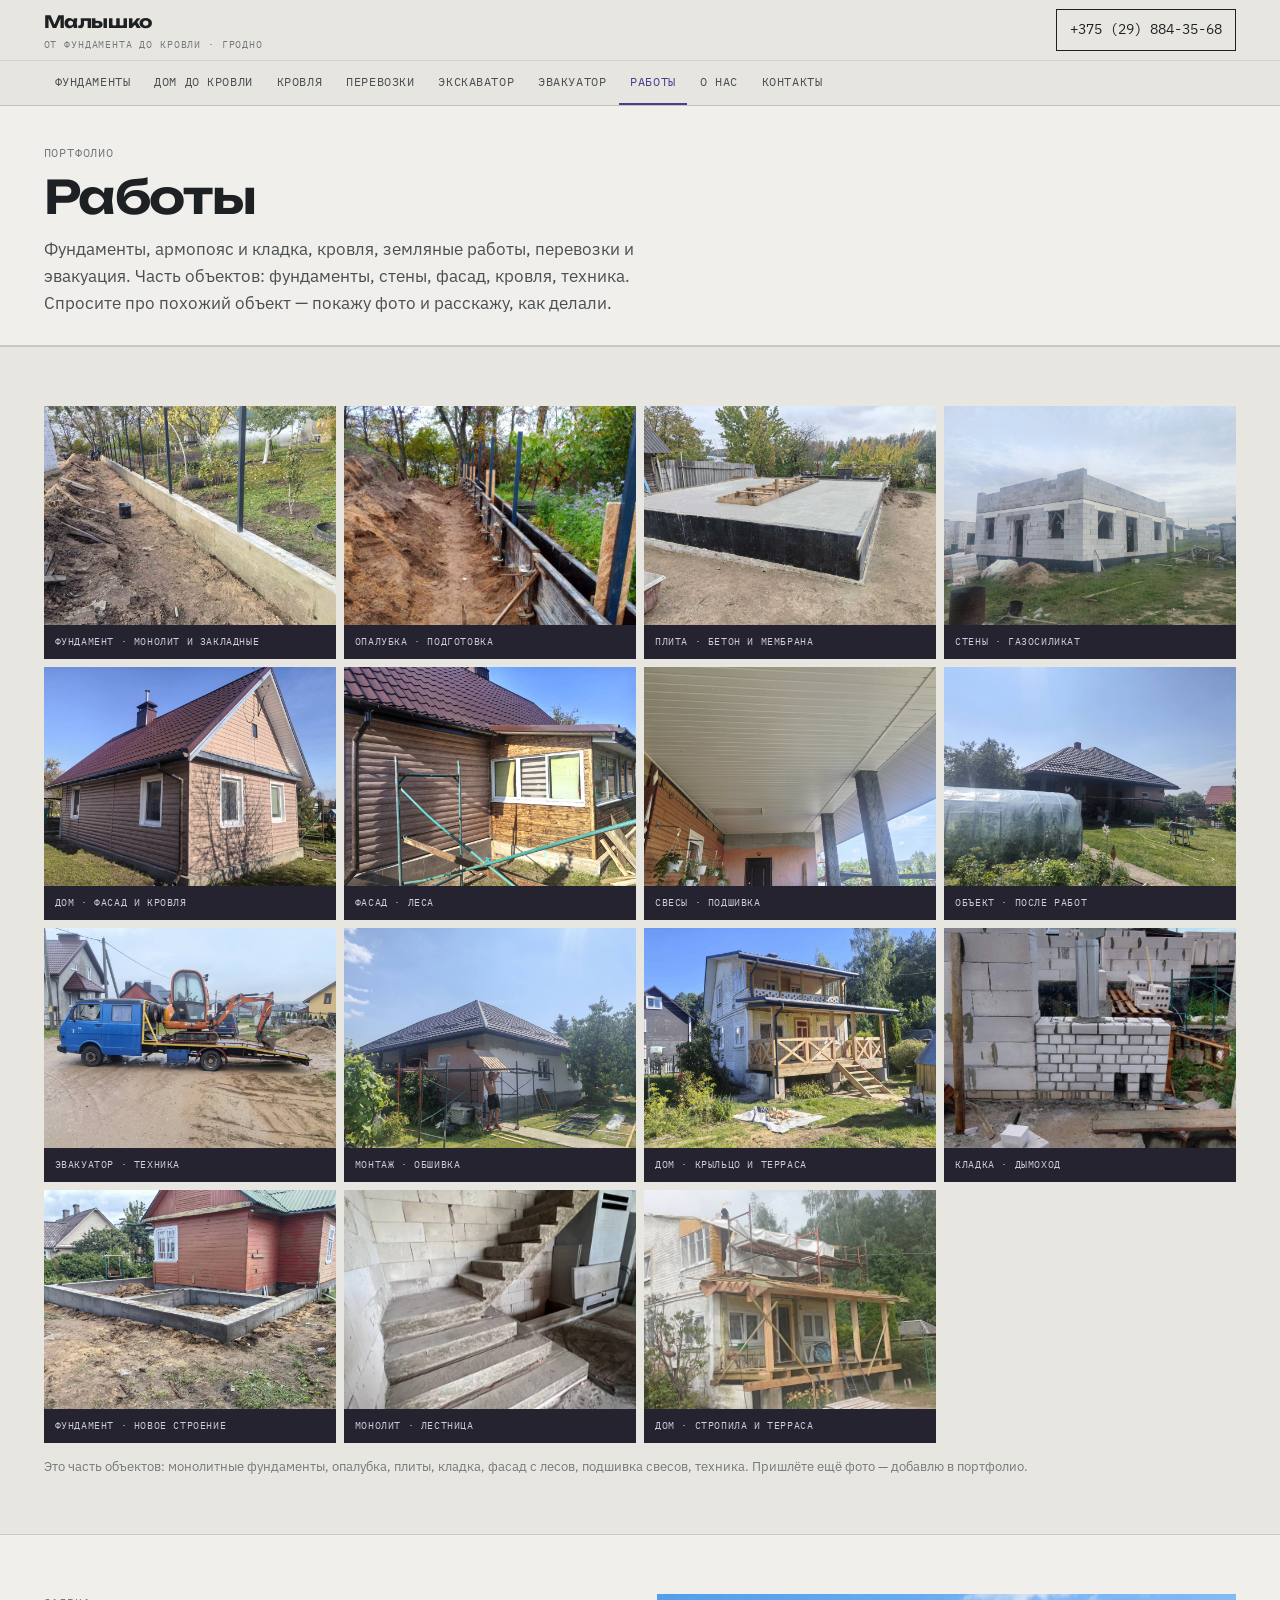
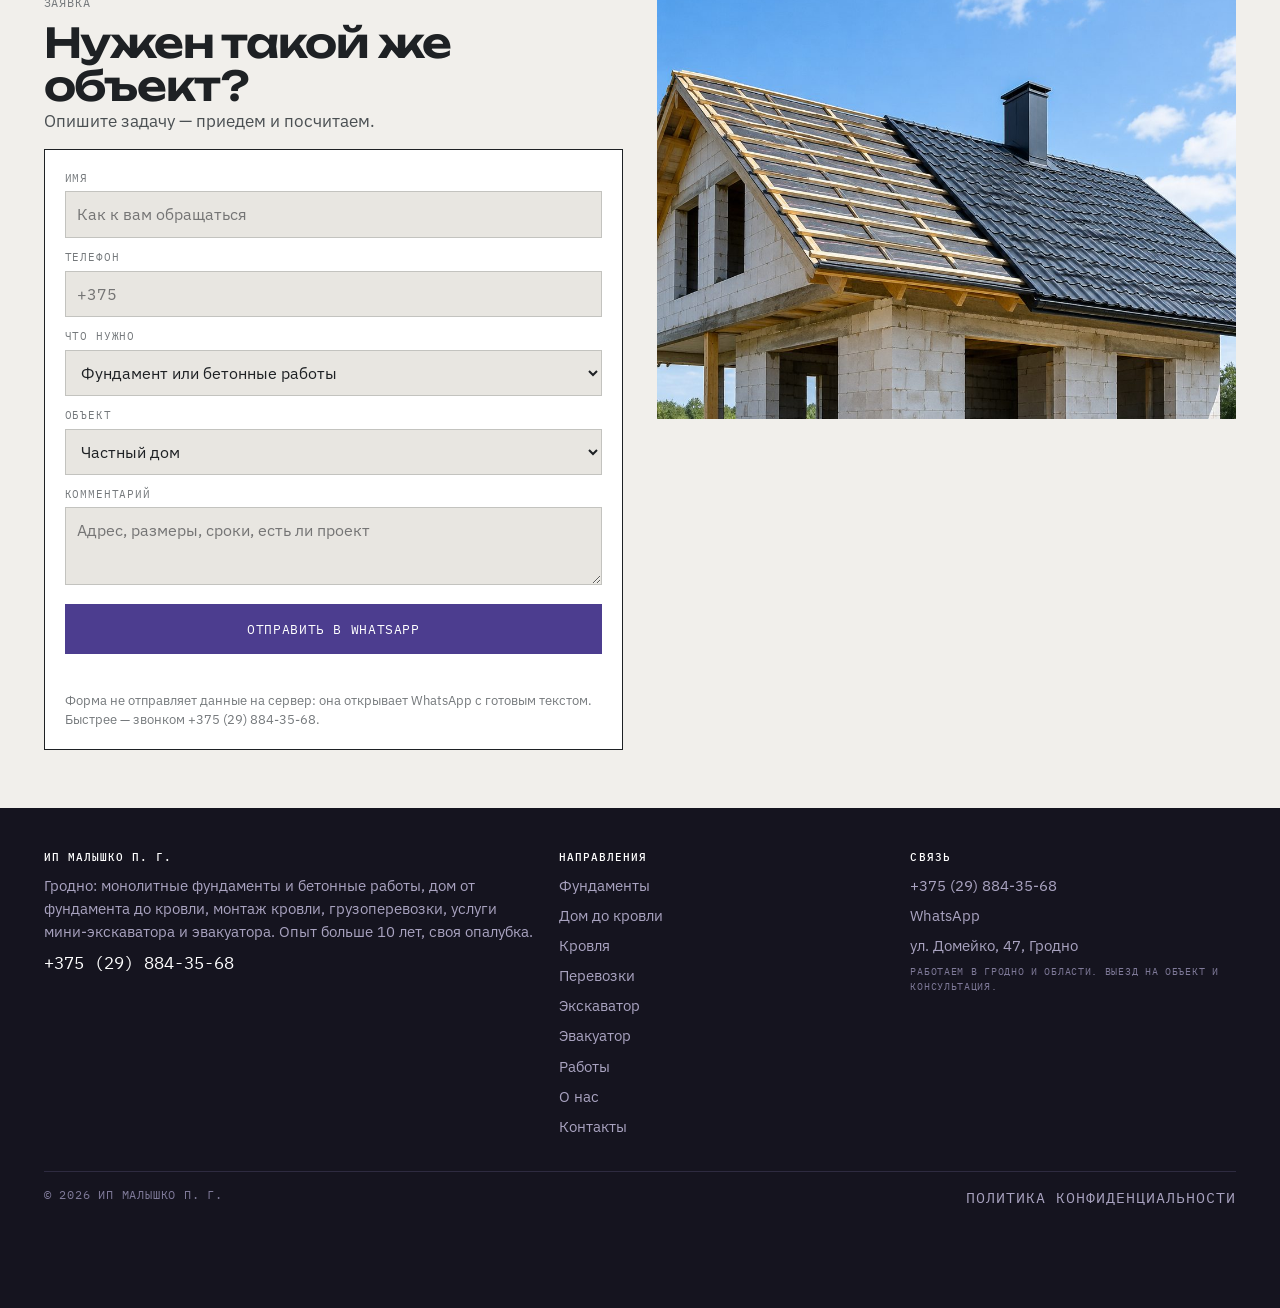
<file: raboty.html>
<!doctype html><html lang="ru"><head>
<meta charset="utf-8"><meta name="viewport" content="width=device-width,initial-scale=1">
<title>Работы — фундаменты, дом, кровля, техника | Малышко, Гродно</title><meta name="description" content="Фотографии работ: монолитные фундаменты, армопояс, кладка, кровля, перевозки, земляные работы и эвакуация.">
<meta property="og:title" content="Работы — фундаменты, дом, кровля, техника | Малышко, Гродно"><meta property="og:description" content="Фотографии работ: монолитные фундаменты, армопояс, кладка, кровля, перевозки, земляные работы и эвакуация.">
<meta property="og:type" content="website"><meta property="og:locale" content="ru_BY">
<link rel="icon" href="assets/img/favicon.svg" type="image/svg+xml">
<link rel="preconnect" href="https://fonts.googleapis.com"><link rel="preconnect" href="https://fonts.gstatic.com" crossorigin>
<link href="https://fonts.googleapis.com/css2?family=Unbounded:wght@400;600;700&family=IBM+Plex+Sans:wght@400;500;600&family=IBM+Plex+Mono:wght@400;500&display=swap" rel="stylesheet">
<style>
:root{--paper:#E8E6E1;--paper2:#F1EFEB;--ink:#1E2124;--ink2:#4A4F52;--ink3:#75797C;--line:rgba(30,33,36,.18);--line2:rgba(30,33,36,.09);
--blue:#4C3D8F;--blueBg:#191827;--blueLine:rgba(233,231,236,.22);--f-d:'Unbounded',Arial,sans-serif;--f-t:'IBM Plex Sans',Arial,sans-serif;--f-m:'IBM Plex Mono',monospace}
*{box-sizing:border-box}[hidden]{display:none!important}
body{margin:0;background:var(--paper);color:var(--ink);font:400 16px/1.6 var(--f-t);overflow-wrap:break-word}
img{max-width:100%;height:auto;display:block}
h1,h2,h3{font-family:var(--f-d);margin:0;font-weight:600;letter-spacing:-.03em;line-height:1.06;overflow-wrap:anywhere}
h1{font-size:clamp(2.05rem,5.4vw,4.6rem)}
.wrap{max-width:1440px;margin-inline:auto;padding-inline:clamp(16px,3.4vw,64px)}
.top{position:sticky;top:0;z-index:60;background:rgba(232,230,225,.96);border-bottom:1px solid var(--line)}
.top .in{display:flex;align-items:center;gap:14px;min-height:66px;min-width:0}
.top__row{display:flex;align-items:center;gap:12px;min-height:60px;min-width:0}
.top__sp{flex:1 1 auto;min-width:8px}
.navbar{border-top:1px solid var(--line2);background:rgba(232,230,225,.98)}
.navbar{position:relative}
.navbar::after{content:"";position:absolute;right:0;top:0;bottom:0;width:30px;pointer-events:none;
background:linear-gradient(90deg,rgba(232,230,225,0),rgba(232,230,225,.97))}
@media (min-width:860px){.navbar::after{display:none}}
.navbar__in{display:flex;align-items:center;gap:2px;overflow-x:auto;scrollbar-width:none;-ms-overflow-style:none}
.navbar a{flex:none;font-family:var(--f-m);font-size:11.5px;letter-spacing:.05em;text-transform:uppercase;padding:12px 11px;white-space:nowrap;border-bottom:2px solid transparent;color:var(--ink2)}
.navbar a[aria-current="page"]{color:var(--blue);border-color:var(--blue)}
.burger{display:none;margin-left:auto;width:44px;height:38px;border:1px solid var(--ink);background:none;flex-direction:column;gap:5px;align-items:center;justify-content:center;padding:0}
.burger span{width:20px;height:2px;background:var(--ink);display:block}
.btn{display:inline-flex;align-items:center;justify-content:center;font-family:var(--f-m);font-size:12.5px;letter-spacing:.05em;text-transform:uppercase;
padding:14px 18px;border:1px solid var(--ink);background:var(--ink);color:var(--paper)}
.btn--blue{background:var(--blue);border-color:var(--blue);color:#fff}
.btn--ghost{background:transparent;color:var(--ink)}
.btn--wg{background:transparent;color:#fff;border-color:rgba(255,255,255,.55)}
.btn--w{background:#fff;border-color:#fff;color:var(--ink)}
.hero{position:relative;overflow:hidden;background:#15141F;color:#fff}
.hero__bg{position:absolute;inset:0;width:100%;height:100%;object-fit:cover}
.hero__in{position:relative;z-index:2}
.drawer{position:fixed;inset:0;z-index:120;background:rgba(20,18,30,.62);display:flex;justify-content:flex-end;overflow-y:auto}
.drawer__in{width:min(420px,100%);background:var(--paper);min-height:100%;padding:16px 20px 30px;display:flex;flex-direction:column}
.fbar{position:fixed;left:0;right:0;bottom:0;z-index:70;display:none;gap:6px;padding:8px 10px;background:rgba(232,230,225,.98);border-top:1px solid var(--line)}
.fbar a{flex:1;text-align:center;padding:10px 4px;font-family:var(--f-m);font-size:10.5px;text-transform:uppercase;border:1px solid var(--ink);color:var(--ink)}
.fbar a:first-child{background:var(--blue);border-color:var(--blue);color:#fff}
@media (max-width:859px){.fbar{display:flex}body{padding-bottom:62px}}
@media (max-width:859px){.top .tel{display:none}.burger{display:flex}}
</style>
<link rel="stylesheet" href="assets/css/site.v2.css">
</head><body id="top">
<header class="top">
  <div class="wrap top__row">
    <a class="brand" href="index.html"><b>Малышко</b><span>от фундамента до кровли · Гродно</span></a>
    <span class="top__sp"></span>
    <a class="tel" href="tel:+375298843568">+375 (29) 884-35-68</a>
    <button class="burger" id="burger" aria-label="Меню" aria-expanded="false" aria-controls="drawer"><span></span><span></span><span></span></button>
  </div>
  <nav class="navbar" aria-label="Страницы сайта"><div class="wrap navbar__in"><a href="fundamenty.html">Фундаменты</a><a href="dom.html">Дом до кровли</a><a href="krovlya.html">Кровля</a><a href="gruzoperevozki.html">Перевозки</a><a href="miniekskavator.html">Экскаватор</a><a href="evakuator.html">Эвакуатор</a><a href="raboty.html" aria-current="page">Работы</a><a href="o-kompanii.html">О нас</a><a href="kontakty.html">Контакты</a></div></nav>
</header>
<div class="drawer" id="drawer" hidden><div class="drawer__in" role="dialog" aria-modal="true" aria-label="Меню сайта">
  <div style="display:flex;align-items:center;justify-content:space-between;margin-bottom:10px">
    <span class="mono">Меню</span><button class="drawer__x" id="drawerClose" aria-label="Закрыть меню">×</button></div>
  <a class="dl" href="fundamenty.html">Фундаменты</a><a class="dl" href="dom.html">Дом до кровли</a><a class="dl" href="krovlya.html">Кровля</a><a class="dl" href="gruzoperevozki.html">Перевозки</a><a class="dl" href="miniekskavator.html">Экскаватор</a><a class="dl" href="evakuator.html">Эвакуатор</a><a class="dl" href="raboty.html">Работы</a><a class="dl" href="o-kompanii.html">О нас</a><a class="dl" href="kontakty.html">Контакты</a>
  <a class="dl" href="politika.html">Политика конфиденциальности</a>
  <a class="btn btn--blue" href="tel:+375298843568" style="margin-top:16px">+375 (29) 884-35-68</a>
  <a class="btn btn--ghost" href="https://wa.me/375298843568" target="_blank" rel="noopener" style="margin-top:8px">WhatsApp</a>
</div></div>

<section style="padding:38px 0 28px;border-bottom:1px solid var(--line);background:var(--paper2)">
<div class="wrap"><p class="mono" style="margin-bottom:10px">Портфолио</p><h1 style="font-size:clamp(1.7rem,3.6vw,3rem)">Работы</h1>
<p class="lead" style="margin:14px 0 0">Фундаменты, армопояс и кладка, кровля, земляные работы, перевозки и эвакуация. Часть объектов: фундаменты, стены, фасад, кровля, техника. Спросите про похожий объект — покажу фото и расскажу, как делали.</p></div></section>
<main>
<section class="sec"><div class="wrap">
  <div class="gal">
    <figure><img src="assets/img/foundation-wall.jpg" alt="Монолитный фундамент с металлическими закладными" loading="lazy"><figcaption>Фундамент · монолит и закладные</figcaption></figure>
    <figure><img src="assets/img/formwork.jpg" alt="Опалубка в траншее, подготовка к заливке" loading="lazy"><figcaption>Опалубка · подготовка</figcaption></figure>
    <figure><img src="assets/img/slab.jpg" alt="Забетонированная плита с гидроизоляцией" loading="lazy"><figcaption>Плита · бетон и мембрана</figcaption></figure>
    <figure><img src="assets/img/blocks.jpg" alt="Кладка стен из газосиликатных блоков" loading="lazy"><figcaption>Стены · газосиликат</figcaption></figure>
    <figure><img src="assets/img/house-siding.jpg" alt="Готовый дом: сайдинг, металлическая кровля, водосток" loading="lazy"><figcaption>Дом · фасад и кровля</figcaption></figure>
    <figure><img src="assets/img/scaffolding.jpg" alt="Работы по фасаду с лесов" loading="lazy"><figcaption>Фасад · леса</figcaption></figure>
    <figure><img src="assets/img/soffit.jpg" alt="Подшивка потолка террасы, вентрешётка, люк" loading="lazy"><figcaption>Свесы · подшивка</figcaption></figure>
    <figure><img src="assets/img/yard.jpg" alt="Объект после работ, вид со двора" loading="lazy"><figcaption>Объект · после работ</figcaption></figure>
    <figure><img src="assets/img/tow-jcb.jpg" alt="Эвакуатор везёт мини-экскаватор на объект" loading="lazy"><figcaption>Эвакуатор · техника</figcaption></figure>
    <figure><img src="assets/img/worker-scaffold.jpg" alt="Монтаж обшивки стены с лесов" loading="lazy"><figcaption>Монтаж · обшивка</figcaption></figure>
    <figure><img src="assets/img/dom-kryltso.jpg" alt="Двухэтажный дом с деревянным крыльцом на бетонных столбах" loading="lazy"><figcaption>Дом · крыльцо и терраса</figcaption></figure>
    <figure><img src="assets/img/kladka-dymohod.jpg" alt="Кладка стены из газосиликата и кирпичный дымоход" loading="lazy"><figcaption>Кладка · дымоход</figcaption></figure>
    <figure><img src="assets/img/fundament-sosed.jpg" alt="Новый бетонный фундамент рядом с существующим домом" loading="lazy"><figcaption>Фундамент · новое строение</figcaption></figure>
    <figure><img src="assets/img/lestnica.jpg" alt="Монолитная бетонная лестница вдоль стены из блоков" loading="lazy"><figcaption>Монолит · лестница</figcaption></figure>
    <figure><img src="assets/img/dom-stropila.jpg" alt="Дом на этапе стропил, терраса на лесах" loading="lazy"><figcaption>Дом · стропила и терраса</figcaption></figure>
  </div>
  <p class="fine" style="margin-top:14px">Это часть объектов: монолитные фундаменты, опалубка, плиты, кладка, фасад с лесов, подшивка свесов, техника. Пришлёте ещё фото — добавлю в портфолио.</p>
</div></section>
<section class="sec sec--white"><div class="wrap split">
  <div><p class="mono" style="margin-bottom:8px">Заявка</p><h2>Нужен такой же объект?</h2><p class="lead" style="margin-bottom:14px">Опишите задачу — приедем и посчитаем.</p><form class="form" id="leadForm" novalidate>
  <div><label for="f-name">Имя</label><input id="f-name" name="name" type="text" autocomplete="name" placeholder="Как к вам обращаться"></div>
  <div><label for="f-phone">Телефон</label><input id="f-phone" name="phone" type="tel" autocomplete="tel" placeholder="+375"></div>
  <div><label for="f-job">Что нужно</label><select id="f-job" name="job">
    <option>Фундамент или бетонные работы</option><option>Дом от фундамента до кровли</option><option>Монтаж кровли</option>
    <option>Грузоперевозки</option><option>Мини-экскаватор</option><option>Эвакуатор</option><option>Другое</option></select></div>
  <div><label for="f-obj">Объект</label><select id="f-obj" name="obj">
    <option>Частный дом</option><option>Дачный дом</option><option>Гараж или хозпостройка</option><option>Коммерческий объект</option></select></div>
  <div><label for="f-msg">Комментарий</label><textarea id="f-msg" name="msg" placeholder="Адрес, размеры, сроки, есть ли проект"></textarea></div>
  <button class="btn btn--blue" type="submit">Отправить в WhatsApp</button>
  <p class="form__msg" id="formMsg" role="status" aria-live="polite"></p>
  <p class="fine">Форма не отправляет данные на сервер: она открывает WhatsApp с готовым текстом. Быстрее — звонком +375 (29) 884-35-68.</p>
</form></div>
  <div><img src="assets/img/roof.jpg" alt="Дом с кровлей" loading="lazy"></div>
</div></section>
</main>
<footer class="foot"><div class="wrap foot__in">
  <div><h4>ИП Малышко П. Г.</h4>
    <p>Гродно: монолитные фундаменты и бетонные работы, дом от фундамента до кровли, монтаж кровли, грузоперевозки, услуги мини-экскаватора и эвакуатора. Опыт больше 10 лет, своя опалубка.</p>
    <a href="tel:+375298843568" style="font-family:var(--f-m);font-size:17px;color:#fff">+375 (29) 884-35-68</a></div>
  <div><h4>Направления</h4><a href="fundamenty.html">Фундаменты</a><a href="dom.html">Дом до кровли</a><a href="krovlya.html">Кровля</a><a href="gruzoperevozki.html">Перевозки</a><a href="miniekskavator.html">Экскаватор</a><a href="evakuator.html">Эвакуатор</a><a href="raboty.html">Работы</a><a href="o-kompanii.html">О нас</a><a href="kontakty.html">Контакты</a></div>
  <div><h4>Связь</h4><a href="tel:+375298843568">+375 (29) 884-35-68</a><a href="https://wa.me/375298843568" target="_blank" rel="noopener">WhatsApp</a>
    <p>ул. Домейко, 47, Гродно</p><p class="mono" style="color:#7F7A99;font-size:10px;line-height:1.5">Работаем в Гродно и области. Выезд на объект и консультация.</p></div>
  <div class="foot__bt"><span class="mono" style="color:#7F7A99">© 2026 ИП Малышко П. Г.</span>
    <a href="politika.html" class="mono" style="color:#A9A3C0">Политика конфиденциальности</a></div>
</div></footer>
<div class="fbar">
  <a href="tel:+375298843568">Позвонить</a>
  <a href="https://wa.me/375298843568" target="_blank" rel="noopener">WhatsApp</a>
  <a href="viber://chat?number=%2B375298843568">Viber</a>
  <a href="https://t.me/+375298843568" target="_blank" rel="noopener">Telegram</a>
</div>
<script src="assets/js/main.v2.js" defer></script>
</body></html>
</file>
<file: assets/css/site.v2.css>
:root{--paper:#E8E6E1;--paper2:#F1EFEB;--ink:#1E2124;--ink2:#4A4F52;--ink3:#75797C;
--line:rgba(30,33,36,.18);--line2:rgba(30,33,36,.09);--blue:#4C3D8F;--blue2:#6E5CB5;
--blueBg:#191827;--blueLine:rgba(233,231,236,.22);--orange:#C25A1E;--ok:#3F7A52;
--f-d:'Unbounded',Arial,sans-serif;--f-t:'IBM Plex Sans',Arial,sans-serif;--f-m:'IBM Plex Mono',monospace}
*{box-sizing:border-box}
[hidden]{display:none!important}
html{-webkit-text-size-adjust:100%;scroll-behavior:smooth}
body{margin:0;background:var(--paper);color:var(--ink);font:400 16px/1.6 var(--f-t);overflow-wrap:break-word;hyphens:auto}
img{display:block;max-width:100%;height:auto}
a{color:inherit;text-decoration:none}
button{font:inherit;cursor:pointer}
h1,h2,h3,h4{font-family:var(--f-d);margin:0;font-weight:600;letter-spacing:-.03em;line-height:1.06;overflow-wrap:anywhere}
h1{font-size:clamp(2.05rem,5.4vw,4.6rem)}
h2{font-size:clamp(1.6rem,3.2vw,2.7rem)}
h3{font-size:clamp(1.02rem,1.5vw,1.28rem);line-height:1.2}
h1 em,h2 em{font-style:normal;color:var(--blue)}
.wrap{max-width:1440px;margin-inline:auto;padding-inline:clamp(16px,3.4vw,64px)}
.mono{font-family:var(--f-m);font-size:11.5px;letter-spacing:.07em;text-transform:uppercase;color:var(--ink3);margin:0}
.lead{font-size:17px;line-height:1.6;color:var(--ink2);max-width:60ch;margin:0}
.fine{font-size:12.5px;line-height:1.5;color:var(--ink3);margin:0}
.top{position:sticky;top:0;z-index:60;background:rgba(232,230,225,.96);border-bottom:1px solid var(--line);backdrop-filter:blur(10px)}
.top .in{display:flex;align-items:center;gap:14px;min-height:66px;min-width:0}
.brand{display:flex;flex-direction:column;gap:2px;min-width:0}
.brand b{font-family:var(--f-d);font-size:17px;font-weight:700;letter-spacing:-.02em;white-space:nowrap;overflow:hidden;text-overflow:ellipsis}
.brand span{font-family:var(--f-m);font-size:9.5px;letter-spacing:.09em;text-transform:uppercase;color:var(--ink3);white-space:nowrap;overflow:hidden;text-overflow:ellipsis}
.top__row{display:flex;align-items:center;gap:12px;min-height:60px;min-width:0}
.top__sp{flex:1 1 auto;min-width:8px}
.navbar{border-top:1px solid var(--line2);background:rgba(232,230,225,.98)}
.navbar{position:relative}
.navbar::after{content:"";position:absolute;right:0;top:0;bottom:0;width:30px;pointer-events:none;
background:linear-gradient(90deg,rgba(232,230,225,0),rgba(232,230,225,.97))}
@media (min-width:860px){.navbar::after{display:none}}
.navbar__in{display:flex;align-items:center;gap:2px;overflow-x:auto;scrollbar-width:none;-ms-overflow-style:none}
.navbar a{flex:none;font-family:var(--f-m);font-size:11.5px;letter-spacing:.05em;text-transform:uppercase;padding:12px 11px;white-space:nowrap;
border-bottom:2px solid transparent;color:var(--ink2)}
.navbar a:hover{color:var(--ink);border-color:var(--blue)}
.navbar a[aria-current="page"]{color:var(--blue);border-color:var(--blue)}
@media (max-width:479px){.navbar a{padding:11px 9px;font-size:10.5px;letter-spacing:.03em}}
.tel{font-family:var(--f-m);font-size:13.5px;border:1px solid var(--ink);padding:9px 13px;white-space:nowrap}
.tel:hover{background:var(--ink);color:var(--paper)}
.burger{display:none;margin-left:auto;width:44px;height:38px;border:1px solid var(--ink);background:none;flex-direction:column;gap:5px;align-items:center;justify-content:center;padding:0}
.burger span{width:20px;height:2px;background:var(--ink);display:block}
.drawer{position:fixed;inset:0;z-index:120;background:rgba(20,18,30,.62);display:flex;justify-content:flex-end;overflow-y:auto}
.drawer__in{width:min(420px,100%);background:var(--paper);min-height:100%;padding:16px 20px 30px;display:flex;flex-direction:column}
.drawer a.dl{font-family:var(--f-d);font-size:18px;font-weight:600;padding:12px 0;border-bottom:1px solid var(--line2)}
.drawer__x{width:40px;height:40px;border:1px solid var(--ink);background:none;font-size:21px;line-height:1}
.btn{display:inline-flex;align-items:center;justify-content:center;gap:8px;font-family:var(--f-m);font-size:12.5px;letter-spacing:.05em;text-transform:uppercase;
padding:14px 18px;border:1px solid var(--ink);background:var(--ink);color:var(--paper);transition:transform .16s,background .16s,color .16s}
.btn:hover{transform:translateY(-2px)}
.btn--blue{background:var(--blue);border-color:var(--blue);color:#fff}
.btn--ghost{background:transparent;color:var(--ink)}
.btn--w{background:#fff;border-color:#fff;color:var(--ink)}
.btn--wg{background:transparent;color:#fff;border-color:rgba(255,255,255,.55)}
.btn--wg:hover{background:#fff;color:var(--ink)}
.hero{position:relative;overflow:hidden;background:#15141F;color:#fff;display:flex;align-items:flex-end;min-height:70vh}
.hero__bg{position:absolute;inset:0;width:100%;height:100%;object-fit:cover;object-position:52% 55%}
.hero::after{content:"";position:absolute;inset:0;background:
linear-gradient(94deg,rgba(16,15,26,.95) 0%,rgba(20,18,32,.9) 32%,rgba(25,24,39,.55) 62%,rgba(25,24,39,.18) 88%),
linear-gradient(180deg,rgba(16,15,26,.3) 0%,rgba(16,15,26,0) 38%,rgba(16,15,26,.66) 100%)}
.hero__in{position:relative;z-index:2;width:100%;padding:88px clamp(16px,3.4vw,64px) 0;max-width:1440px;margin-inline:auto}
.hero .tag{display:flex;align-items:center;gap:10px;margin-bottom:16px}
.hero .tag i{width:34px;height:1px;background:#B9A6FF;display:block}
.hero .tag .mono{color:#C9C2E4}
.hero h1{color:#fff;max-width:22ch}
.hero h1 em{color:#C3AEFF}
.hero__lead{margin:16px 0 0;font-size:17.5px;color:#DCD9E8;max-width:48ch}
.hero__cta{display:flex;flex-wrap:wrap;gap:9px;margin-top:22px}
.dims{display:flex;align-items:center;gap:12px;margin:26px 0 0;border-top:1px solid var(--blueLine);padding-top:16px;flex-wrap:wrap}
.dims span{font-family:var(--f-m);font-size:10.5px;letter-spacing:.06em;text-transform:uppercase;color:#B4AECB}
.dims .l{flex:1;min-width:30px;height:1px;background:var(--blueLine)}
@media (max-width:859px){
 .hero{min-height:0}
 .hero::after{background:linear-gradient(180deg,rgba(16,15,26,.55) 0%,rgba(16,15,26,.8) 42%,rgba(16,15,26,.96) 100%)}
 .hero__in{padding:52px 16px 0}
 .hero h1{max-width:none}
}
.sec{padding:clamp(38px,4.6vw,68px) 0;border-top:1px solid var(--line)}
.sec--white{background:var(--paper2)}
.sec--dark{background:var(--blueBg);color:#E9E7EC;border-top:0}
.sec--dark .lead{color:#C6C1DA}
.sec--dark h2{color:#fff}
.sec--dark .mono{color:#A79EC6}
.shead{display:flex;flex-wrap:wrap;align-items:flex-end;justify-content:space-between;gap:18px;margin-bottom:26px}
.shead > p{max-width:44ch;color:var(--ink2);margin:0;font-size:15.5px}
.sec--dark .shead > p{color:#C6C1DA}
.vd{border-top:2px solid var(--ink)}
.vd .row{display:grid;grid-template-columns:44px 1fr 140px;gap:14px;padding:15px 0;border-bottom:1px solid var(--line)}
.vd .n{font-family:var(--f-m);font-size:12px;color:var(--blue)}
.vd h3{margin-bottom:5px}
.vd p{margin:0;font-size:15px;color:var(--ink2)}
.vd .u{font-family:var(--f-m);font-size:10.5px;text-transform:uppercase;letter-spacing:.06em;color:var(--ink3);text-align:right;align-self:start;padding-top:4px}
.sec--dark .vd{border-color:#4A4470}
.sec--dark .vd .row{border-color:#33304D}
.sec--dark .vd p{color:#C6C1DA}
@media (max-width:719px){.vd .row{grid-template-columns:32px 1fr}.vd .u{grid-column:2;text-align:left;padding:0}}
.split{display:grid;grid-template-columns:1fr 1fr;gap:clamp(18px,2.6vw,42px);align-items:start}
.split>*{min-width:0}
.split img{width:100%}
@media (max-width:899px){.split{grid-template-columns:1fr}}
.card{background:var(--paper2);border:1px solid var(--line);padding:20px}
.sec--white .card{background:#fff}
.card h3{margin-bottom:7px}
.card p{margin:0;font-size:15px;color:var(--ink2)}
.card__t{font-family:var(--f-m);font-size:10px;letter-spacing:.1em;text-transform:uppercase;color:var(--blue);display:block;margin-bottom:9px}
.g3{display:grid;grid-template-columns:repeat(auto-fit,minmax(230px,1fr));gap:10px}
.gal{display:grid;grid-template-columns:repeat(auto-fit,minmax(240px,1fr));gap:8px}
.gal figure{margin:0;background:var(--ink)}
.gal img{width:100%;aspect-ratio:4/3;object-fit:cover}
.gal figcaption{font-family:var(--f-m);font-size:10px;letter-spacing:.06em;text-transform:uppercase;color:#CFCBE0;background:#25232F;padding:9px 11px}
.pass{border:1px solid var(--line);background:var(--paper2)}
.sec--white .pass{background:#fff}
.pass .r{display:flex;justify-content:space-between;gap:12px;padding:10px 14px;border-bottom:1px solid var(--line2);font-size:14px}
.pass .r:last-child{border:0}
.pass b{font-family:var(--f-m);font-size:11px;text-transform:uppercase;letter-spacing:.06em;color:var(--ink3);font-weight:500}
.pass span{text-align:right;color:var(--ink2)}
/* маршрут */
.route{display:grid;grid-template-columns:260px 1fr;gap:clamp(16px,2.4vw,34px);align-items:start}
@media (max-width:859px){.route{grid-template-columns:1fr}}
.route__list{display:flex;flex-direction:column;border-left:2px solid var(--line2)}
.route__list button{appearance:none;background:none;border:0;border-left:2px solid transparent;margin-left:-2px;text-align:left;
padding:11px 0 11px 14px;display:grid;grid-template-columns:26px 1fr;gap:8px;align-items:baseline;color:var(--ink2)}
.route__list button b{font-family:var(--f-m);font-size:11px;color:var(--ink3)}
.route__list button span{font-size:14.5px;font-weight:500}
.route__list button[aria-pressed="true"]{border-color:var(--blue);color:var(--ink)}
.route__list button[aria-pressed="true"] b{color:var(--blue)}
.route__out{border:1px solid var(--line);background:var(--paper2);padding:22px}
.sec--white .route__out{background:#fff}
.route__out h3{font-size:clamp(1.15rem,2vw,1.6rem);margin-bottom:6px}
.route__out .mono{margin-bottom:12px;display:block}
.route__grid{display:grid;grid-template-columns:1fr 1fr;gap:12px;margin:12px 0}
@media (max-width:599px){.route__grid{grid-template-columns:1fr}}
.route__grid div{border-top:1px solid var(--line);padding-top:8px}
.route__grid h4{font-family:var(--f-m);font-size:10px;letter-spacing:.1em;text-transform:uppercase;color:var(--ink3);margin:0 0 5px;font-weight:500}
.route__grid p{margin:0;font-size:14.5px;color:var(--ink2)}
/* калькуляторы */
.calc{display:grid;grid-template-columns:1fr 1fr;gap:clamp(14px,2.2vw,28px);align-items:start}
@media (max-width:899px){.calc{grid-template-columns:1fr}}
.calc__form{display:grid;gap:12px;border:1px solid var(--line);background:var(--paper2);padding:18px}
.sec--white .calc__form{background:#fff}
.calc__form label,.lbl{display:block;font-family:var(--f-m);font-size:10.5px;letter-spacing:.08em;text-transform:uppercase;color:var(--ink3);margin-bottom:5px}
.calc__form input,.calc__form select{width:100%;min-width:0;border:1px solid var(--line);background:var(--paper);padding:10px 11px;font:400 16px/1.4 var(--f-t);color:var(--ink)}
.calc__form input:focus,.calc__form select:focus{outline:2px solid var(--blue);outline-offset:1px}
.calc__out{border:1px solid var(--blue);background:#EDEAF6;padding:20px}
.calc__big{font-family:var(--f-d);font-size:clamp(1.7rem,2.6vw,2.3rem);font-weight:700;line-height:1;color:var(--blue);margin:0 0 4px}
.calc__cells{display:grid;grid-template-columns:1fr 1fr;gap:9px;margin:14px 0}
@media (max-width:479px){.calc__cells{grid-template-columns:1fr}}
.calc__cell{border:1px solid rgba(76,61,143,.28);background:#fff;padding:9px 11px}
.calc__cell b{display:block;font-family:var(--f-m);font-size:16px;color:#2A2450}
.calc__cell span{font-size:11.5px;color:var(--ink3)}
.chips{display:flex;flex-wrap:wrap;gap:6px}
.chips button{border:1px solid var(--line);background:var(--paper);color:var(--ink);padding:9px 11px;font-size:13.5px;font-weight:500;text-align:left}
.chips button[aria-pressed="true"]{background:var(--blue);border-color:var(--blue);color:#fff}
/* эвакуатор / перевозки */
.pick{display:grid;grid-template-columns:1fr 1fr;gap:clamp(14px,2.2vw,28px);align-items:start}
@media (max-width:859px){.pick{grid-template-columns:1fr}}
.pick__out{border:1px solid var(--ink);background:var(--ink);color:#E7E4EE;padding:20px}
.pick__out h3{color:#fff;margin-bottom:8px}
.pick__out .mono{color:#B0A6D4}
.pick__out ul{margin:10px 0 14px;padding-left:17px;font-size:14.5px;color:#CFCADF}
.pick__out li{margin-bottom:4px}
/* траншея */
.trench{display:grid;grid-template-columns:1fr 1fr;gap:clamp(14px,2.2vw,28px);align-items:start}
@media (max-width:899px){.trench{grid-template-columns:1fr}}
.trench svg{width:100%;height:auto;background:#1B1A26;border:1px solid #33304D}
.trench .fine{color:var(--ink3)}
.acc{border-top:2px solid var(--ink)}
.acc details{border-bottom:1px solid var(--line)}
.acc summary{cursor:pointer;list-style:none;padding:14px 30px 14px 0;position:relative;font-weight:600;font-size:16.5px}
.acc summary::-webkit-details-marker{display:none}
.acc summary::after{content:"+";position:absolute;right:4px;top:8px;font-family:var(--f-m);font-size:20px;color:var(--blue)}
.acc details[open] summary::after{content:"–"}
.acc p{margin:0 0 14px;font-size:15.5px;color:var(--ink2);max-width:70ch}
.form{display:grid;gap:11px;border:1px solid var(--ink);background:var(--paper2);padding:20px}
.sec--white .form{background:#fff}
.form label{display:block;font-family:var(--f-m);font-size:10.5px;letter-spacing:.08em;text-transform:uppercase;color:var(--ink3);margin-bottom:5px}
.form input,.form textarea,.form select{width:100%;min-width:0;border:1px solid var(--line);background:var(--paper);padding:11px;font:400 16px/1.4 var(--f-t);color:var(--ink)}
.form textarea{min-height:78px;resize:vertical}
.form input:focus,.form textarea:focus,.form select:focus{outline:2px solid var(--blue);outline-offset:1px}
.form__msg{font-family:var(--f-m);font-size:11.5px;color:var(--blue);margin:0;min-height:15px}
.foot{background:#15141F;color:#B9B3CC;padding:44px 0 92px}
.foot__in{display:grid;grid-template-columns:1.5fr 1fr 1fr;gap:26px}
@media (max-width:759px){.foot__in{grid-template-columns:1fr}}
.foot h4{font-family:var(--f-m);font-size:10.5px;letter-spacing:.1em;text-transform:uppercase;color:#fff;margin:0 0 10px;font-weight:500}
.foot a,.foot p{display:block;color:#A9A3C0;font-size:14.5px;margin:0 0 7px;overflow-wrap:anywhere}
.foot a:hover{color:#fff}
.foot__bt{grid-column:1/-1;border-top:1px solid #2E2B40;padding-top:14px;display:flex;flex-wrap:wrap;gap:8px 20px;justify-content:space-between}
.fbar{position:fixed;left:0;right:0;bottom:0;z-index:70;display:none;gap:6px;padding:8px 10px;background:rgba(232,230,225,.98);border-top:1px solid var(--line);backdrop-filter:blur(8px)}
.fbar a{flex:1;text-align:center;padding:10px 4px;font-family:var(--f-m);font-size:10.5px;letter-spacing:.03em;text-transform:uppercase;border:1px solid var(--ink);color:var(--ink)}
.fbar a:first-child{background:var(--blue);border-color:var(--blue);color:#fff}
@media (max-width:859px){.fbar{display:flex}body{padding-bottom:62px}}
@media (max-width:859px){.top .tel{display:none}.burger{display:flex}}
:focus-visible{outline:2px solid var(--blue);outline-offset:2px}
@media (prefers-reduced-motion:reduce){*{transition:none!important}html{scroll-behavior:auto}}
</file>
